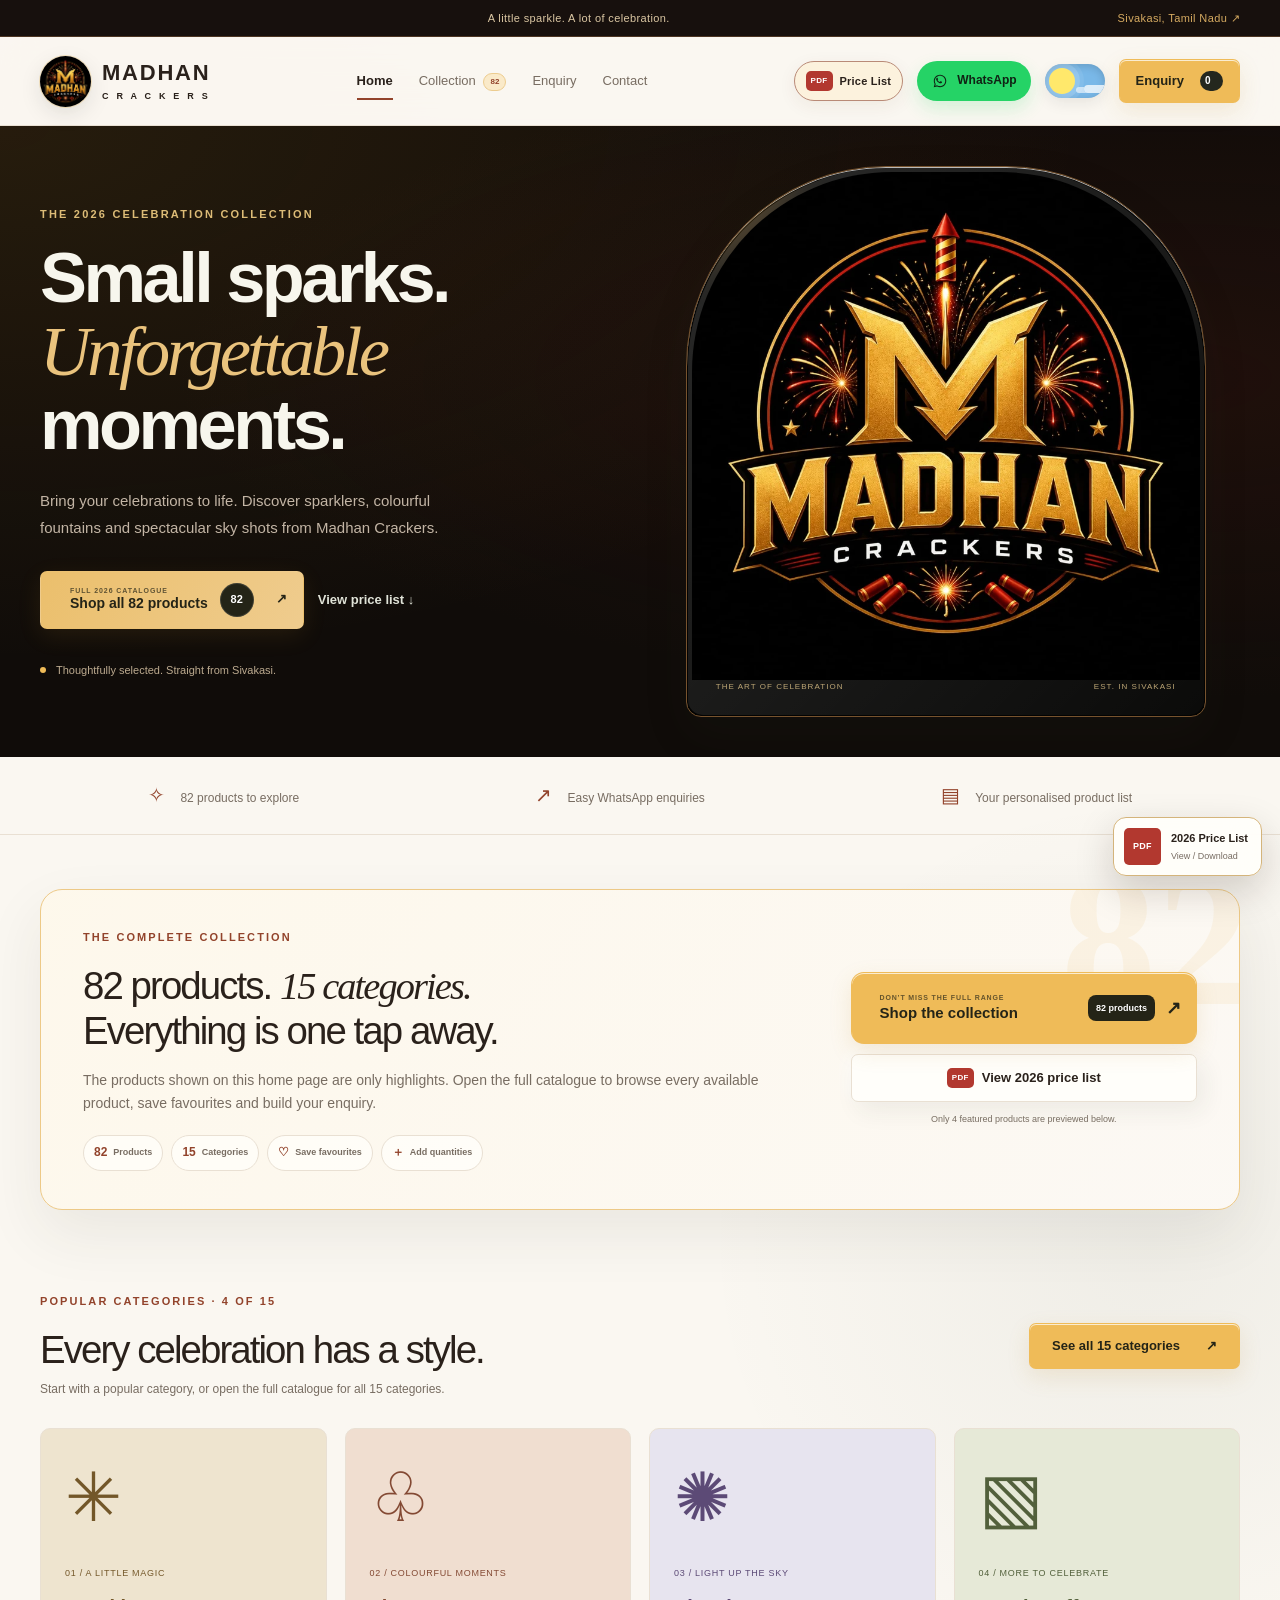
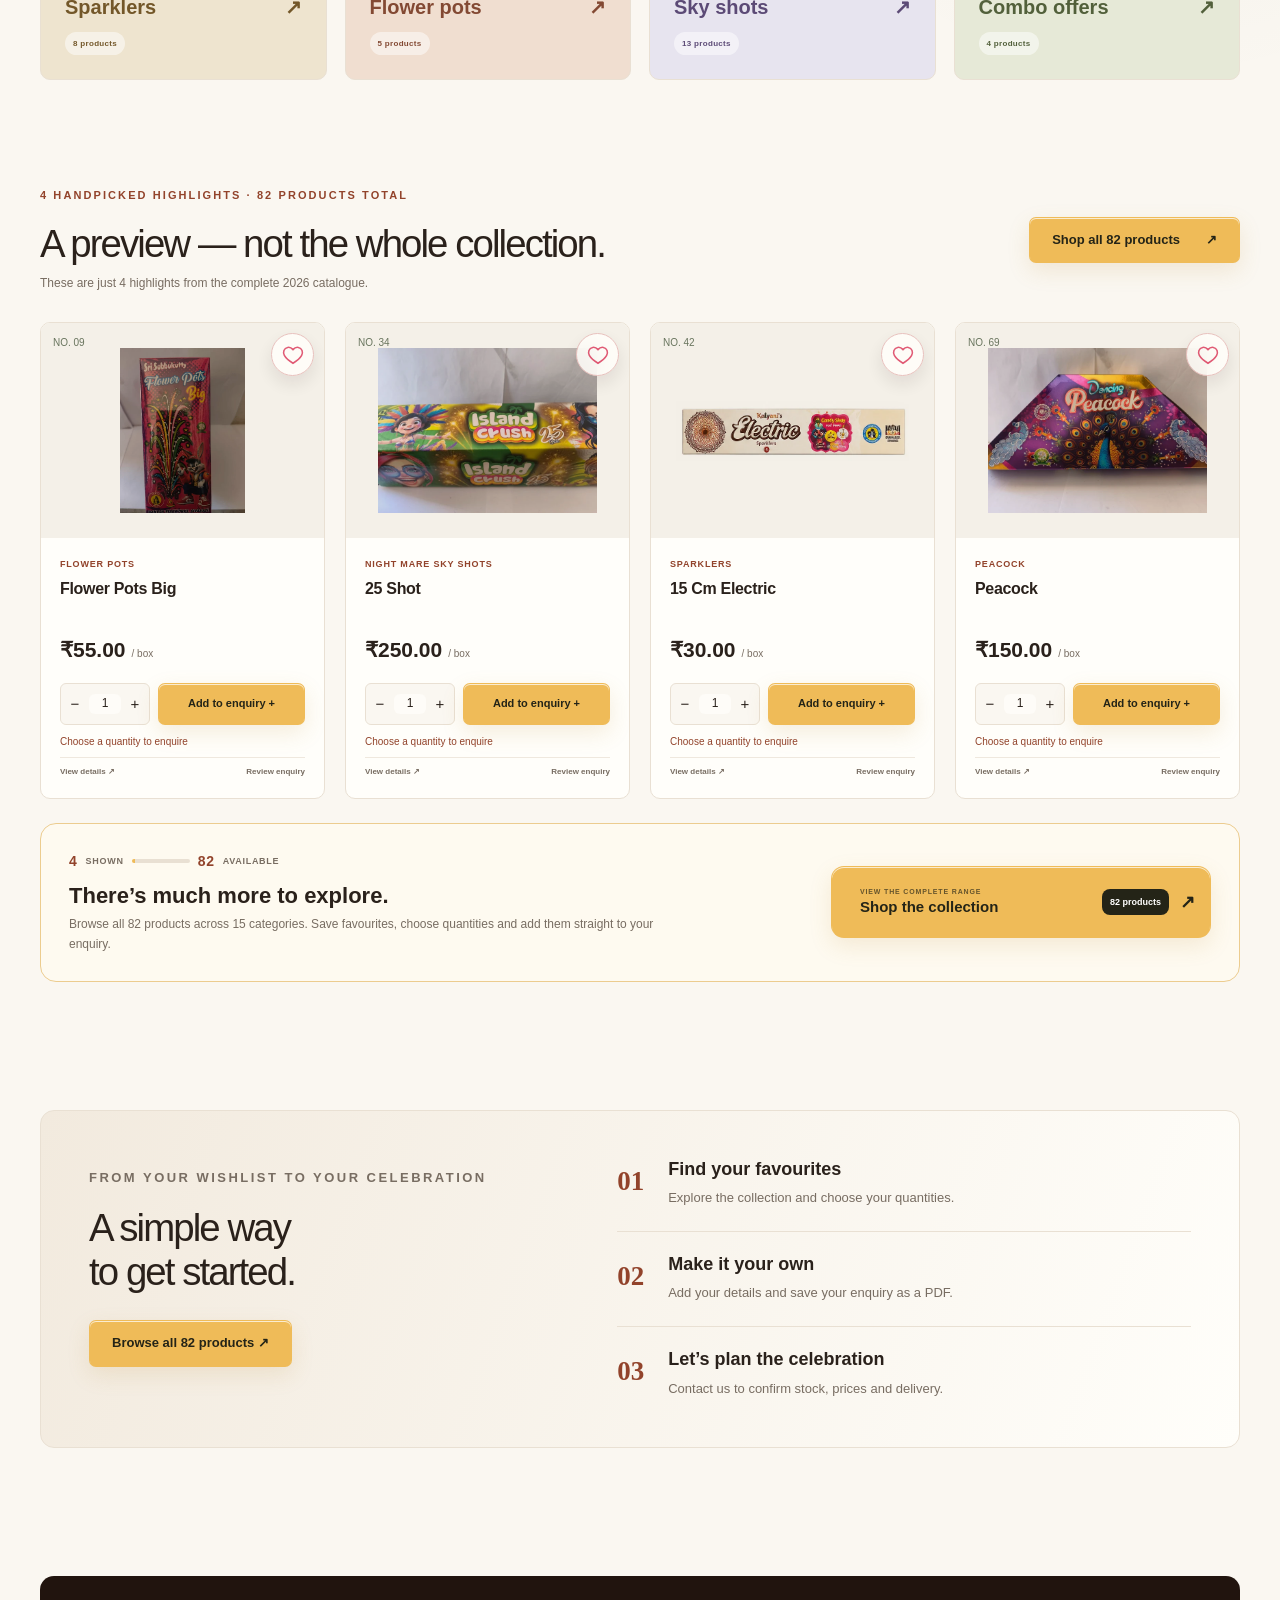
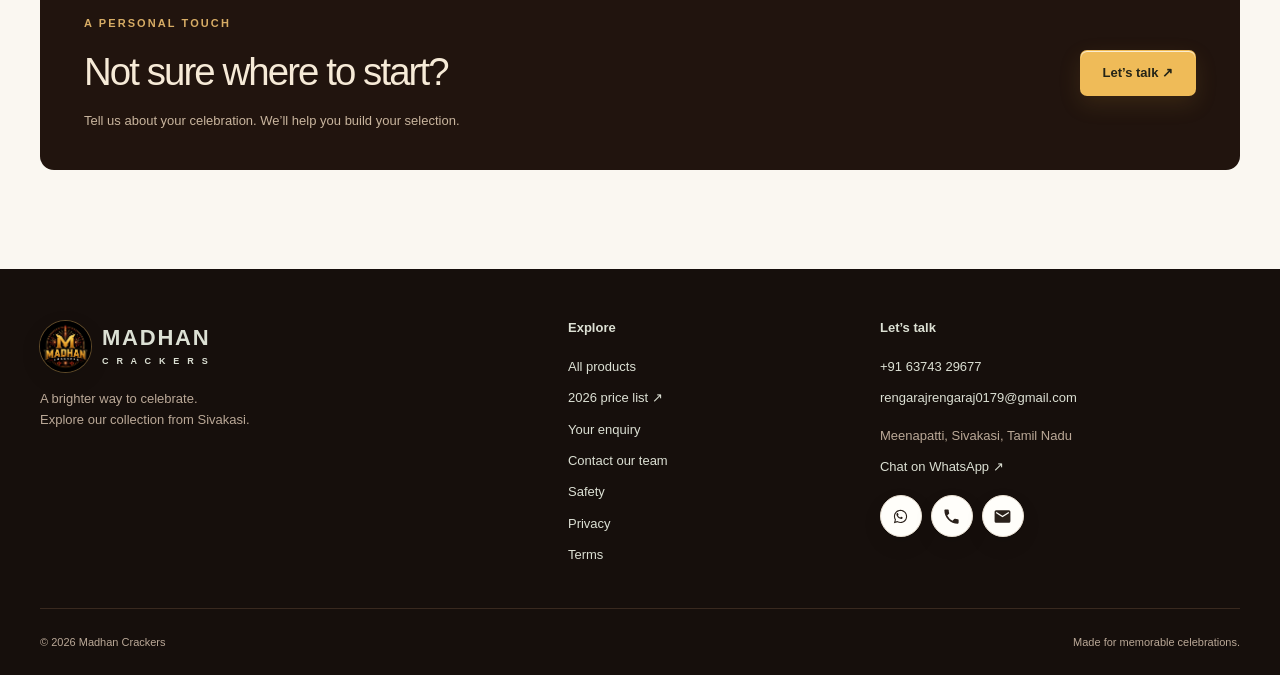
<file: index.html>
<!doctype html><html lang="en"><head><meta charset="utf-8"><meta name="viewport" content="width=device-width,initial-scale=1"><meta name="description" content="Explore Madhan Crackers, Sivakasi. Browse the 2026 collection and build your product enquiry."><meta name="theme-color" content="#161814"><title>Celebrate brighter | Madhan Crackers</title><link rel="icon" href="favicon.ico"><link rel="apple-touch-icon" href="apple-touch-icon.png"><meta property="og:type" content="website"><meta property="og:site_name" content="Madhan Crackers"><meta property="og:image" content="og-image.jpg"><link rel="stylesheet" href="styles.css?v=final1"><link rel="stylesheet" href="component-theme.css?v=5"><script defer src="data.js"></script><script defer src="app.js?v=cart4"></script><script defer src="components.js?v=5"></script></head><body><a class="skip" href="#main">Skip to content</a><div class="announcement">A little sparkle. A lot of celebration. <span>Sivakasi, Tamil Nadu ↗</span></div><header><div class="container nav"><a class="brand" href="index.html"><img src="logo.webp" alt=""><span>MADHAN<small>C R A C K E R S</small></span></a><nav id="navigation" aria-label="Main navigation"><a href="index.html">Home</a><a href="catalogue.html" >Collection <b class="nav-product-badge">82</b></a><a href="enquiry.html" >Enquiry</a><a href="contact.html">Contact</a></nav><div class="nav-actions"><a class="pdf-header-link" href="renga%202026.pdf" target="_blank" rel="noopener" aria-label="Open 2026 price list PDF"><span class="pdf-mini-badge">PDF</span><span class="pdf-header-text">Price List</span></a><a class="header-chat" data-wa aria-label="Chat on WhatsApp">WhatsApp ↗</a><button class="icon-button" id="themeToggle" aria-label="Switch colour theme">◐</button><a class="button small" href="enquiry.html">Enquiry <b id="cartCount">0</b></a><button class="icon-button menu-toggle" id="menuToggle" aria-label="Toggle navigation" aria-controls="navigation" aria-expanded="false">☰</button></div></div></header><main id="main"><section class="hero"><div class="container hero-grid"><div class="hero-copy"><p class="eyebrow">THE 2026 CELEBRATION COLLECTION</p><h1>Small sparks.<br><em>Unforgettable</em><br>moments.</h1><p>Bring your celebrations to life. Discover sparklers, colourful fountains and spectacular sky shots from Madhan Crackers.</p><div class="actions"><a class="button collection-primary uiverse-starburst" href="catalogue.html"><span class="collection-btn-copy"><small>FULL 2026 CATALOGUE</small>Shop all 82 products</span><b class="collection-count-badge">82</b><span aria-hidden="true">↗</span></a><a class="text-link" href="renga%202026.pdf" target="_blank" rel="noopener">View price list ↓</a></div><div class="hero-note"><span class="gold-dot"></span> Thoughtfully selected. Straight from Sivakasi.</div></div><div class="hero-art"><img src="logo.webp" alt="Madhan Crackers gold fireworks emblem" fetchpriority="high"><div class="art-caption"><span>THE ART OF CELEBRATION</span><span>EST. IN SIVAKASI</span></div></div></div></section><div class="benefits"><div class="container"><span>✧ <b>82 products to explore</b></span><span>↗ <b>Easy WhatsApp enquiries</b></span><span>▤ <b>Your personalised product list</b></span></div></div><section class="container collection-gateway" aria-label="Browse the complete 2026 collection"><div class="collection-gateway-copy"><p class="eyebrow">THE COMPLETE COLLECTION</p><h2>82 products. <em>15 categories.</em><br>Everything is one tap away.</h2><p>The products shown on this home page are only highlights. Open the full catalogue to browse every available product, save favourites and build your enquiry.</p><div class="collection-proof"><span><b>82</b> Products</span><span><b>15</b> Categories</span><span><b>♡</b> Save favourites</span><span><b>＋</b> Add quantities</span></div></div><div class="collection-gateway-actions"><a class="button collection-mega-cta uiverse-starburst" href="catalogue.html"><span><small>DON’T MISS THE FULL RANGE</small>Shop the collection</span><b>82 products</b><i>↗</i></a><a class="outline collection-price-cta" href="renga%202026.pdf" target="_blank" rel="noopener"><span class="pdf-mini-badge">PDF</span> View 2026 price list</a><small>Only 4 featured products are previewed below.</small></div></section><section class="container section"><div class="section-heading category-heading"><div><p class="eyebrow">POPULAR CATEGORIES · 4 OF 15</p><h2>Every celebration has a style.</h2><p class="section-support">Start with a popular category, or open the full catalogue for all 15 categories.</p></div><a class="button collection-section-cta" href="catalogue.html">See all 15 categories <span>↗</span></a></div><div class="category-tiles"><a href="catalogue.html?category=SPARKLERS"><span class="category-art">✳</span><small>01 / A LITTLE MAGIC</small><h3>Sparklers <span>↗</span></h3><b class="tile-count">8 products</b></a><a href="catalogue.html?category=FLOWER%20POTS"><span class="category-art">♧</span><small>02 / COLOURFUL MOMENTS</small><h3>Flower pots <span>↗</span></h3><b class="tile-count">5 products</b></a><a href="catalogue.html?category=NIGHT%20MARE%20SKY%20SHOTS"><span class="category-art">✺</span><small>03 / LIGHT UP THE SKY</small><h3>Sky shots <span>↗</span></h3><b class="tile-count">13 products</b></a><a href="catalogue.html?category=COMBO%20OFFERS"><span class="category-art">▧</span><small>04 / MORE TO CELEBRATE</small><h3>Combo offers <span>↗</span></h3><b class="tile-count">4 products</b></a></div></section><section class="container section featured"><div class="section-heading"><div><p class="eyebrow">4 HANDPICKED HIGHLIGHTS · 82 PRODUCTS TOTAL</p><h2>A preview — not the whole collection.</h2><p class="section-support">These are just 4 highlights from the complete 2026 catalogue.</p></div><a class="button collection-section-cta" href="catalogue.html">Shop all 82 products <span>↗</span></a></div><div id="featuredGrid" class="product-grid"></div><div class="featured-collection-cta"><div><span class="featured-progress"><b>4</b> shown <i></i> <strong>82</strong> available</span><h3>There’s much more to explore.</h3><p>Browse all 82 products across 15 categories. Save favourites, choose quantities and add them straight to your enquiry.</p></div><a class="button collection-mega-cta uiverse-starburst" href="catalogue.html"><span><small>VIEW THE COMPLETE RANGE</small>Shop the collection</span><b>82 products</b><i>↗</i></a></div></section><section class="container section"><div class="journey"><div><p class="eyebrow">FROM YOUR WISHLIST TO YOUR CELEBRATION</p><h2>A simple way<br>to get started.</h2><a class="button" href="catalogue.html">Browse all 82 products ↗</a></div><ol><li><b>01</b><div><h3>Find your favourites</h3><p>Explore the collection and choose your quantities.</p></div></li><li><b>02</b><div><h3>Make it your own</h3><p>Add your details and save your enquiry as a PDF.</p></div></li><li><b>03</b><div><h3>Let’s plan the celebration</h3><p>Contact us to confirm stock, prices and delivery.</p></div></li></ol></div></section><section class="container section"><div class="celebrate-banner"><div><p class="eyebrow">A PERSONAL TOUCH</p><h2>Not sure where to start?</h2><p>Tell us about your celebration. We’ll help you build your selection.</p></div><a class="button" href="contact.html">Let’s talk ↗</a></div></section></main><footer><div class="container footer-grid"><div><a class="brand" href="index.html"><img src="logo.webp" alt=""><span>MADHAN<small>C R A C K E R S</small></span></a><p>A brighter way to celebrate.<br>Explore our collection from Sivakasi.</p></div><div><h3>Explore</h3><a href="catalogue.html">All products</a><a href="renga%202026.pdf" target="_blank" rel="noopener">2026 price list ↗</a><a href="enquiry.html">Your enquiry</a><a href="contact.html">Contact our team</a><a href="safety.html">Safety</a><a href="privacy.html">Privacy</a><a href="terms.html">Terms</a></div><div><h3>Let’s talk</h3><a href="tel:+916374329677">+91 63743 29677</a><a href="mailto:rengarajrengaraj0179@gmail.com">rengarajrengaraj0179@gmail.com</a><p>Meenapatti, Sivakasi, Tamil Nadu</p><a data-wa>Chat on WhatsApp ↗</a></div></div><div class="container footer-bottom"><span>© <span id="year">2026</span> Madhan Crackers</span><span>Made for memorable celebrations.</span></div></footer><div class="mobile-dock" aria-label="Quick navigation"><a href="index.html"><span>⌂</span>Home</a><a class="mobile-products-link" href="catalogue.html"><span>✧<b>82</b></span>Products</a><a href="enquiry.html"><span>▤ <b data-cart-count>0</b></span>Enquiry</a><a data-wa><span>↗</span>WhatsApp</a></div><div id="toast" role="status" aria-live="polite"></div></body></html>
</file>
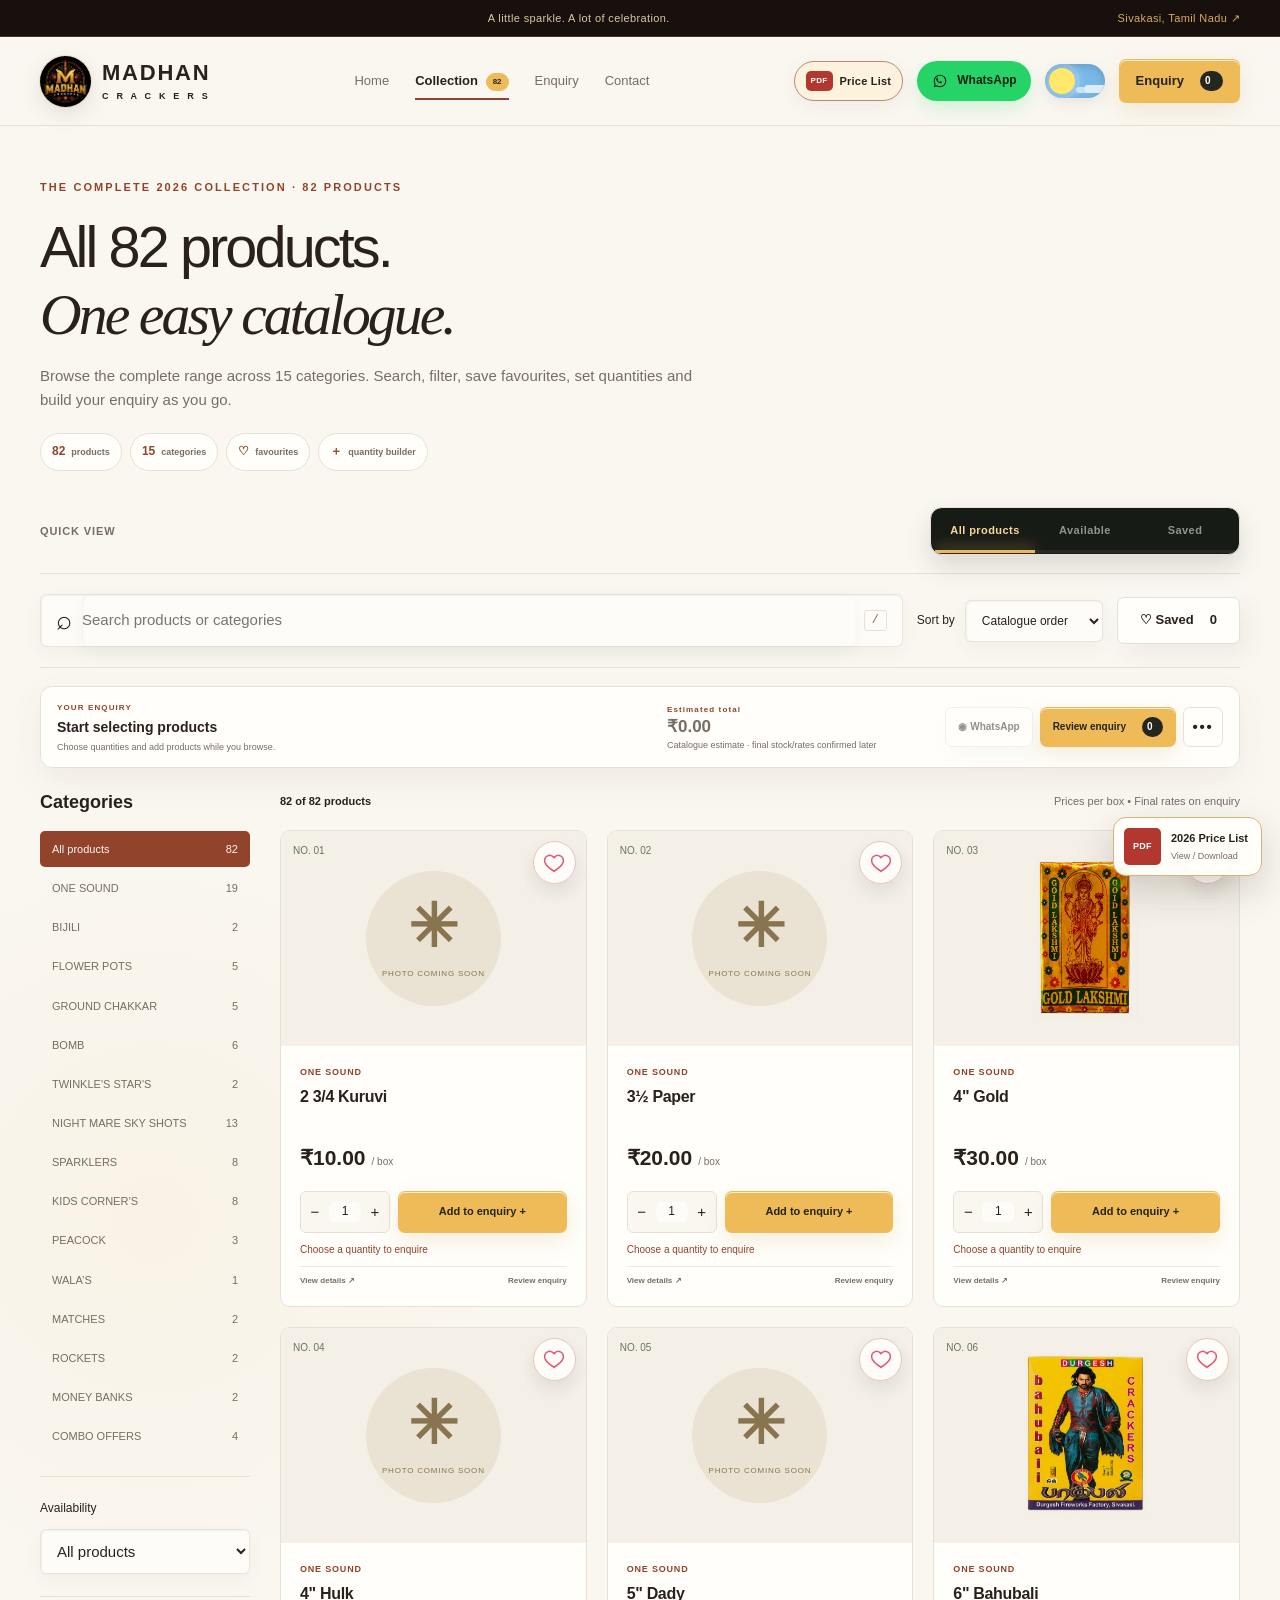
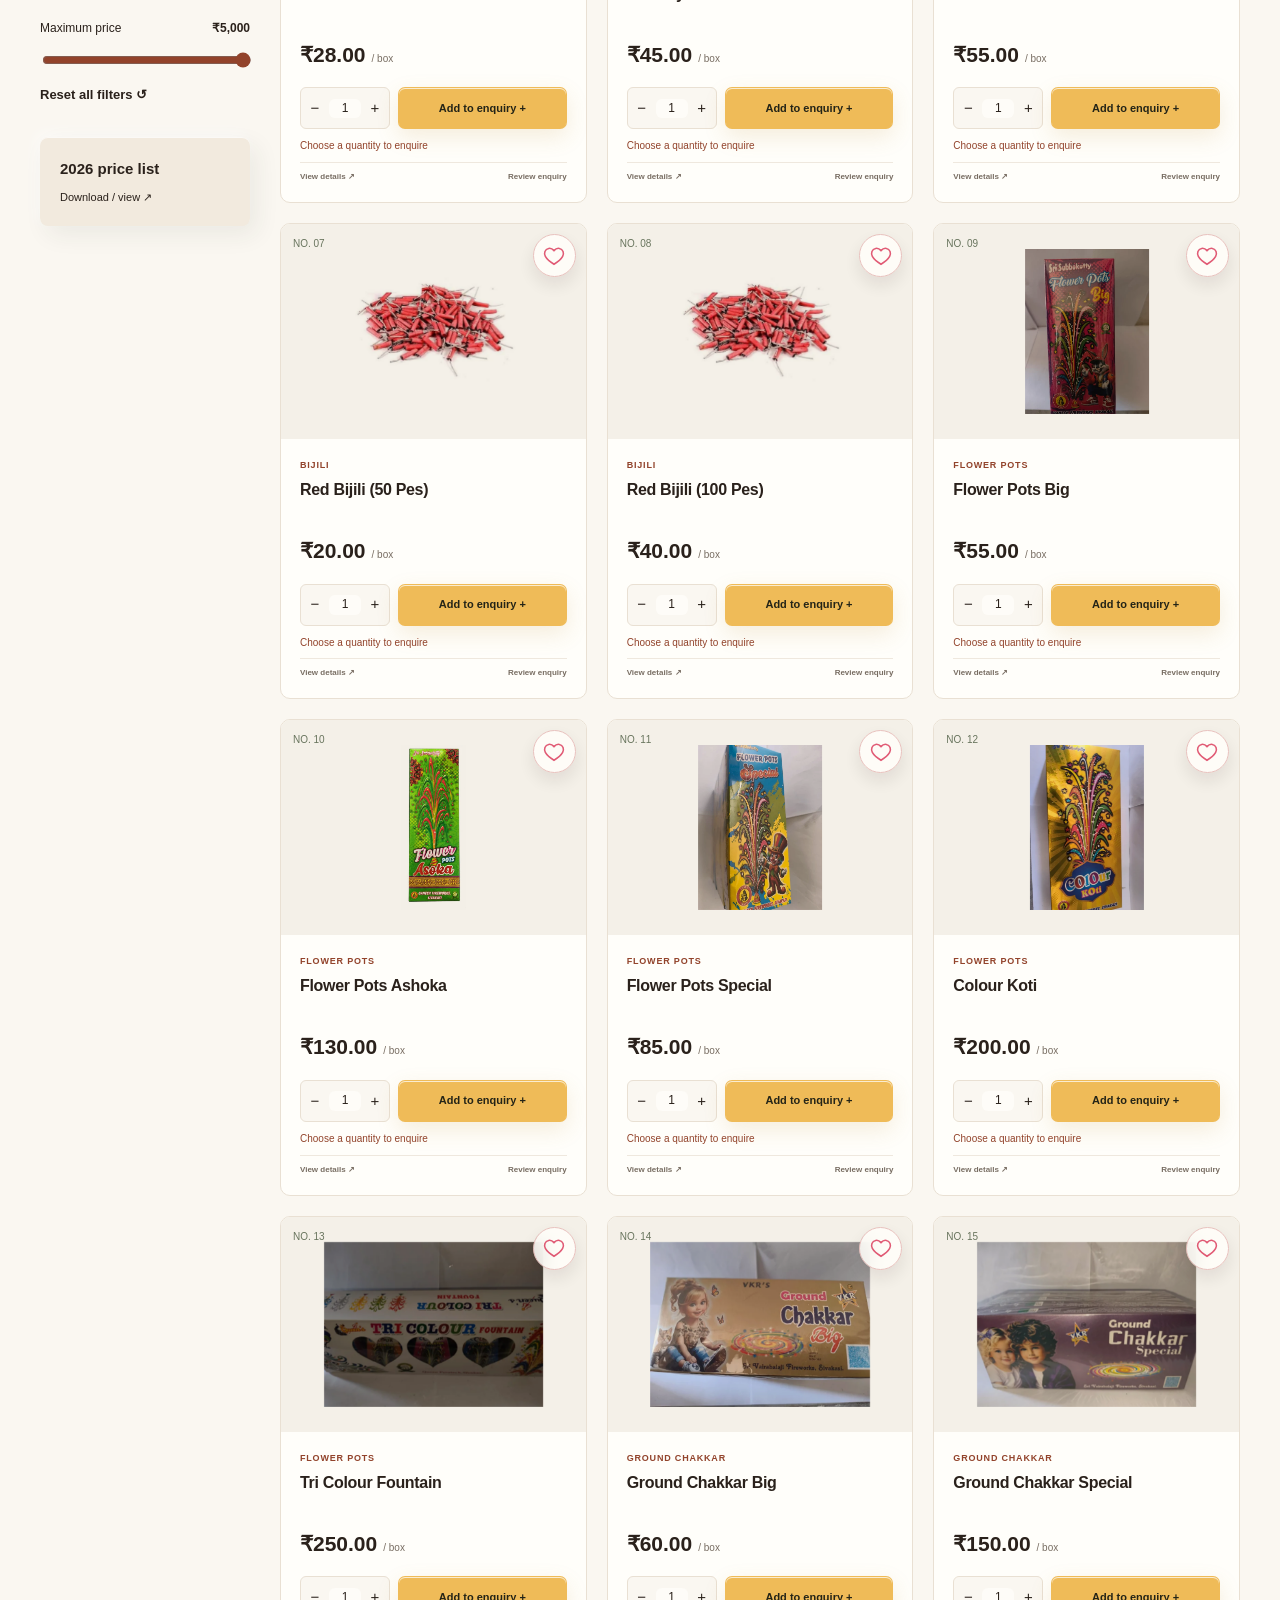
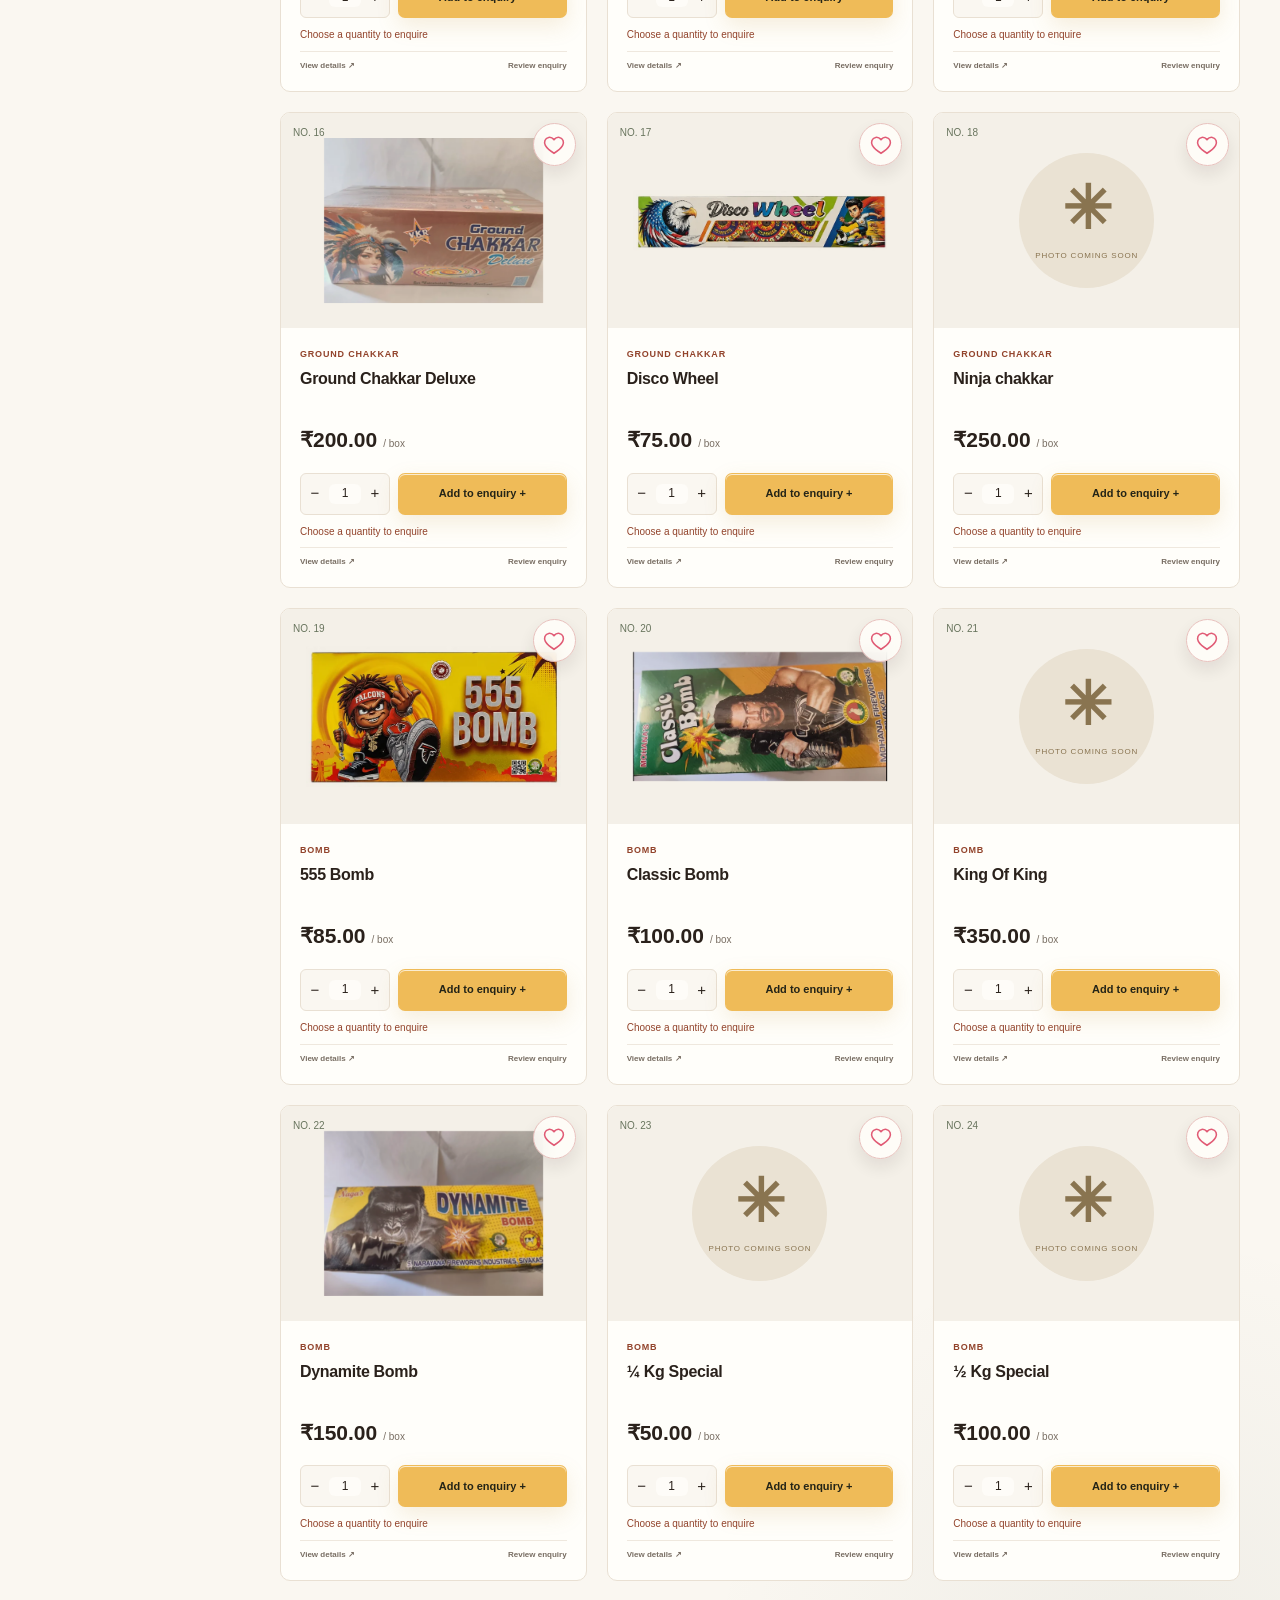
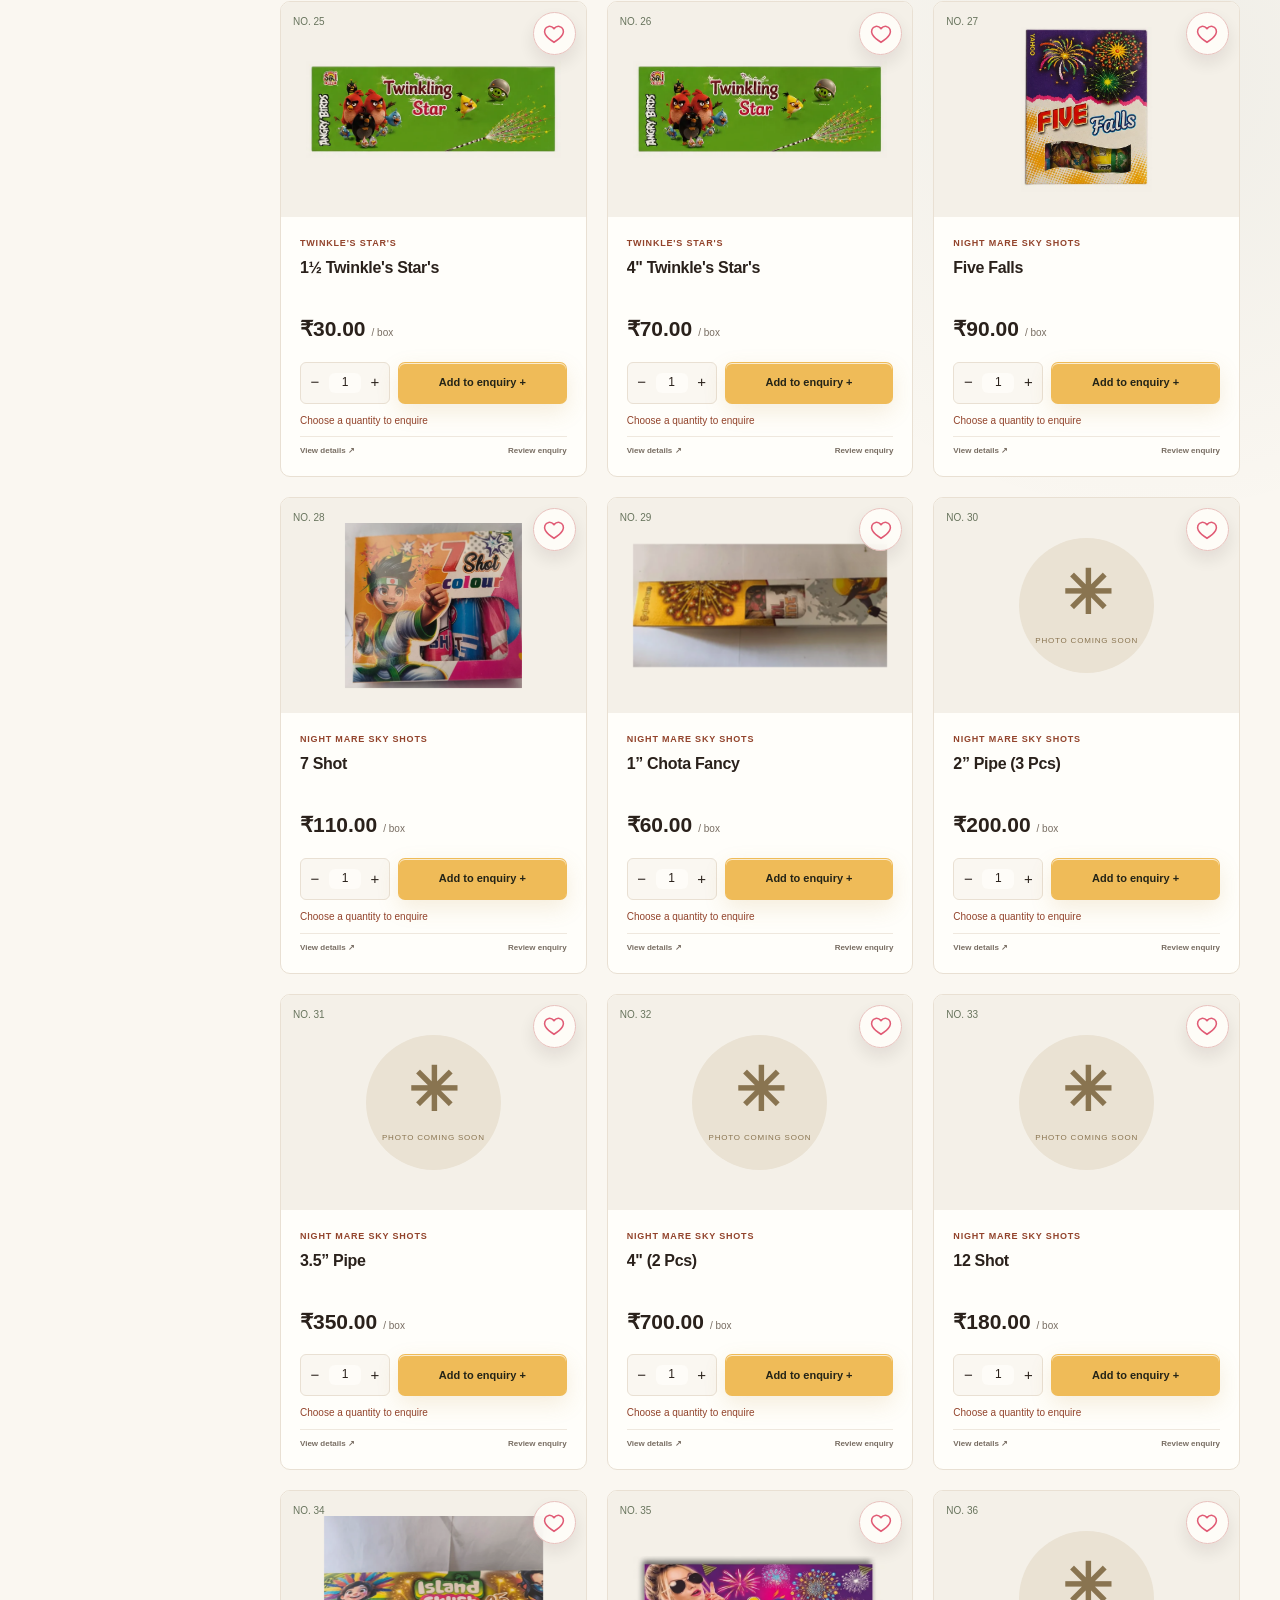
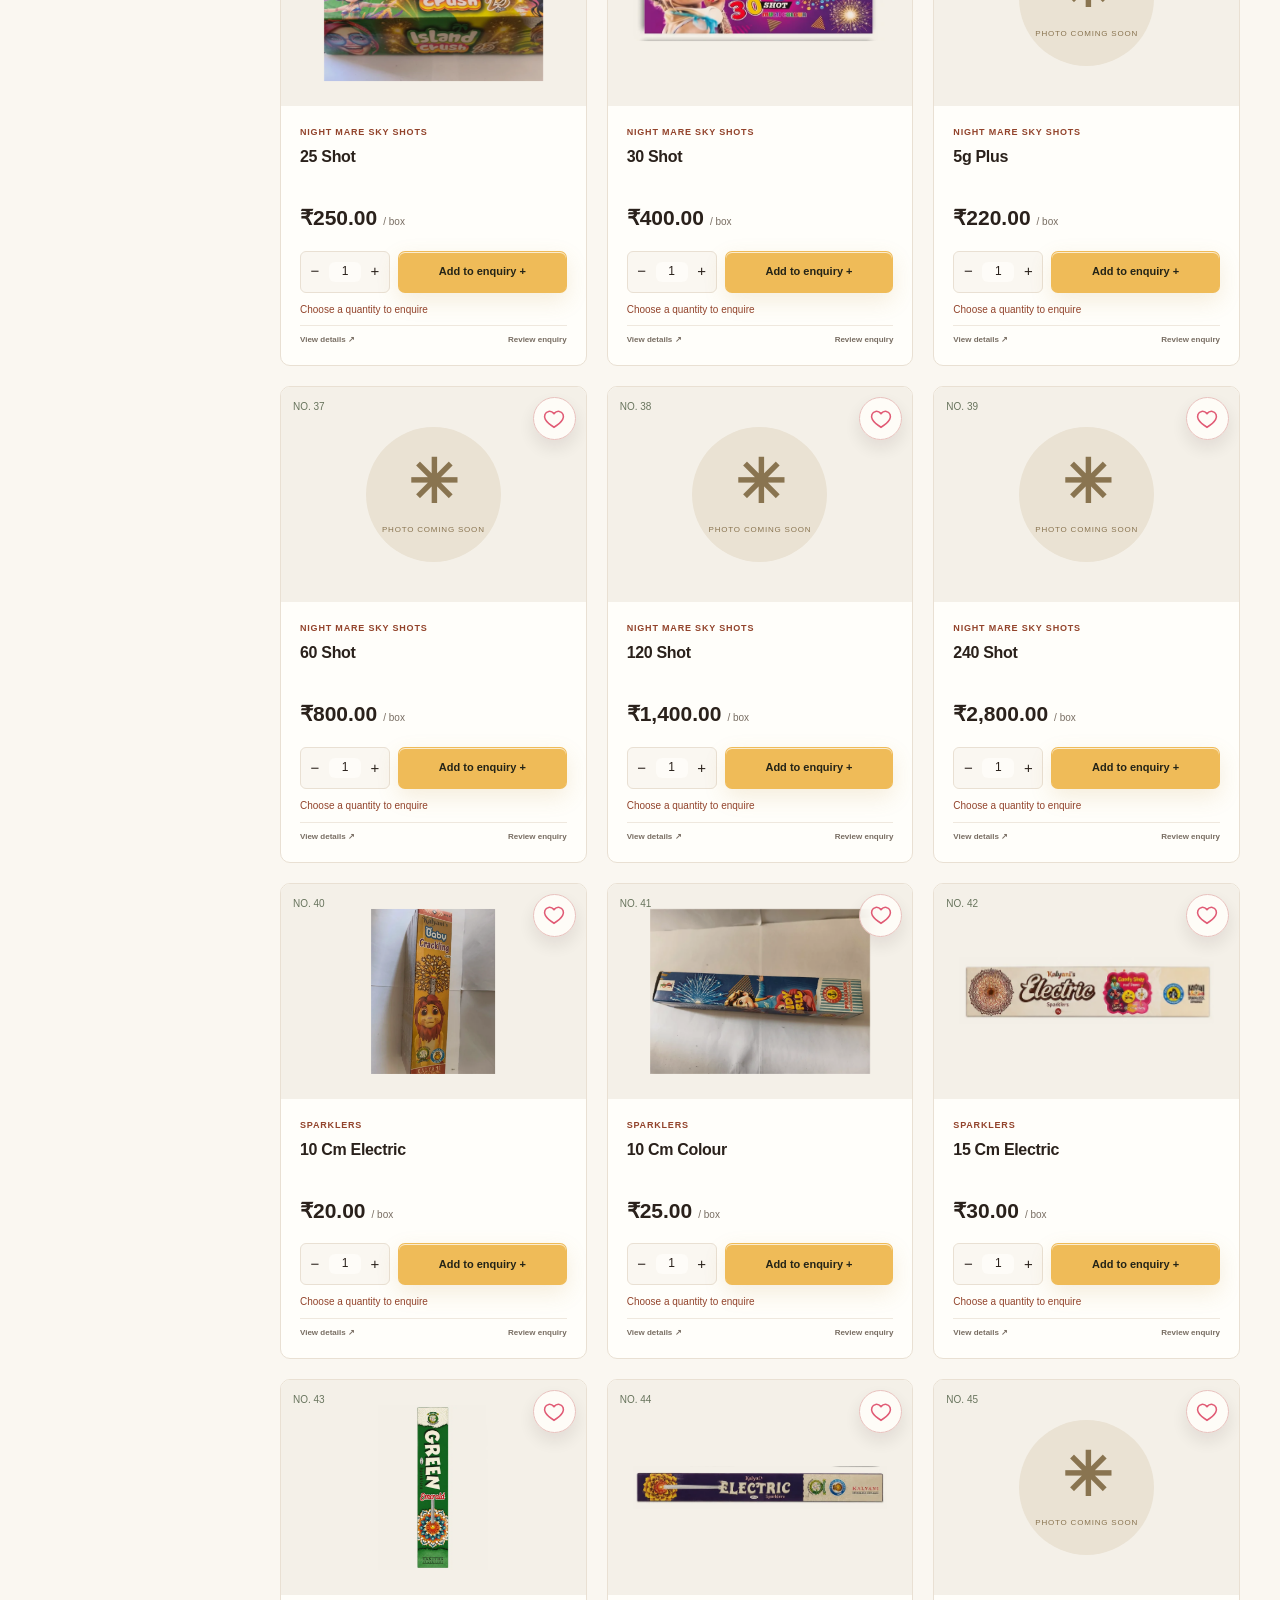
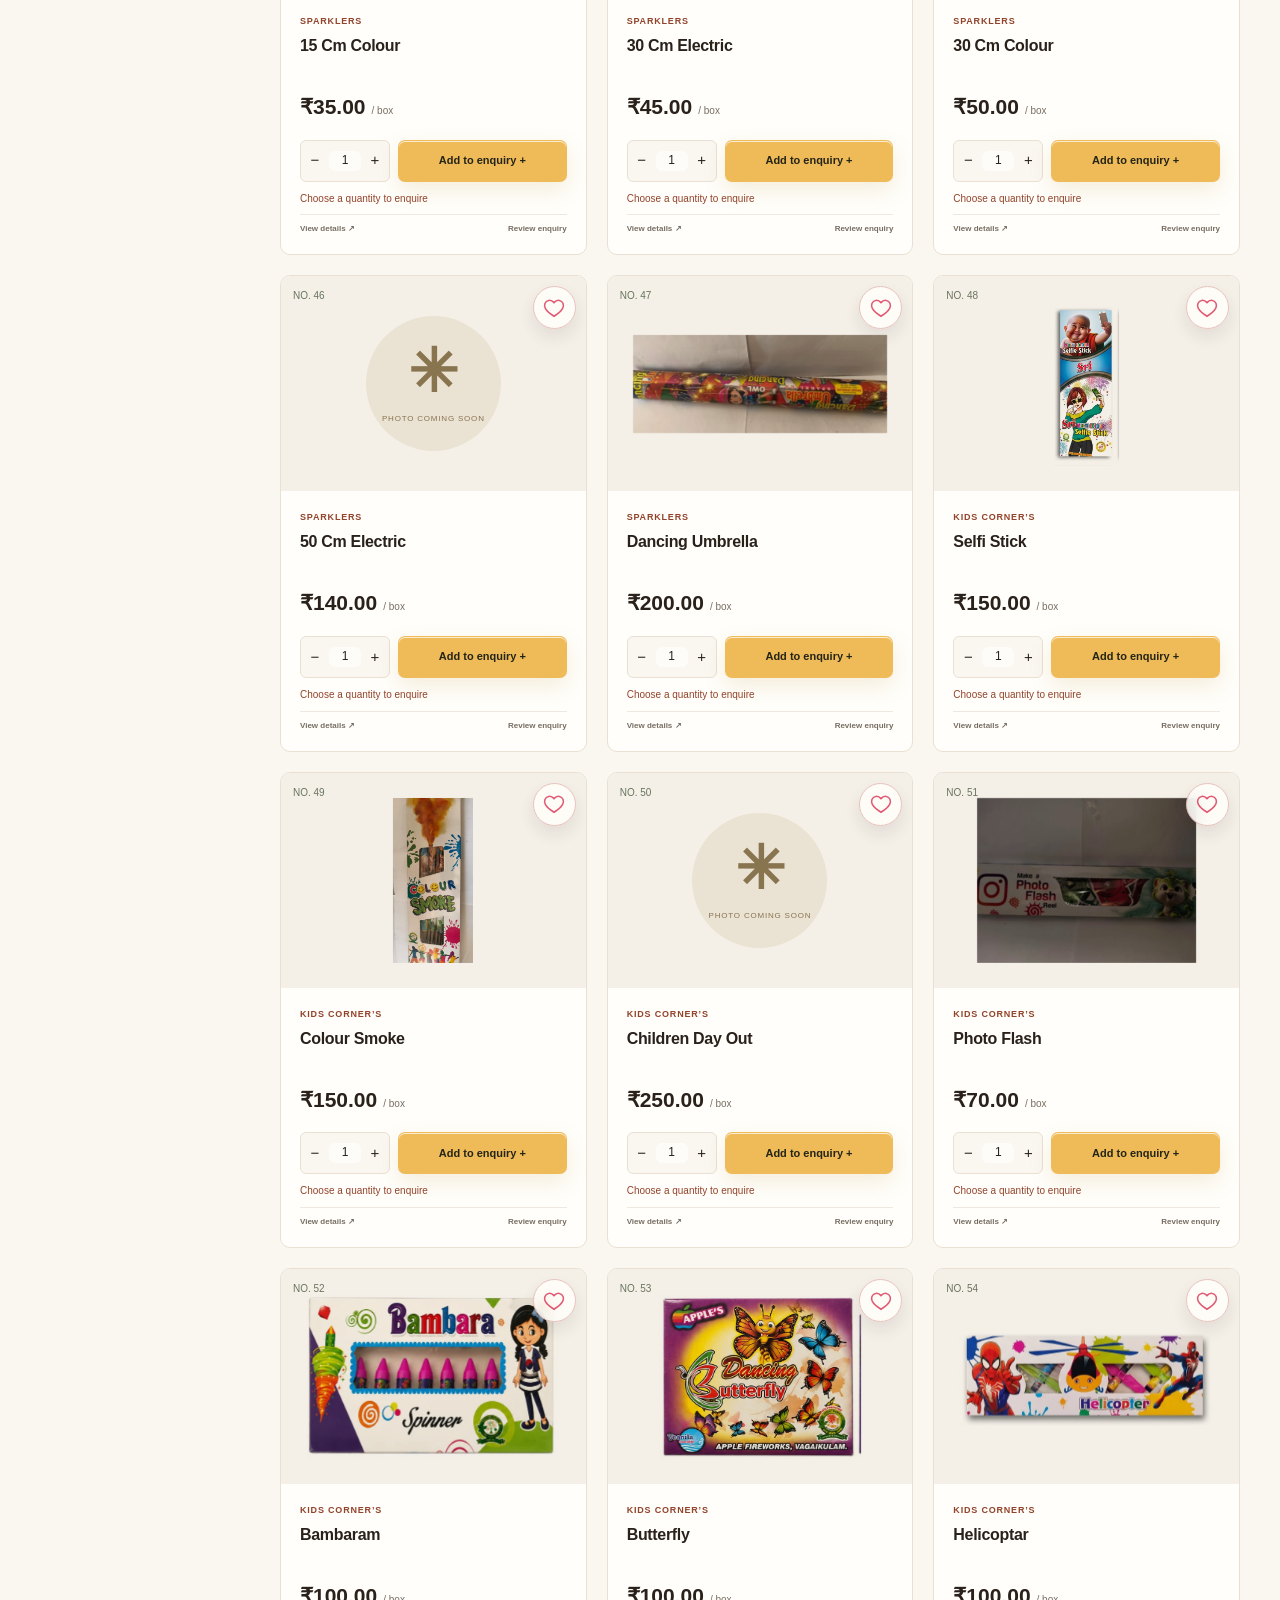
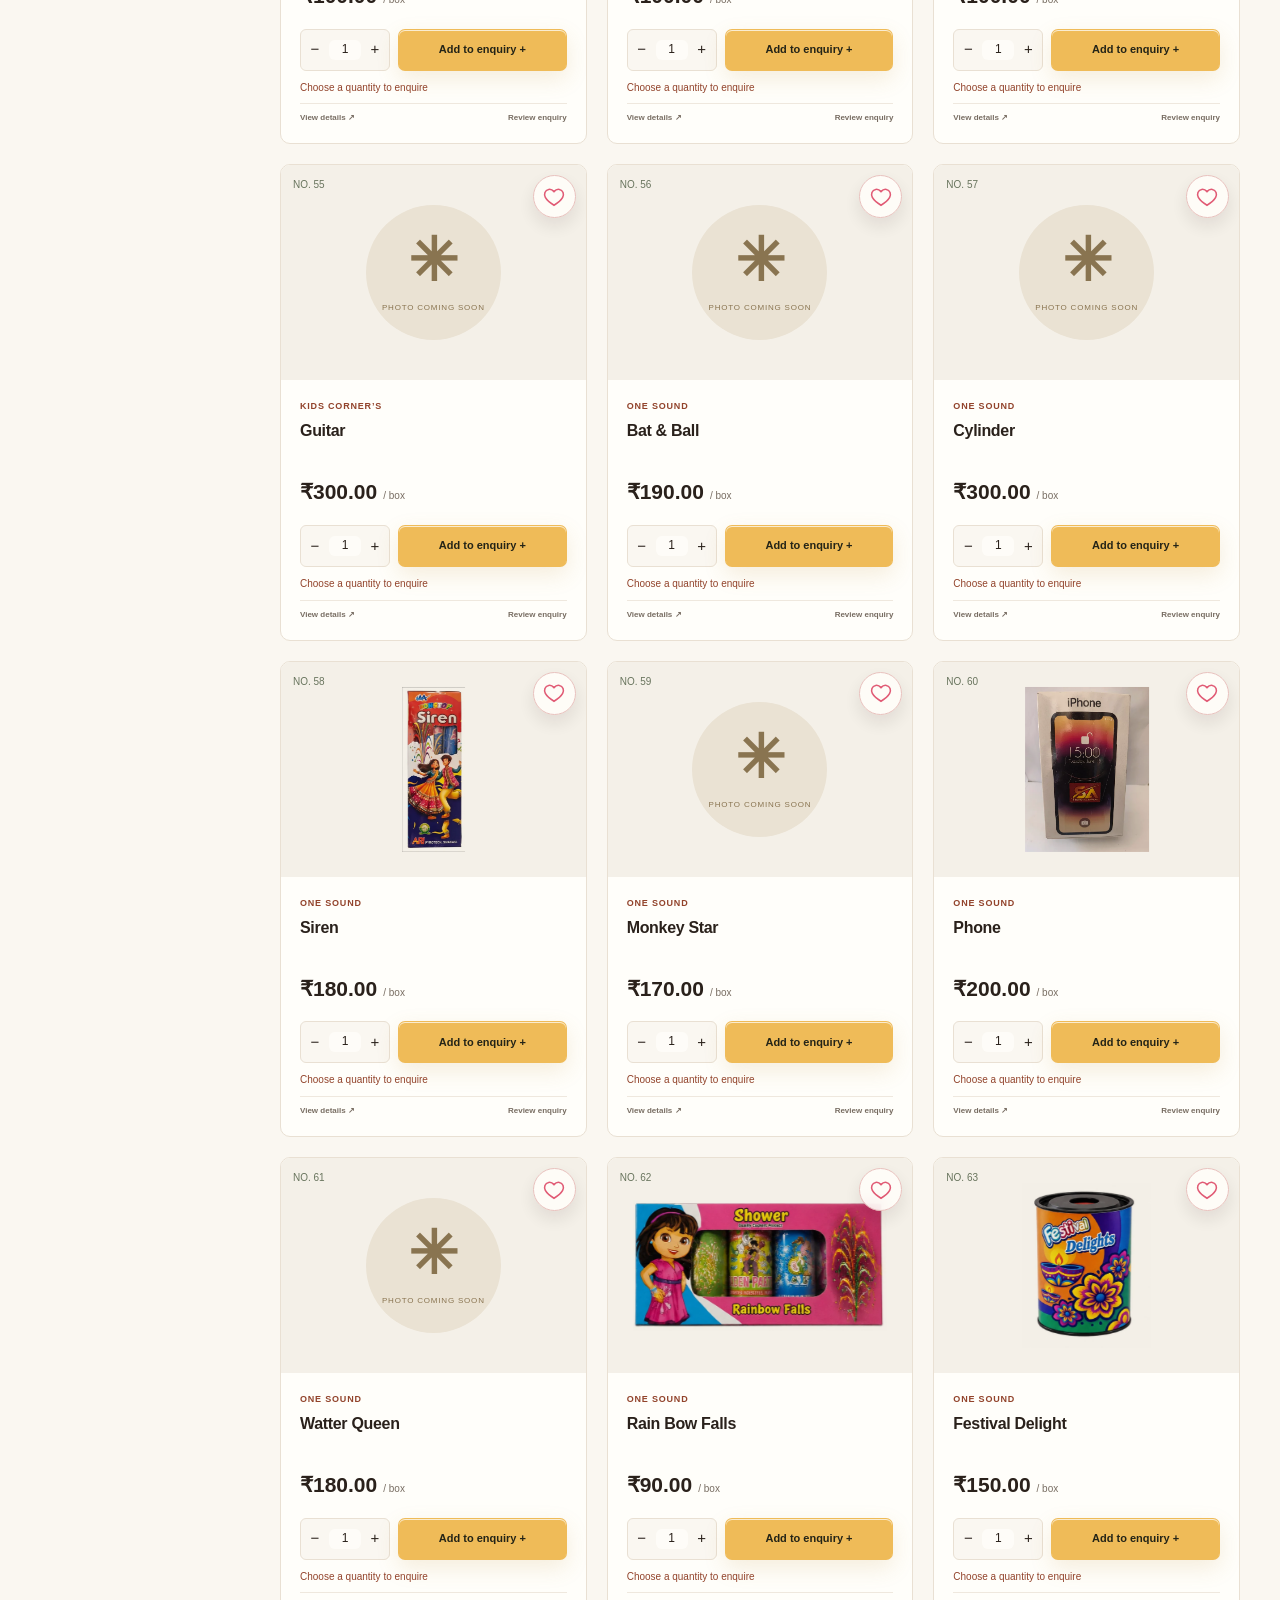
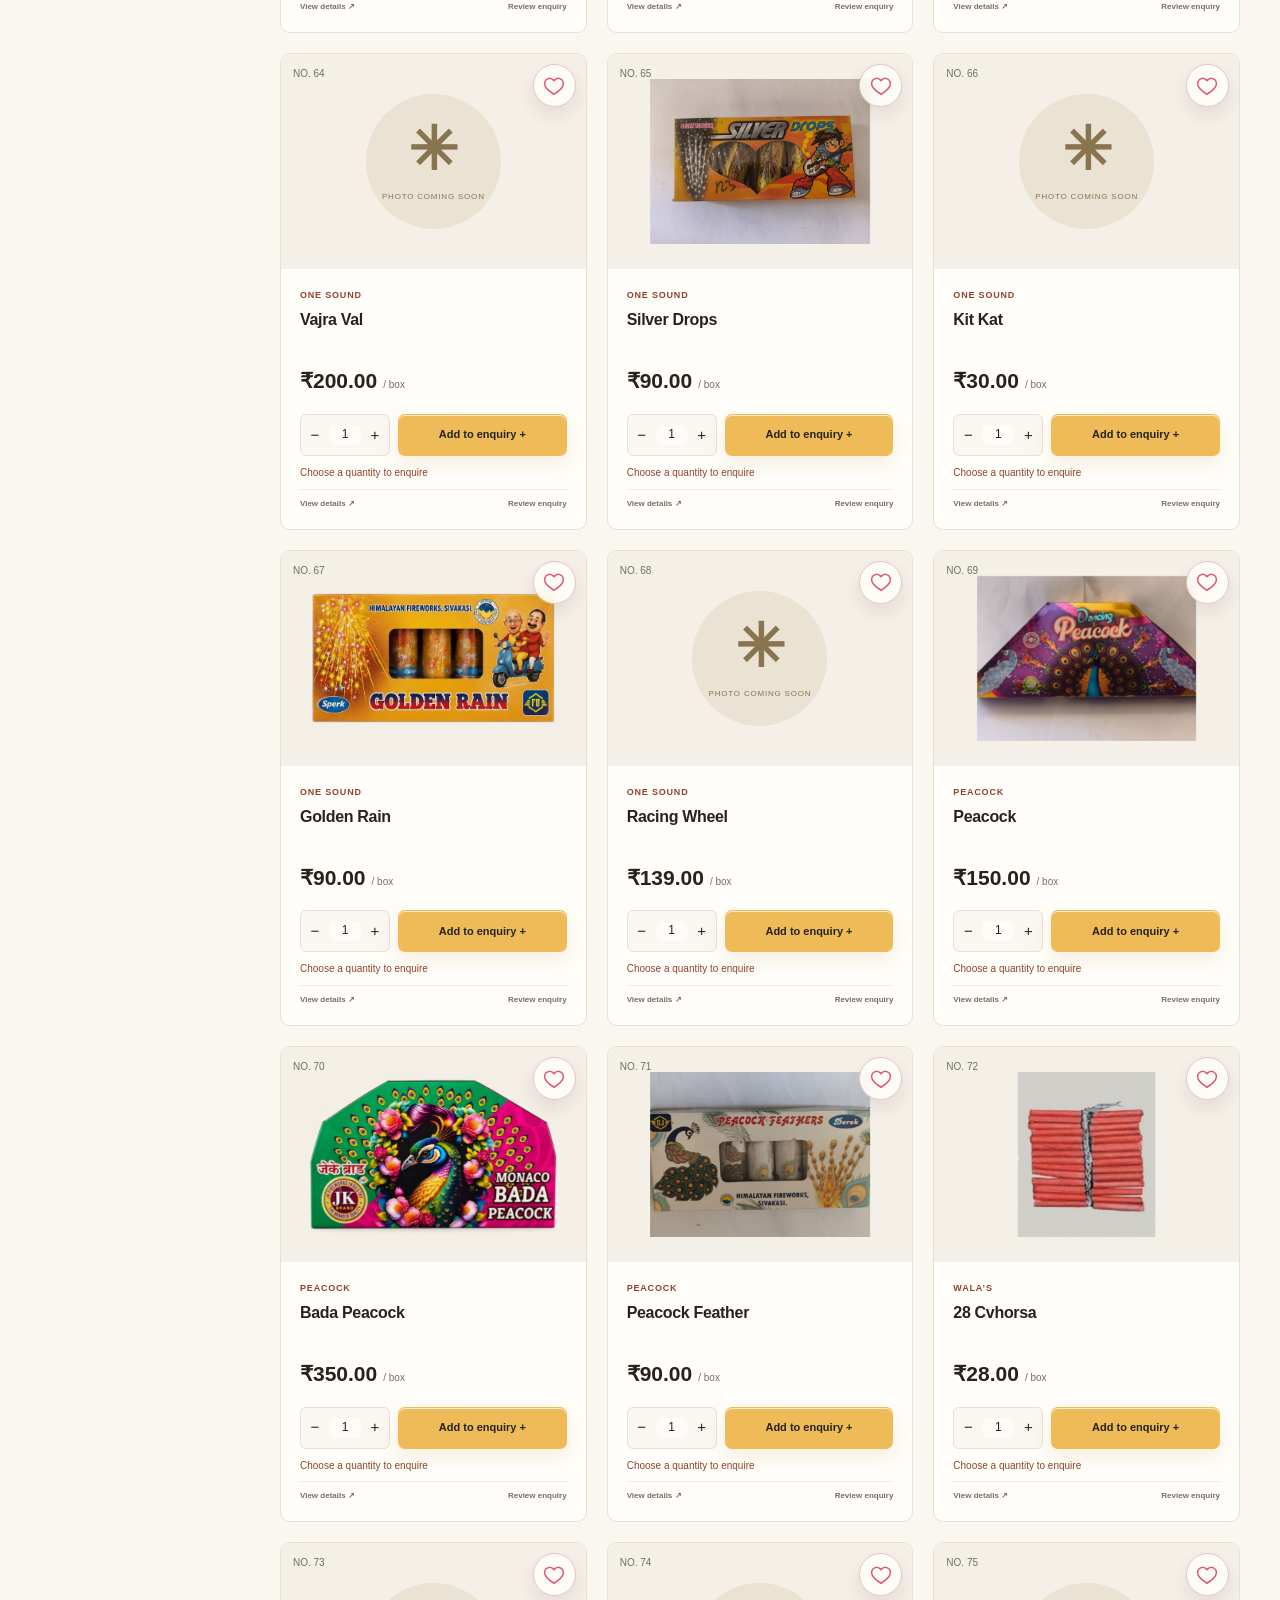
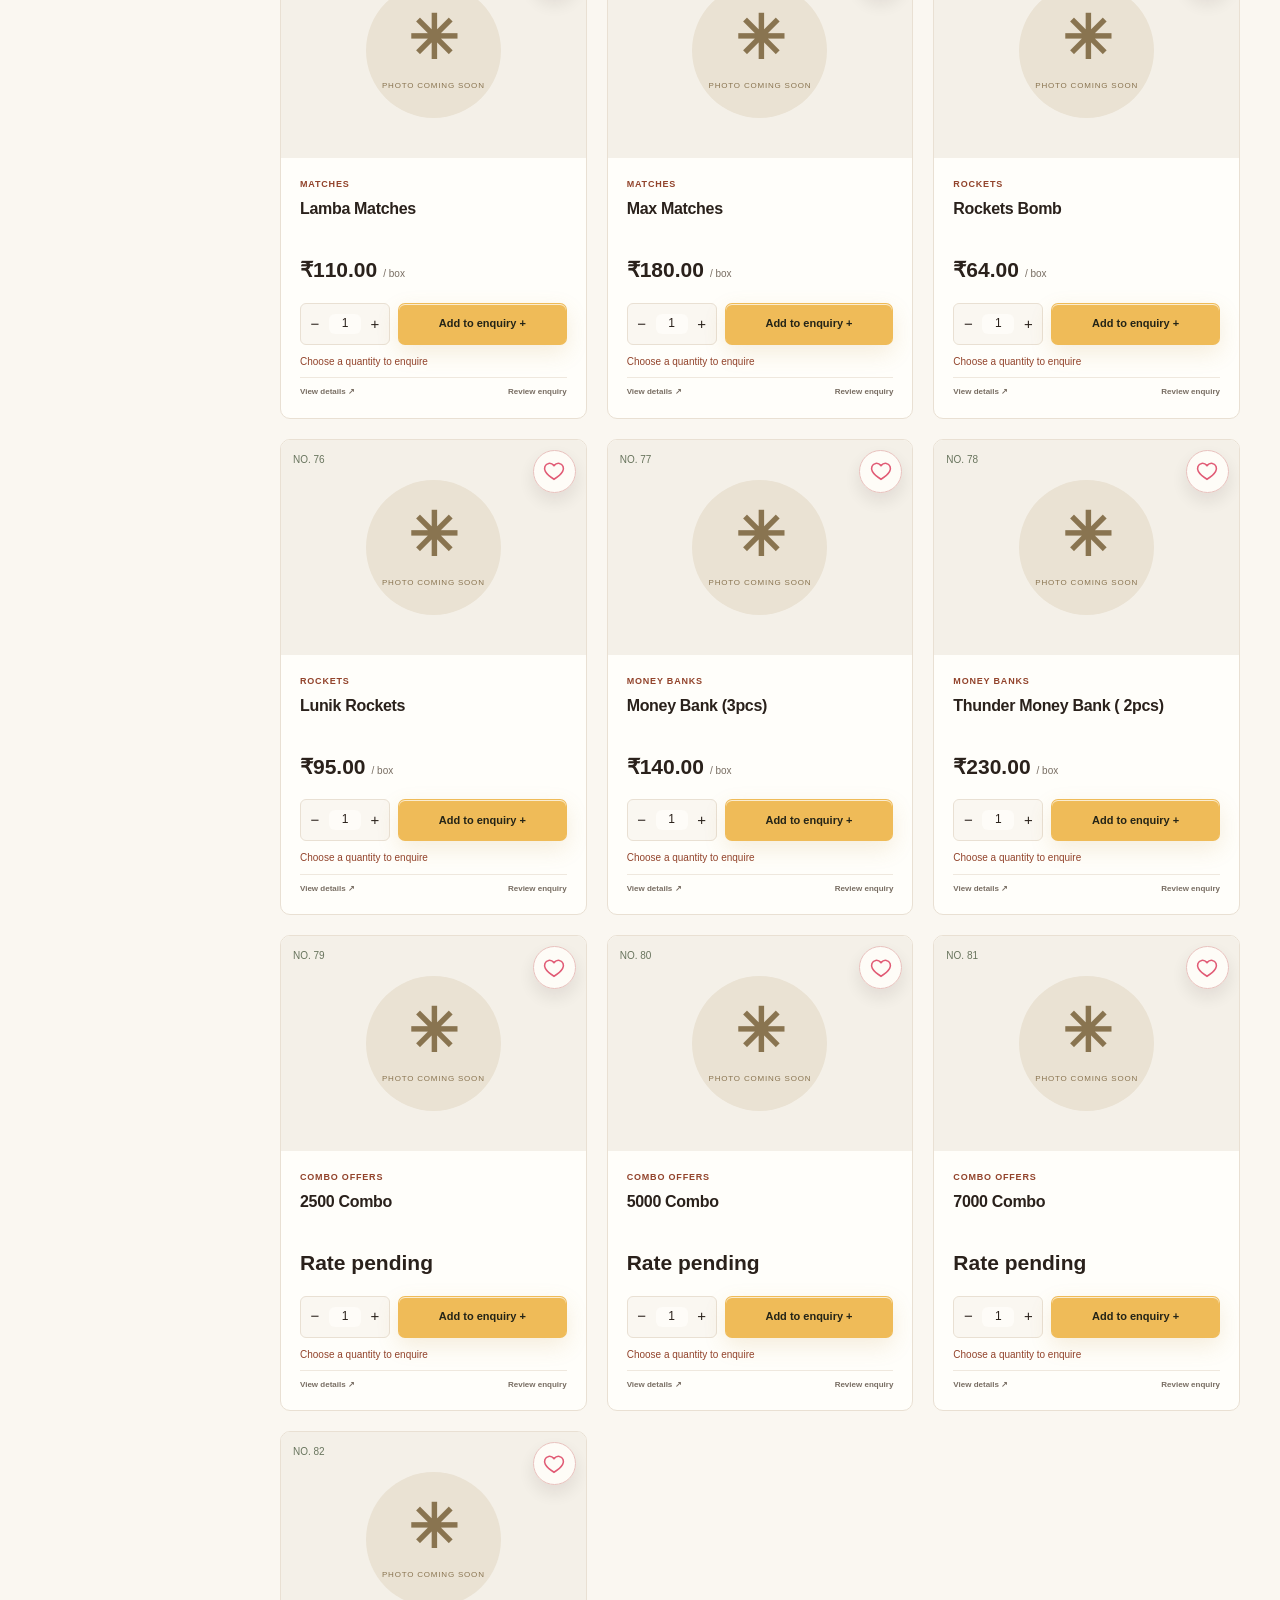
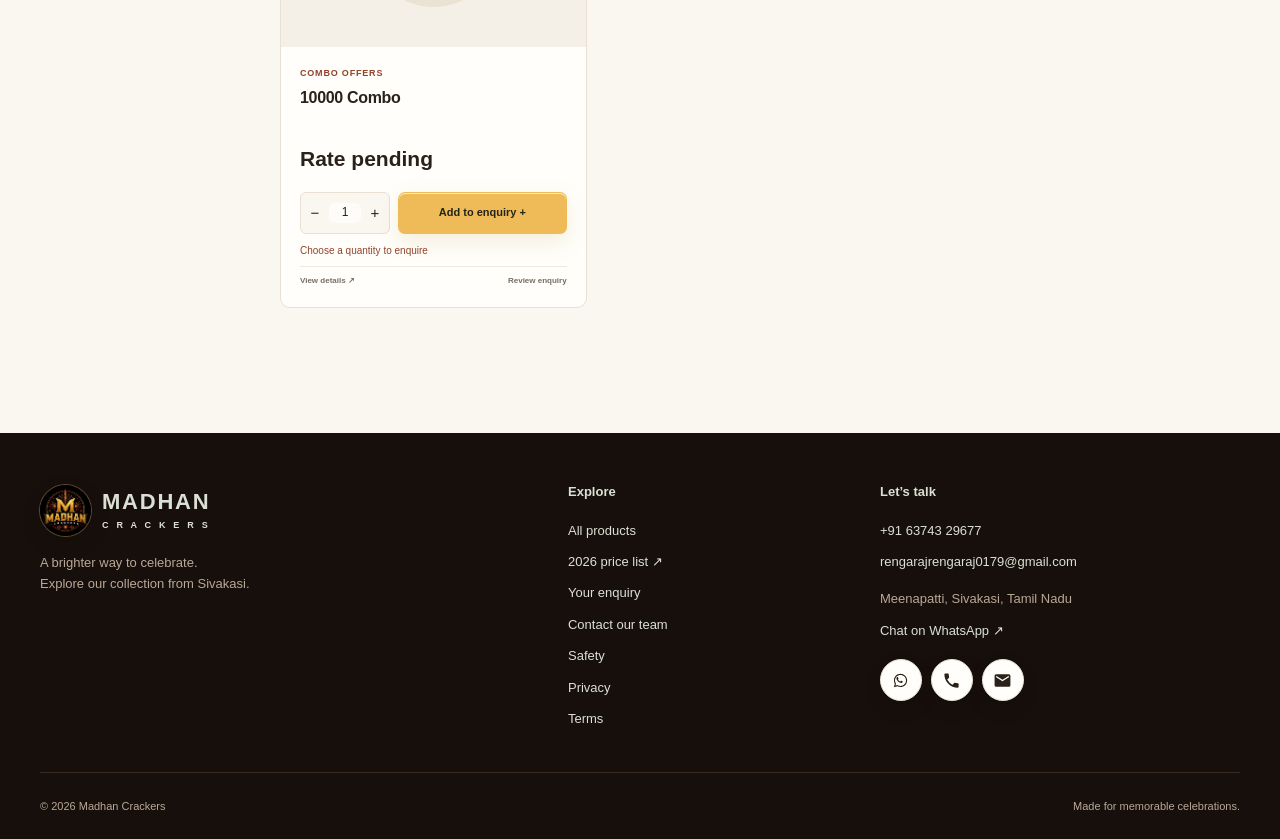
<file: catalogue.html>
<!doctype html><html lang="en"><head><meta charset="utf-8"><meta name="viewport" content="width=device-width,initial-scale=1"><meta name="description" content="Explore Madhan Crackers, Sivakasi. Browse the 2026 collection and build your product enquiry."><meta name="theme-color" content="#161814"><title>Collection | Madhan Crackers</title><link rel="icon" href="favicon.ico"><link rel="apple-touch-icon" href="apple-touch-icon.png"><meta property="og:type" content="website"><meta property="og:site_name" content="Madhan Crackers"><meta property="og:image" content="og-image.jpg"><link rel="stylesheet" href="styles.css?v=final1"><link rel="stylesheet" href="component-theme.css?v=6"><script defer src="data.js"></script><script defer src="app.js?v=collection6"></script><script defer src="components.js?v=6"></script></head><body><a class="skip" href="#main">Skip to content</a><div class="announcement">A little sparkle. A lot of celebration. <span>Sivakasi, Tamil Nadu ↗</span></div><header><div class="container nav"><a class="brand" href="index.html"><img src="logo.webp" alt=""><span>MADHAN<small>C R A C K E R S</small></span></a><nav id="navigation" aria-label="Main navigation"><a href="index.html" >Home</a><a aria-current="page" href="catalogue.html">Collection <b class="nav-product-badge">82</b></a><a href="enquiry.html" >Enquiry</a><a href="contact.html">Contact</a></nav><div class="nav-actions"><a class="pdf-header-link" href="renga%202026.pdf" target="_blank" rel="noopener" aria-label="Open 2026 price list PDF"><span class="pdf-mini-badge">PDF</span><span class="pdf-header-text">Price List</span></a><a class="header-chat" data-wa aria-label="Chat on WhatsApp">WhatsApp ↗</a><button class="icon-button" id="themeToggle" aria-label="Switch colour theme">◐</button><a class="button small" href="enquiry.html">Enquiry <b id="cartCount">0</b></a><button class="icon-button menu-toggle" id="menuToggle" aria-label="Toggle navigation" aria-controls="navigation" aria-expanded="false">☰</button></div></div></header><main id="main"><section class="page-heading container"><p class="eyebrow">THE COMPLETE 2026 COLLECTION · 82 PRODUCTS</p><h1>All 82 products.<br><em>One easy catalogue.</em></h1><p>Browse the complete range across 15 categories. Search, filter, save favourites, set quantities and build your enquiry as you go.</p><div class="catalogue-proof"><span><b>82</b> products</span><span><b>15</b> categories</span><span><b>♡</b> favourites</span><span><b>＋</b> quantity builder</span></div></section><section class="container catalogue-section"><div class="toolbar"><label class="search"><span>⌕</span><input id="searchInput" type="search" placeholder="Search products or categories" aria-label="Search products or categories"><kbd>/</kbd></label><label class="sort-label">Sort by<select id="sortSelect"><option value="default">Catalogue order</option><option value="price-low">Price: low to high</option><option value="price-high">Price: high to low</option><option value="name">Name: A–Z</option></select></label><button id="favoritesToggle" class="outline" aria-pressed="false">♡ Saved <span id="favoriteCount">0</span></button></div><section class="collection-cart-strip" id="collectionCartStrip" aria-label="Your enquiry selection">
  <div class="collection-cart-copy">
    <span class="collection-cart-kicker">YOUR ENQUIRY</span>
    <strong id="collectionCartTitle">Start selecting products</strong>
    <small id="collectionCartMeta">Choose quantities and add products while you browse.</small>
  </div>
  <div class="collection-cart-value">
    <span>Estimated total</span>
    <strong id="collectionCartTotal">₹0</strong>
    <small id="collectionPendingMeta">Final rates confirmed on enquiry</small>
  </div>
  <div class="collection-cart-primary">
    <button type="button" class="outline collection-wa" id="collectionWhatsApp">◉ WhatsApp</button>
    <a class="button collection-review" href="enquiry.html">Review enquiry <b id="collectionCartBadge">0</b></a>
    <details class="collection-more">
      <summary aria-label="More enquiry actions">•••</summary>
      <div class="collection-more-menu">
        <button type="button" id="collectionAddSaved">♥ Add saved products</button>
        <button type="button" id="collectionCopy">⧉ Copy product list</button>
        <button type="button" id="collectionShare">↗ Share selection</button>
        <a href="renga%202026.pdf" target="_blank" rel="noopener">PDF View price list</a>
        <button type="button" class="danger" id="collectionClear">Clear selection</button>
      </div>
    </details>
  </div>
</section><div class="catalogue-layout"><aside class="filters"><h2>Categories</h2><div id="categoryButtons"></div><div class="filter-group"><label for="availabilityFilter">Availability</label><select id="availabilityFilter"><option value="all">All products</option><option value="available">Available</option><option value="pending">Rate pending</option><option value="out">Out of stock</option></select></div><div class="filter-group"><label for="priceRange">Maximum price <b id="priceValue">₹5,000</b></label><input type="range" id="priceRange" min="10" max="5000" step="10" value="5000"></div><button class="text-link" id="resetFilters">Reset all filters ↺</button><a class="price-download" href="renga%202026.pdf" target="_blank" rel="noopener">2026 price list <span>Download / view ↗</span></a></aside><div><div class="results"><span id="resultCount" role="status"></span><span>Prices per box • Final rates on enquiry</span></div><div id="productGrid" class="product-grid"></div></div></div></section></main><footer><div class="container footer-grid"><div><a class="brand" href="index.html"><img src="logo.webp" alt=""><span>MADHAN<small>C R A C K E R S</small></span></a><p>A brighter way to celebrate.<br>Explore our collection from Sivakasi.</p></div><div><h3>Explore</h3><a href="catalogue.html">All products</a><a href="renga%202026.pdf" target="_blank" rel="noopener">2026 price list ↗</a><a href="enquiry.html">Your enquiry</a><a href="contact.html">Contact our team</a><a href="safety.html">Safety</a><a href="privacy.html">Privacy</a><a href="terms.html">Terms</a></div><div><h3>Let’s talk</h3><a href="tel:+916374329677">+91 63743 29677</a><a href="mailto:rengarajrengaraj0179@gmail.com">rengarajrengaraj0179@gmail.com</a><p>Meenapatti, Sivakasi, Tamil Nadu</p><a data-wa>Chat on WhatsApp ↗</a></div></div><div class="container footer-bottom"><span>© <span id="year">2026</span> Madhan Crackers</span><span>Made for memorable celebrations.</span></div></footer><div class="mobile-dock" aria-label="Quick navigation"><a href="index.html"><span>⌂</span>Home</a><a class="mobile-products-link" href="catalogue.html"><span>✧<b>82</b></span>Products</a><a href="enquiry.html"><span>▤ <b data-cart-count>0</b></span>Enquiry</a><a data-wa><span>↗</span>WhatsApp</a></div><div id="toast" role="status" aria-live="polite"></div></body></html>
</file>
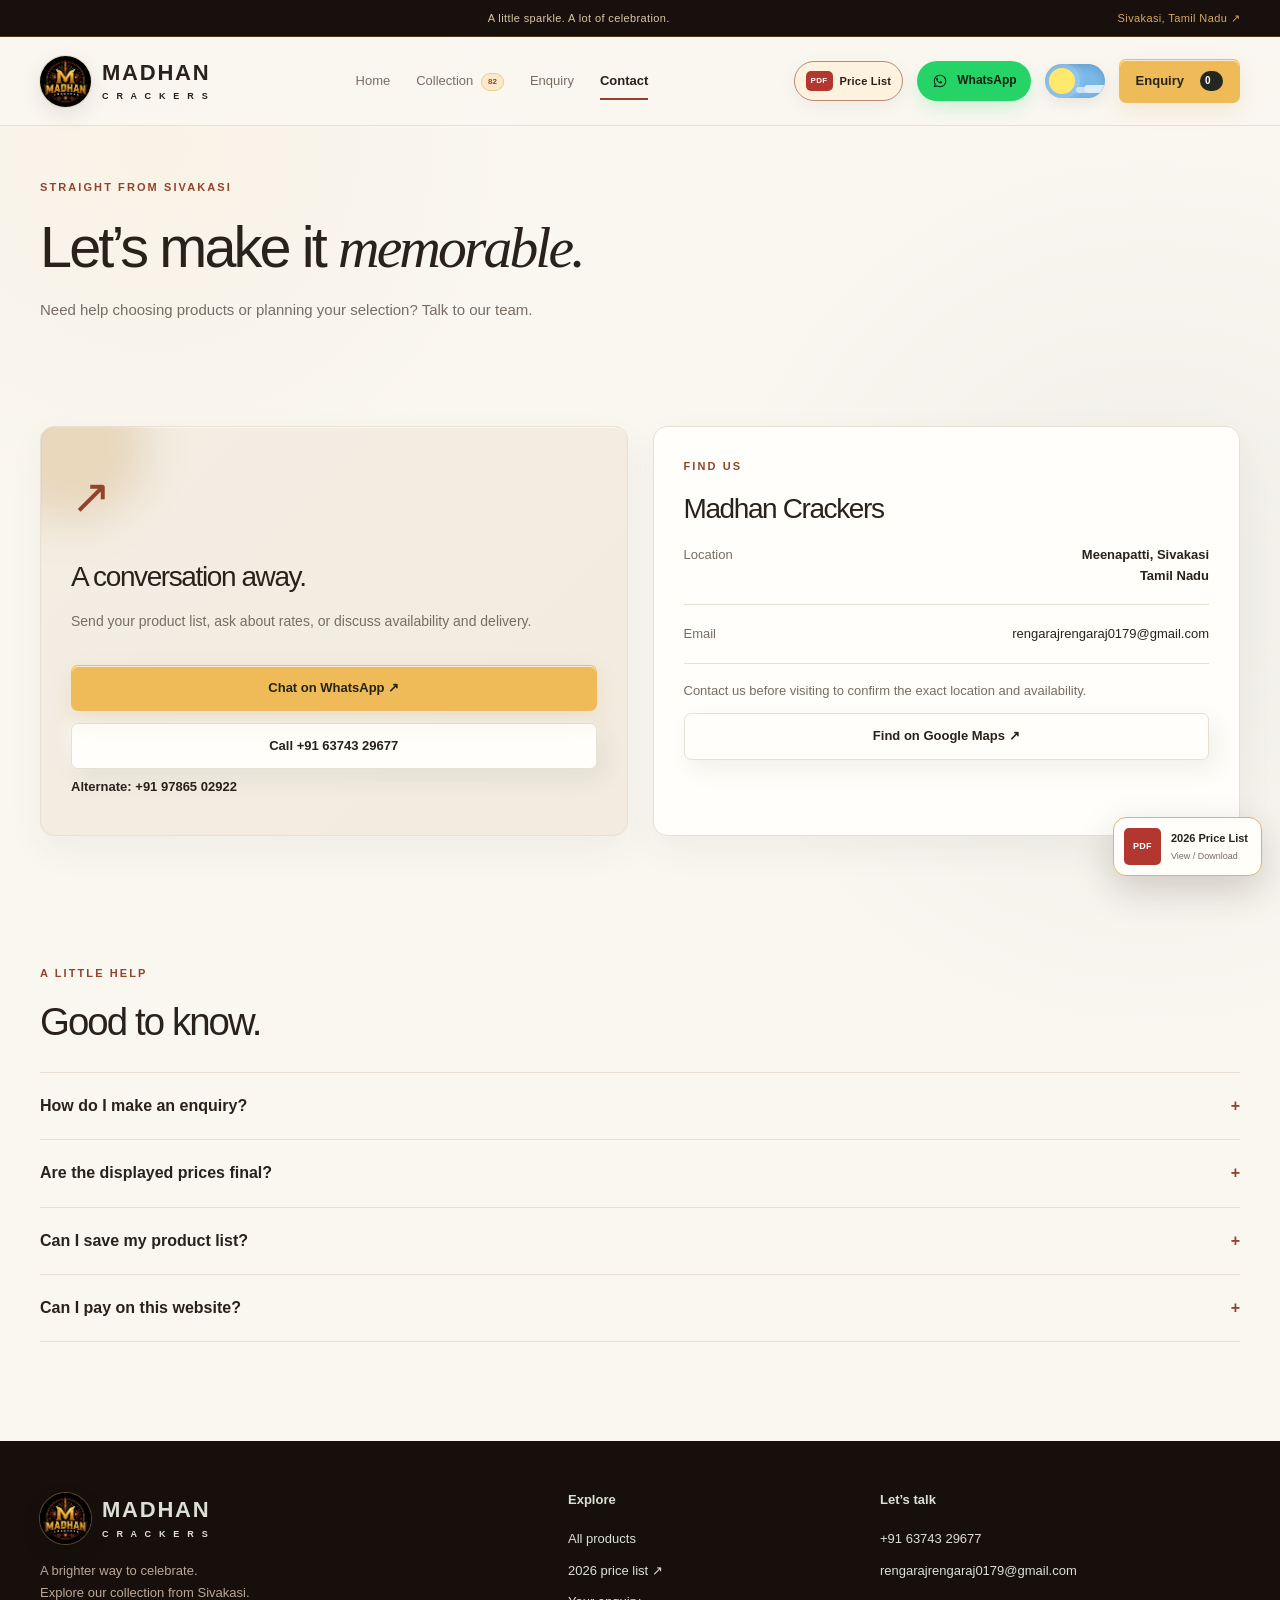
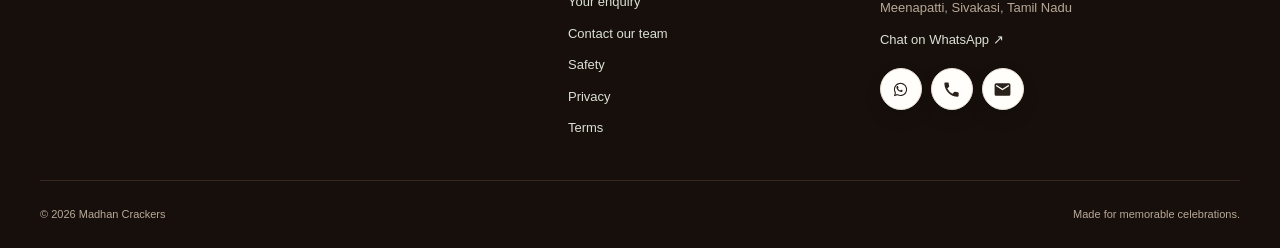
<file: contact.html>
<!doctype html><html lang="en"><head><meta charset="utf-8"><meta name="viewport" content="width=device-width,initial-scale=1"><meta name="description" content="Explore Madhan Crackers, Sivakasi. Browse the 2026 collection and build your product enquiry."><meta name="theme-color" content="#161814"><title>Let’s plan your celebration | Madhan Crackers</title><link rel="icon" href="favicon.ico"><link rel="apple-touch-icon" href="apple-touch-icon.png"><meta property="og:type" content="website"><meta property="og:site_name" content="Madhan Crackers"><meta property="og:image" content="og-image.jpg"><link rel="stylesheet" href="styles.css?v=final1"><link rel="stylesheet" href="component-theme.css?v=5"><script defer src="data.js"></script><script defer src="app.js?v=cart4"></script><script defer src="components.js?v=5"></script></head><body><a class="skip" href="#main">Skip to content</a><div class="announcement">A little sparkle. A lot of celebration. <span>Sivakasi, Tamil Nadu ↗</span></div><header><div class="container nav"><a class="brand" href="index.html"><img src="logo.webp" alt=""><span>MADHAN<small>C R A C K E R S</small></span></a><nav id="navigation" aria-label="Main navigation"><a href="index.html">Home</a><a href="catalogue.html" >Collection <b class="nav-product-badge">82</b></a><a href="enquiry.html" >Enquiry</a><a aria-current="page" href="contact.html">Contact</a></nav><div class="nav-actions"><a class="pdf-header-link" href="renga%202026.pdf" target="_blank" rel="noopener" aria-label="Open 2026 price list PDF"><span class="pdf-mini-badge">PDF</span><span class="pdf-header-text">Price List</span></a><a class="header-chat" data-wa aria-label="Chat on WhatsApp">WhatsApp ↗</a><button class="icon-button" id="themeToggle" aria-label="Switch colour theme">◐</button><a class="button small" href="enquiry.html">Enquiry <b id="cartCount">0</b></a><button class="icon-button menu-toggle" id="menuToggle" aria-label="Toggle navigation" aria-controls="navigation" aria-expanded="false">☰</button></div></div></header><main id="main"><section class="container page-heading"><p class="eyebrow">STRAIGHT FROM SIVAKASI</p><h1>Let’s make it <em>memorable.</em></h1><p>Need help choosing products or planning your selection? Talk to our team.</p></section><section class="container section contact-grid"><article class="panel contact-card"><span class="contact-symbol">↗</span><h2>A conversation away.</h2><p>Send your product list, ask about rates, or discuss availability and delivery.</p><a class="button full-button" data-wa>Chat on WhatsApp ↗</a><a class="outline full-button" href="tel:+916374329677">Call +91 63743 29677</a><a class="text-link" href="tel:+919786502922">Alternate: +91 97865 02922</a></article><article class="panel"><p class="eyebrow">FIND US</p><h2>Madhan Crackers</h2><div class="info-row"><span>Location</span><strong>Meenapatti, Sivakasi<br>Tamil Nadu</strong></div><div class="info-row"><span>Email</span><a href="mailto:rengarajrengaraj0179@gmail.com">rengarajrengaraj0179@gmail.com</a></div><p class="muted">Contact us before visiting to confirm the exact location and availability.</p><a class="outline full-button" href="https://www.google.com/maps/search/?api=1&query=Madhan+Crackers+Meenapatti+Sivakasi" target="_blank" rel="noopener">Find on Google Maps ↗</a></article></section><section class="container section"><div class="section-heading"><div><p class="eyebrow">A LITTLE HELP</p><h2>Good to know.</h2></div></div><div class="faq"><details><summary>How do I make an enquiry?</summary><p>Add products from the collection, review quantities, enter your name and mobile number, then prepare your WhatsApp enquiry. Review the message before sending.</p></details><details><summary>Are the displayed prices final?</summary><p>Prices are catalogue estimates. Our team confirms current rates, stock and delivery details. Items marked “Rate pending” are excluded from the estimated total.</p></details><details><summary>Can I save my product list?</summary><p>Yes. On the enquiry page, choose “Print / save enquiry as PDF”, then select Save as PDF in your browser’s print dialog.</p></details><details><summary>Can I pay on this website?</summary><p>This website collects product enquiries. Contact our team to confirm the next steps; online checkout is not enabled.</p></details></div></section></main><footer><div class="container footer-grid"><div><a class="brand" href="index.html"><img src="logo.webp" alt=""><span>MADHAN<small>C R A C K E R S</small></span></a><p>A brighter way to celebrate.<br>Explore our collection from Sivakasi.</p></div><div><h3>Explore</h3><a href="catalogue.html">All products</a><a href="renga%202026.pdf" target="_blank" rel="noopener">2026 price list ↗</a><a href="enquiry.html">Your enquiry</a><a href="contact.html">Contact our team</a><a href="safety.html">Safety</a><a href="privacy.html">Privacy</a><a href="terms.html">Terms</a></div><div><h3>Let’s talk</h3><a href="tel:+916374329677">+91 63743 29677</a><a href="mailto:rengarajrengaraj0179@gmail.com">rengarajrengaraj0179@gmail.com</a><p>Meenapatti, Sivakasi, Tamil Nadu</p><a data-wa>Chat on WhatsApp ↗</a></div></div><div class="container footer-bottom"><span>© <span id="year">2026</span> Madhan Crackers</span><span>Made for memorable celebrations.</span></div></footer><div class="mobile-dock" aria-label="Quick navigation"><a href="index.html"><span>⌂</span>Home</a><a class="mobile-products-link" href="catalogue.html"><span>✧<b>82</b></span>Products</a><a href="enquiry.html"><span>▤ <b data-cart-count>0</b></span>Enquiry</a><a data-wa><span>↗</span>WhatsApp</a></div><div id="toast" role="status" aria-live="polite"></div></body></html>
</file>
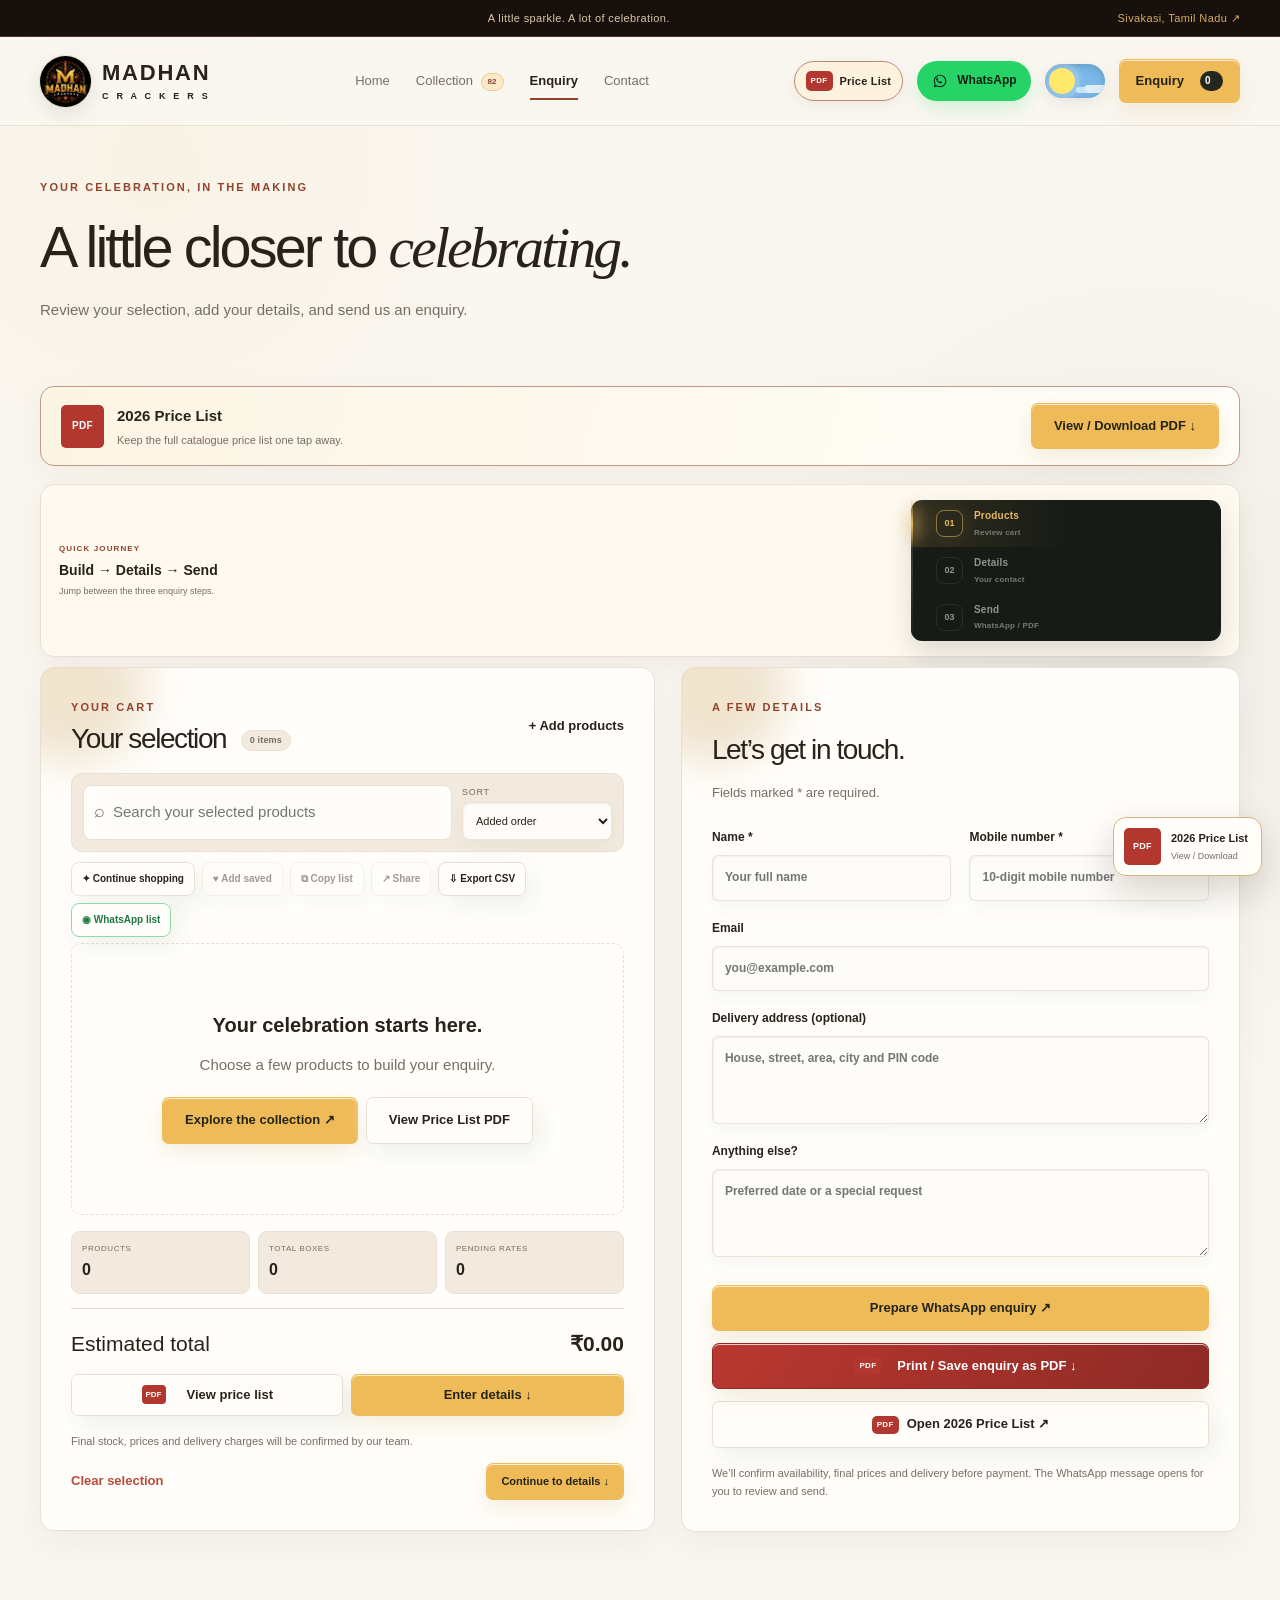
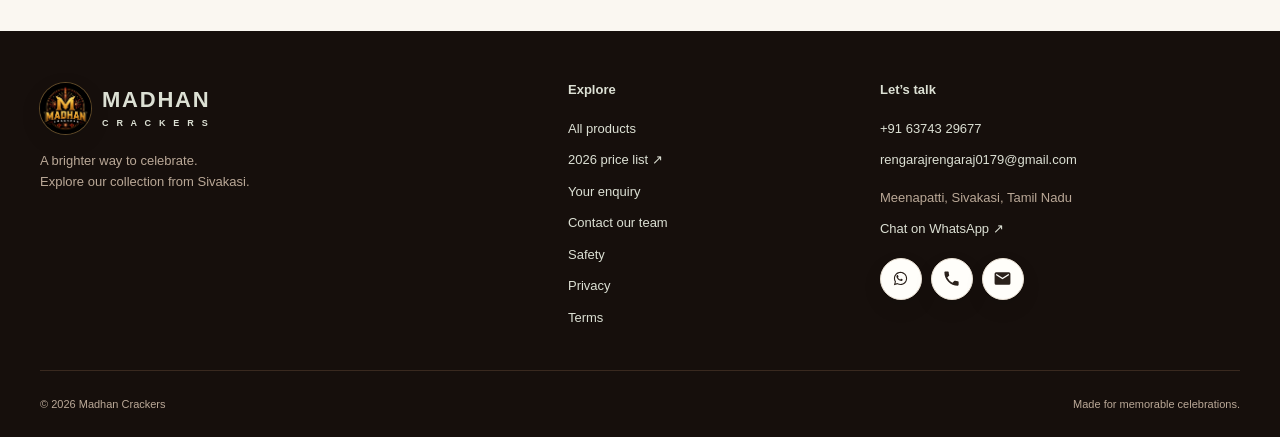
<file: enquiry.html>
<!doctype html><html lang="en"><head><meta charset="utf-8"><meta name="viewport" content="width=device-width,initial-scale=1"><meta name="description" content="Explore Madhan Crackers, Sivakasi. Browse the 2026 collection and build your product enquiry."><meta name="theme-color" content="#161814"><title>Your enquiry | Madhan Crackers</title><link rel="icon" href="favicon.ico"><link rel="apple-touch-icon" href="apple-touch-icon.png"><meta property="og:type" content="website"><meta property="og:site_name" content="Madhan Crackers"><meta property="og:image" content="og-image.jpg"><link rel="stylesheet" href="styles.css?v=final1"><link rel="stylesheet" href="component-theme.css?v=5"><script defer src="data.js"></script><script defer src="app.js?v=cart4"></script><script defer src="components.js?v=5"></script></head><body><a class="skip" href="#main">Skip to content</a><div class="announcement">A little sparkle. A lot of celebration. <span>Sivakasi, Tamil Nadu ↗</span></div><header><div class="container nav"><a class="brand" href="index.html"><img src="logo.webp" alt=""><span>MADHAN<small>C R A C K E R S</small></span></a><nav id="navigation" aria-label="Main navigation"><a href="index.html" >Home</a><a href="catalogue.html" >Collection <b class="nav-product-badge">82</b></a><a aria-current="page" href="enquiry.html">Enquiry</a><a href="contact.html">Contact</a></nav><div class="nav-actions"><a class="pdf-header-link" href="renga%202026.pdf" target="_blank" rel="noopener" aria-label="Open 2026 price list PDF"><span class="pdf-mini-badge">PDF</span><span class="pdf-header-text">Price List</span></a><a class="header-chat" data-wa aria-label="Chat on WhatsApp">WhatsApp ↗</a><button class="icon-button" id="themeToggle" aria-label="Switch colour theme">◐</button><a class="button small" href="enquiry.html">Enquiry <b id="cartCount">0</b></a><button class="icon-button menu-toggle" id="menuToggle" aria-label="Toggle navigation" aria-controls="navigation" aria-expanded="false">☰</button></div></div></header><main id="main"><section class="page-heading container"><p class="eyebrow">YOUR CELEBRATION, IN THE MAKING</p><h1>A little closer to <em>celebrating.</em></h1><p>Review your selection, add your details, and send us an enquiry.</p></section><section class="container cart-pdf-hero" aria-label="Price list PDF"><div><span class="pdf-badge">PDF</span><div><strong>2026 Price List</strong><small>Keep the full catalogue price list one tap away.</small></div></div><a class="button pdf-primary" href="renga%202026.pdf" target="_blank" rel="noopener">View / Download PDF ↓</a></section><section class="container enquiry-layout section"><div class="panel cart-panel" id="cartPanel"><div class="section-heading cart-heading"><div><p class="eyebrow">YOUR CART</p><h2>Your selection <span class="cart-unique-badge" id="cartUniqueCount">0 items</span></h2></div><a href="catalogue.html" class="text-link">+ Add products</a></div><div class="cart-toolbar"><label class="cart-search"><span>⌕</span><input id="cartSearch" type="search" placeholder="Search your selected products" aria-label="Search selected products"></label><label class="cart-sort">Sort<select id="cartSort" aria-label="Sort selected products"><option value="added">Added order</option><option value="name">Name A–Z</option><option value="category">Category</option><option value="price-high">Amount high–low</option><option value="price-low">Amount low–high</option></select></label></div><div class="cart-quick-actions"><a class="outline mini-action celebration-leaf-cta" href="catalogue.html">✦ Continue shopping<span class="leaf-burst" aria-hidden="true"><i></i><i></i><i></i><i></i><i></i></span></a><button type="button" id="addSavedToCart" class="outline mini-action">♥ Add saved</button><button type="button" id="copyCartList" class="outline mini-action">⧉ Copy list</button><button type="button" id="shareCartList" class="outline mini-action">↗ Share</button><button type="button" id="downloadCartCsv" class="outline mini-action">⇩ Export CSV</button><button type="button" id="quickCartWhatsApp" class="outline mini-action quick-wa-action">◉ WhatsApp list</button></div><div id="cartItems"></div><div id="cartSummary"></div><div class="cart-footer-actions"><button id="clearCart" class="text-link danger">Clear selection</button><button type="button" id="continueEnquiry" class="button">Continue to details ↓</button></div></div><form id="customerForm" class="panel" data-enquiry-step="details"><p class="eyebrow">A FEW DETAILS</p><h2>Let’s get in touch.</h2><p class="muted">Fields marked * are required.</p><div class="form-grid"><label>Name *<input id="customerName" required maxlength="100" autocomplete="name" placeholder="Your full name"></label><label>Mobile number *<input id="customerPhone" required type="tel" inputmode="tel" autocomplete="tel" placeholder="10-digit mobile number" pattern="[6-9][0-9]{9}" maxlength="10"></label><label class="full">Email<input id="customerEmail" type="email" autocomplete="email" maxlength="150" placeholder="you@example.com"></label><label class="full">Delivery address (optional)<textarea id="customerAddress" autocomplete="street-address" maxlength="600" placeholder="House, street, area, city and PIN code"></textarea></label><label class="full">Anything else?<textarea id="customerNotes" maxlength="1000" placeholder="Preferred date or a special request"></textarea></label></div><p class="form-error" id="formError" role="alert"></p><button type="submit" class="button full-button">Prepare WhatsApp enquiry ↗</button><button type="button" id="printEnquiry" class="button full-button enquiry-pdf-button"><span class="pdf-button-badge">PDF</span> Print / Save enquiry as PDF ↓</button><a class="outline full-button price-list-form-link" href="renga%202026.pdf" target="_blank" rel="noopener"><span class="pdf-button-badge light">PDF</span> Open 2026 Price List ↗</a><p class="fine-print">We’ll confirm availability, final prices and delivery before payment. The WhatsApp message opens for you to review and send.</p></form></section><section id="printSheet" aria-label="Printable enquiry"></section></main><footer><div class="container footer-grid"><div><a class="brand" href="index.html"><img src="logo.webp" alt=""><span>MADHAN<small>C R A C K E R S</small></span></a><p>A brighter way to celebrate.<br>Explore our collection from Sivakasi.</p></div><div><h3>Explore</h3><a href="catalogue.html">All products</a><a href="renga%202026.pdf" target="_blank" rel="noopener">2026 price list ↗</a><a href="enquiry.html">Your enquiry</a><a href="contact.html">Contact our team</a><a href="safety.html">Safety</a><a href="privacy.html">Privacy</a><a href="terms.html">Terms</a></div><div><h3>Let’s talk</h3><a href="tel:+916374329677">+91 63743 29677</a><a href="mailto:rengarajrengaraj0179@gmail.com">rengarajrengaraj0179@gmail.com</a><p>Meenapatti, Sivakasi, Tamil Nadu</p><a data-wa>Chat on WhatsApp ↗</a></div></div><div class="container footer-bottom"><span>© <span id="year">2026</span> Madhan Crackers</span><span>Made for memorable celebrations.</span></div></footer><div class="mobile-dock" aria-label="Quick navigation"><a href="index.html"><span>⌂</span>Home</a><a class="mobile-products-link" href="catalogue.html"><span>✧<b>82</b></span>Products</a><a href="enquiry.html"><span>▤ <b data-cart-count>0</b></span>Enquiry</a><a data-wa><span>↗</span>WhatsApp</a></div><div id="toast" role="status" aria-live="polite"></div></body></html>
</file>
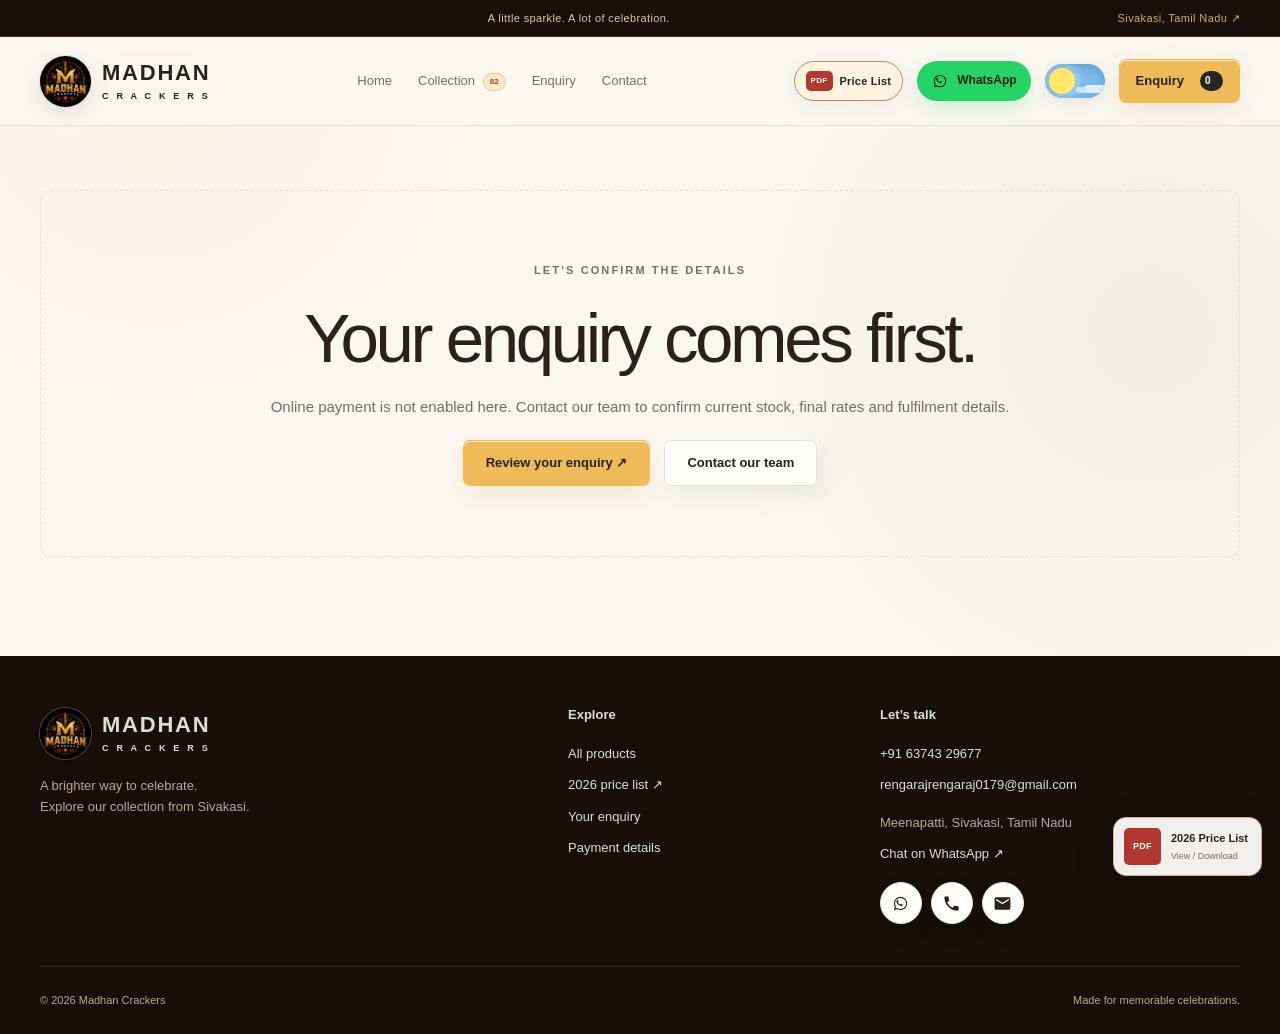
<file: payments.html>
<!doctype html><html lang="en"><head><meta charset="utf-8"><meta name="viewport" content="width=device-width,initial-scale=1"><meta name="description" content="Explore Madhan Crackers, Sivakasi. Browse the 2026 collection and build your product enquiry."><meta name="theme-color" content="#161814"><title>Enquiry support | Madhan Crackers</title><link rel="icon" href="favicon.ico"><link rel="apple-touch-icon" href="apple-touch-icon.png"><meta property="og:type" content="website"><meta property="og:site_name" content="Madhan Crackers"><meta property="og:image" content="og-image.jpg"><link rel="stylesheet" href="styles.css?v=final1"><link rel="stylesheet" href="component-theme.css?v=5"><script defer src="data.js"></script><script defer src="app.js?v=cart4"></script><script defer src="components.js?v=5"></script></head><body><a class="skip" href="#main">Skip to content</a><div class="announcement">A little sparkle. A lot of celebration. <span>Sivakasi, Tamil Nadu ↗</span></div><header><div class="container nav"><a class="brand" href="index.html"><img src="logo.webp" alt=""><span>MADHAN<small>C R A C K E R S</small></span></a><nav id="navigation" aria-label="Main navigation"><a href="index.html">Home</a><a href="catalogue.html" >Collection <b class="nav-product-badge">82</b></a><a href="enquiry.html" >Enquiry</a><a href="contact.html">Contact</a></nav><div class="nav-actions"><a class="pdf-header-link" href="renga%202026.pdf" target="_blank" rel="noopener" aria-label="Open 2026 price list PDF"><span class="pdf-mini-badge">PDF</span><span class="pdf-header-text">Price List</span></a><a class="header-chat" data-wa aria-label="Chat on WhatsApp">WhatsApp ↗</a><button class="icon-button" id="themeToggle" aria-label="Switch colour theme">◐</button><a class="button small" href="enquiry.html">Enquiry <b id="cartCount">0</b></a><button class="icon-button menu-toggle" id="menuToggle" aria-label="Toggle navigation" aria-controls="navigation" aria-expanded="false">☰</button></div></div></header><main id="main"><section class="container section"><div class="empty"><p class="eyebrow">LET’S CONFIRM THE DETAILS</p><h1>Your enquiry comes first.</h1><p>Online payment is not enabled here. Contact our team to confirm current stock, final rates and fulfilment details.</p><div class="actions centered"><a class="button" href="enquiry.html">Review your enquiry ↗</a><a class="outline" href="contact.html">Contact our team</a></div></div></section></main><footer><div class="container footer-grid"><div><a class="brand" href="index.html"><img src="logo.webp" alt=""><span>MADHAN<small>C R A C K E R S</small></span></a><p>A brighter way to celebrate.<br>Explore our collection from Sivakasi.</p></div><div><h3>Explore</h3><a href="catalogue.html">All products</a><a href="renga%202026.pdf" target="_blank" rel="noopener">2026 price list ↗</a><a href="enquiry.html">Your enquiry</a><a aria-current="page" href="payments.html">Payment details</a></div><div><h3>Let’s talk</h3><a href="tel:+916374329677">+91 63743 29677</a><a href="mailto:rengarajrengaraj0179@gmail.com">rengarajrengaraj0179@gmail.com</a><p>Meenapatti, Sivakasi, Tamil Nadu</p><a data-wa>Chat on WhatsApp ↗</a></div></div><div class="container footer-bottom"><span>© <span id="year">2026</span> Madhan Crackers</span><span>Made for memorable celebrations.</span></div></footer><div class="mobile-dock" aria-label="Quick navigation"><a href="index.html"><span>⌂</span>Home</a><a class="mobile-products-link" href="catalogue.html"><span>✧<b>82</b></span>Products</a><a href="enquiry.html"><span>▤ <b data-cart-count>0</b></span>Enquiry</a><a data-wa><span>↗</span>WhatsApp</a></div><div id="toast" role="status" aria-live="polite"></div></body></html>
</file>
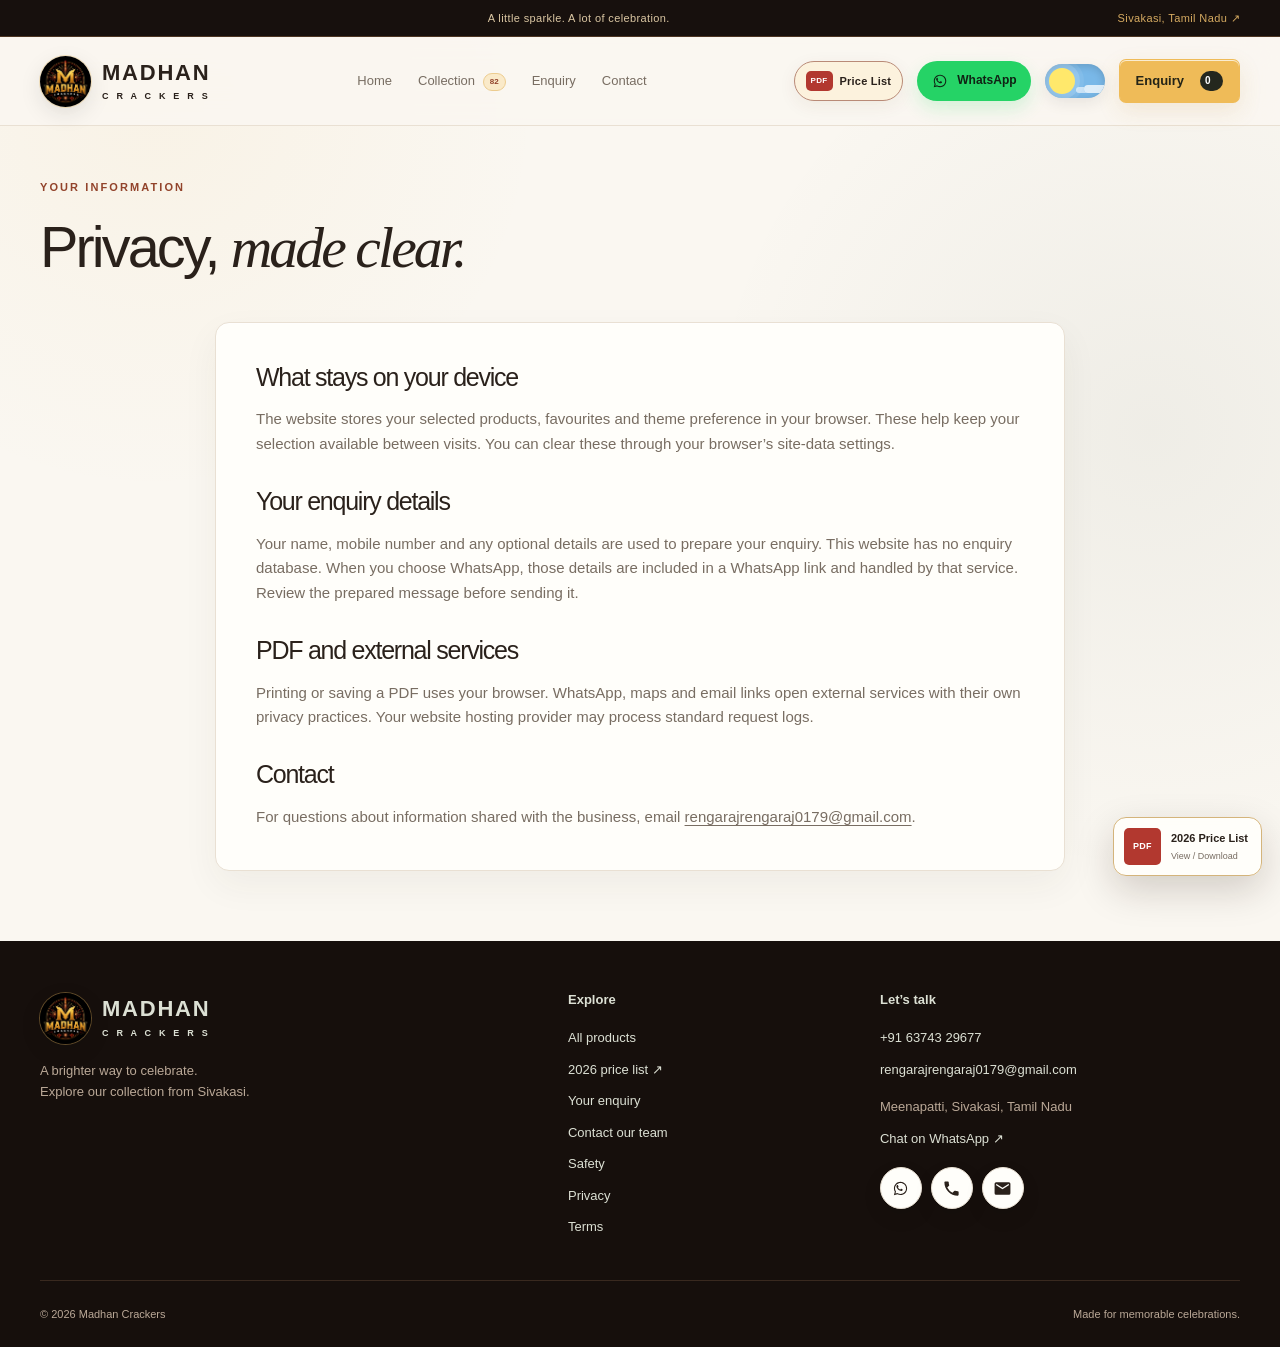
<file: privacy.html>
<!doctype html><html lang="en"><head><meta charset="utf-8"><meta name="viewport" content="width=device-width,initial-scale=1"><meta name="description" content="Explore Madhan Crackers, Sivakasi. Browse the 2026 collection and build your product enquiry."><meta name="theme-color" content="#161814"><title>Privacy | Madhan Crackers</title><link rel="icon" href="favicon.ico"><link rel="apple-touch-icon" href="apple-touch-icon.png"><meta property="og:type" content="website"><meta property="og:site_name" content="Madhan Crackers"><meta property="og:image" content="og-image.jpg"><link rel="stylesheet" href="styles.css?v=final1"><link rel="stylesheet" href="component-theme.css?v=5"><script defer src="data.js"></script><script defer src="app.js?v=cart4"></script><script defer src="components.js?v=5"></script></head><body><a class="skip" href="#main">Skip to content</a><div class="announcement">A little sparkle. A lot of celebration. <span>Sivakasi, Tamil Nadu ↗</span></div><header><div class="container nav"><a class="brand" href="index.html"><img src="logo.webp" alt=""><span>MADHAN<small>C R A C K E R S</small></span></a><nav id="navigation" aria-label="Main navigation"><a href="index.html">Home</a><a href="catalogue.html" >Collection <b class="nav-product-badge">82</b></a><a href="enquiry.html" >Enquiry</a><a href="contact.html">Contact</a></nav><div class="nav-actions"><a class="pdf-header-link" href="renga%202026.pdf" target="_blank" rel="noopener" aria-label="Open 2026 price list PDF"><span class="pdf-mini-badge">PDF</span><span class="pdf-header-text">Price List</span></a><a class="header-chat" data-wa aria-label="Chat on WhatsApp">WhatsApp ↗</a><button class="icon-button" id="themeToggle" aria-label="Switch colour theme">◐</button><a class="button small" href="enquiry.html">Enquiry <b id="cartCount">0</b></a><button class="icon-button menu-toggle" id="menuToggle" aria-label="Toggle navigation" aria-controls="navigation" aria-expanded="false">☰</button></div></div></header><main id="main"><section class="container page-heading"><p class="eyebrow">YOUR INFORMATION</p><h1>Privacy, <em>made clear.</em></h1></section><article class="container policy panel"><h2>What stays on your device</h2><p>The website stores your selected products, favourites and theme preference in your browser. These help keep your selection available between visits. You can clear these through your browser’s site-data settings.</p><h2>Your enquiry details</h2><p>Your name, mobile number and any optional details are used to prepare your enquiry. This website has no enquiry database. When you choose WhatsApp, those details are included in a WhatsApp link and handled by that service. Review the prepared message before sending it.</p><h2>PDF and external services</h2><p>Printing or saving a PDF uses your browser. WhatsApp, maps and email links open external services with their own privacy practices. Your website hosting provider may process standard request logs.</p><h2>Contact</h2><p>For questions about information shared with the business, email <a href="mailto:rengarajrengaraj0179@gmail.com">rengarajrengaraj0179@gmail.com</a>.</p></article></main><footer><div class="container footer-grid"><div><a class="brand" href="index.html"><img src="logo.webp" alt=""><span>MADHAN<small>C R A C K E R S</small></span></a><p>A brighter way to celebrate.<br>Explore our collection from Sivakasi.</p></div><div><h3>Explore</h3><a href="catalogue.html">All products</a><a href="renga%202026.pdf" target="_blank" rel="noopener">2026 price list ↗</a><a href="enquiry.html">Your enquiry</a><a href="contact.html">Contact our team</a><a href="safety.html">Safety</a><a href="privacy.html">Privacy</a><a href="terms.html">Terms</a></div><div><h3>Let’s talk</h3><a href="tel:+916374329677">+91 63743 29677</a><a href="mailto:rengarajrengaraj0179@gmail.com">rengarajrengaraj0179@gmail.com</a><p>Meenapatti, Sivakasi, Tamil Nadu</p><a data-wa>Chat on WhatsApp ↗</a></div></div><div class="container footer-bottom"><span>© <span id="year">2026</span> Madhan Crackers</span><span>Made for memorable celebrations.</span></div></footer><div class="mobile-dock" aria-label="Quick navigation"><a href="index.html"><span>⌂</span>Home</a><a class="mobile-products-link" href="catalogue.html"><span>✧<b>82</b></span>Products</a><a href="enquiry.html"><span>▤ <b data-cart-count>0</b></span>Enquiry</a><a data-wa><span>↗</span>WhatsApp</a></div><div id="toast" role="status" aria-live="polite"></div></body></html>
</file>
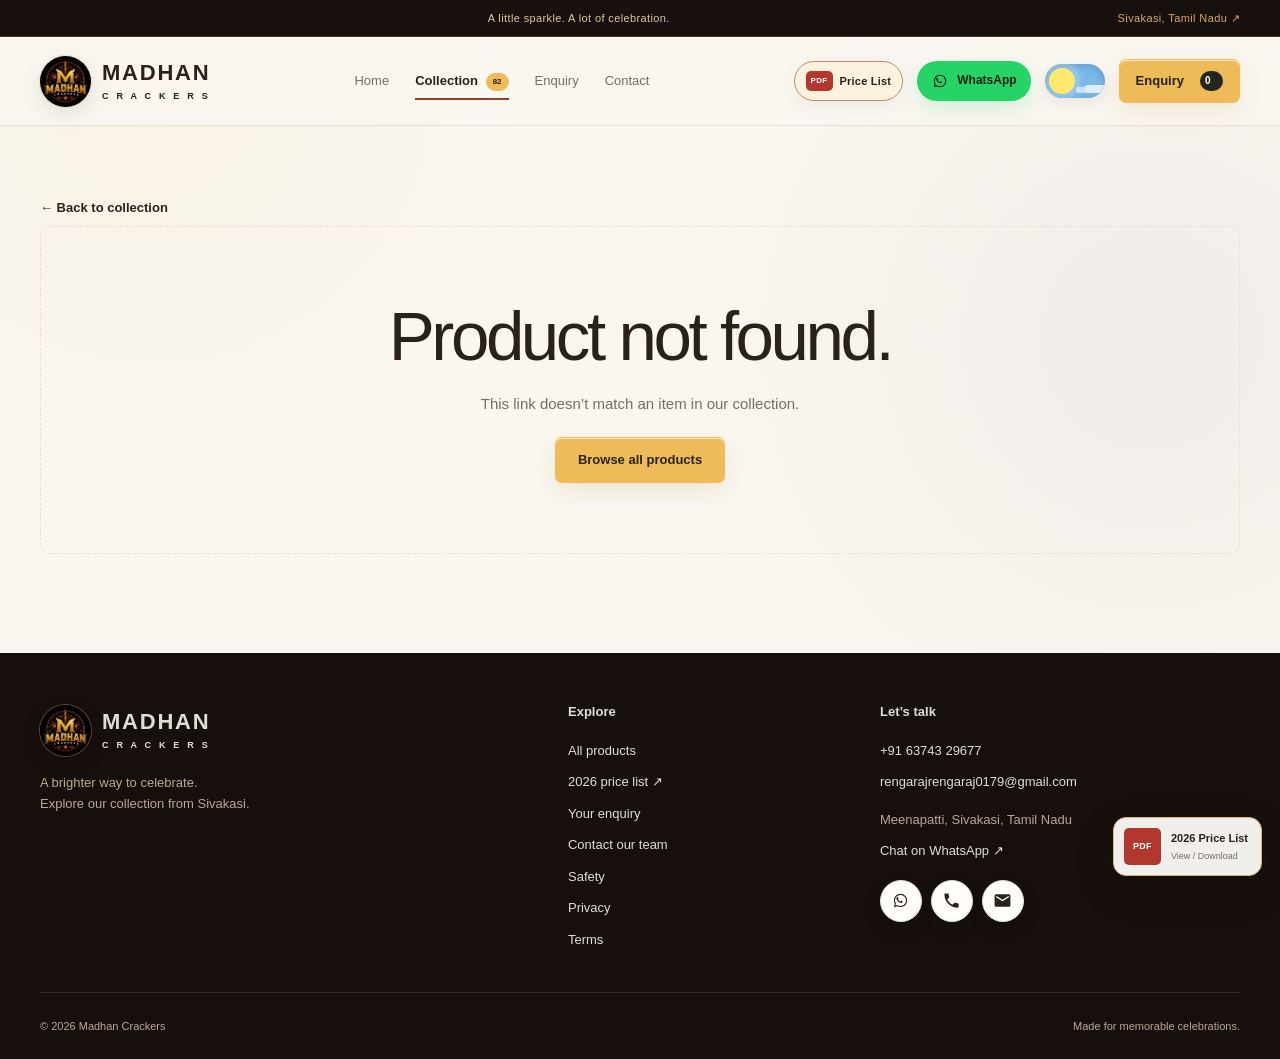
<file: product.html>
<!doctype html><html lang="en"><head><meta charset="utf-8"><meta name="viewport" content="width=device-width,initial-scale=1"><meta name="description" content="Explore Madhan Crackers, Sivakasi. Browse the 2026 collection and build your product enquiry."><meta name="theme-color" content="#161814"><title>Product details | Madhan Crackers</title><link rel="icon" href="favicon.ico"><link rel="apple-touch-icon" href="apple-touch-icon.png"><meta property="og:type" content="website"><meta property="og:site_name" content="Madhan Crackers"><meta property="og:image" content="og-image.jpg"><link rel="stylesheet" href="styles.css?v=final1"><link rel="stylesheet" href="component-theme.css?v=5"><script defer src="data.js"></script><script defer src="app.js?v=cart4"></script><script defer src="components.js?v=5"></script></head><body><a class="skip" href="#main">Skip to content</a><div class="announcement">A little sparkle. A lot of celebration. <span>Sivakasi, Tamil Nadu ↗</span></div><header><div class="container nav"><a class="brand" href="index.html"><img src="logo.webp" alt=""><span>MADHAN<small>C R A C K E R S</small></span></a><nav id="navigation" aria-label="Main navigation"><a href="index.html" >Home</a><a aria-current="page" href="catalogue.html">Collection <b class="nav-product-badge">82</b></a><a href="enquiry.html" >Enquiry</a><a href="contact.html">Contact</a></nav><div class="nav-actions"><a class="pdf-header-link" href="renga%202026.pdf" target="_blank" rel="noopener" aria-label="Open 2026 price list PDF"><span class="pdf-mini-badge">PDF</span><span class="pdf-header-text">Price List</span></a><a class="header-chat" data-wa aria-label="Chat on WhatsApp">WhatsApp ↗</a><button class="icon-button" id="themeToggle" aria-label="Switch colour theme">◐</button><a class="button small" href="enquiry.html">Enquiry <b id="cartCount">0</b></a><button class="icon-button menu-toggle" id="menuToggle" aria-label="Toggle navigation" aria-controls="navigation" aria-expanded="false">☰</button></div></div></header><main id="main"><section class="container section"><a href="catalogue.html" class="text-link">← Back to collection</a><div id="productDetail"></div></section></main><footer><div class="container footer-grid"><div><a class="brand" href="index.html"><img src="logo.webp" alt=""><span>MADHAN<small>C R A C K E R S</small></span></a><p>A brighter way to celebrate.<br>Explore our collection from Sivakasi.</p></div><div><h3>Explore</h3><a href="catalogue.html">All products</a><a href="renga%202026.pdf" target="_blank" rel="noopener">2026 price list ↗</a><a href="enquiry.html">Your enquiry</a><a href="contact.html">Contact our team</a><a href="safety.html">Safety</a><a href="privacy.html">Privacy</a><a href="terms.html">Terms</a></div><div><h3>Let’s talk</h3><a href="tel:+916374329677">+91 63743 29677</a><a href="mailto:rengarajrengaraj0179@gmail.com">rengarajrengaraj0179@gmail.com</a><p>Meenapatti, Sivakasi, Tamil Nadu</p><a data-wa>Chat on WhatsApp ↗</a></div></div><div class="container footer-bottom"><span>© <span id="year">2026</span> Madhan Crackers</span><span>Made for memorable celebrations.</span></div></footer><div class="mobile-dock" aria-label="Quick navigation"><a href="index.html"><span>⌂</span>Home</a><a class="mobile-products-link" href="catalogue.html"><span>✧<b>82</b></span>Products</a><a href="enquiry.html"><span>▤ <b data-cart-count>0</b></span>Enquiry</a><a data-wa><span>↗</span>WhatsApp</a></div><div id="toast" role="status" aria-live="polite"></div></body></html>
</file>
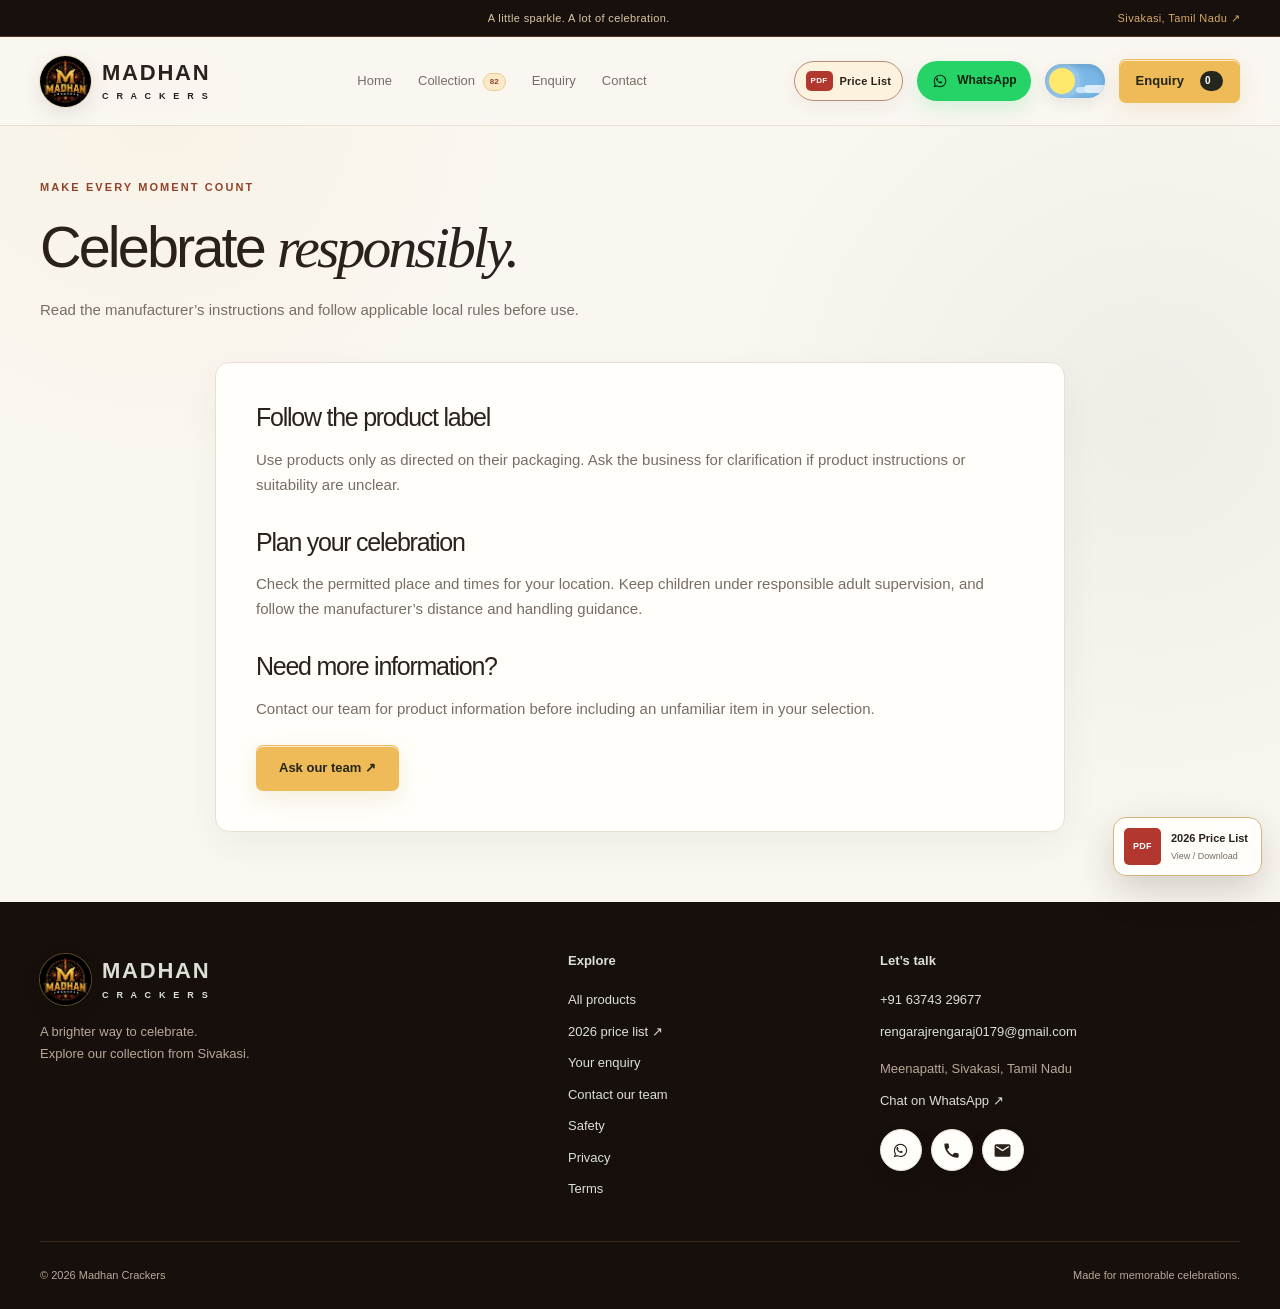
<file: safety.html>
<!doctype html><html lang="en"><head><meta charset="utf-8"><meta name="viewport" content="width=device-width,initial-scale=1"><meta name="description" content="Explore Madhan Crackers, Sivakasi. Browse the 2026 collection and build your product enquiry."><meta name="theme-color" content="#161814"><title>Celebrate responsibly | Madhan Crackers</title><link rel="icon" href="favicon.ico"><link rel="apple-touch-icon" href="apple-touch-icon.png"><meta property="og:type" content="website"><meta property="og:site_name" content="Madhan Crackers"><meta property="og:image" content="og-image.jpg"><link rel="stylesheet" href="styles.css?v=final1"><link rel="stylesheet" href="component-theme.css?v=5"><script defer src="data.js"></script><script defer src="app.js?v=cart4"></script><script defer src="components.js?v=5"></script></head><body><a class="skip" href="#main">Skip to content</a><div class="announcement">A little sparkle. A lot of celebration. <span>Sivakasi, Tamil Nadu ↗</span></div><header><div class="container nav"><a class="brand" href="index.html"><img src="logo.webp" alt=""><span>MADHAN<small>C R A C K E R S</small></span></a><nav id="navigation" aria-label="Main navigation"><a href="index.html">Home</a><a href="catalogue.html" >Collection <b class="nav-product-badge">82</b></a><a href="enquiry.html" >Enquiry</a><a href="contact.html">Contact</a></nav><div class="nav-actions"><a class="pdf-header-link" href="renga%202026.pdf" target="_blank" rel="noopener" aria-label="Open 2026 price list PDF"><span class="pdf-mini-badge">PDF</span><span class="pdf-header-text">Price List</span></a><a class="header-chat" data-wa aria-label="Chat on WhatsApp">WhatsApp ↗</a><button class="icon-button" id="themeToggle" aria-label="Switch colour theme">◐</button><a class="button small" href="enquiry.html">Enquiry <b id="cartCount">0</b></a><button class="icon-button menu-toggle" id="menuToggle" aria-label="Toggle navigation" aria-controls="navigation" aria-expanded="false">☰</button></div></div></header><main id="main"><section class="container page-heading"><p class="eyebrow">MAKE EVERY MOMENT COUNT</p><h1>Celebrate <em>responsibly.</em></h1><p>Read the manufacturer’s instructions and follow applicable local rules before use.</p></section><article class="container policy panel"><h2>Follow the product label</h2><p>Use products only as directed on their packaging. Ask the business for clarification if product instructions or suitability are unclear.</p><h2>Plan your celebration</h2><p>Check the permitted place and times for your location. Keep children under responsible adult supervision, and follow the manufacturer’s distance and handling guidance.</p><h2>Need more information?</h2><p>Contact our team for product information before including an unfamiliar item in your selection.</p><a class="button" href="contact.html">Ask our team ↗</a></article></main><footer><div class="container footer-grid"><div><a class="brand" href="index.html"><img src="logo.webp" alt=""><span>MADHAN<small>C R A C K E R S</small></span></a><p>A brighter way to celebrate.<br>Explore our collection from Sivakasi.</p></div><div><h3>Explore</h3><a href="catalogue.html">All products</a><a href="renga%202026.pdf" target="_blank" rel="noopener">2026 price list ↗</a><a href="enquiry.html">Your enquiry</a><a href="contact.html">Contact our team</a><a href="safety.html">Safety</a><a href="privacy.html">Privacy</a><a href="terms.html">Terms</a></div><div><h3>Let’s talk</h3><a href="tel:+916374329677">+91 63743 29677</a><a href="mailto:rengarajrengaraj0179@gmail.com">rengarajrengaraj0179@gmail.com</a><p>Meenapatti, Sivakasi, Tamil Nadu</p><a data-wa>Chat on WhatsApp ↗</a></div></div><div class="container footer-bottom"><span>© <span id="year">2026</span> Madhan Crackers</span><span>Made for memorable celebrations.</span></div></footer><div class="mobile-dock" aria-label="Quick navigation"><a href="index.html"><span>⌂</span>Home</a><a class="mobile-products-link" href="catalogue.html"><span>✧<b>82</b></span>Products</a><a href="enquiry.html"><span>▤ <b data-cart-count>0</b></span>Enquiry</a><a data-wa><span>↗</span>WhatsApp</a></div><div id="toast" role="status" aria-live="polite"></div></body></html>
</file>
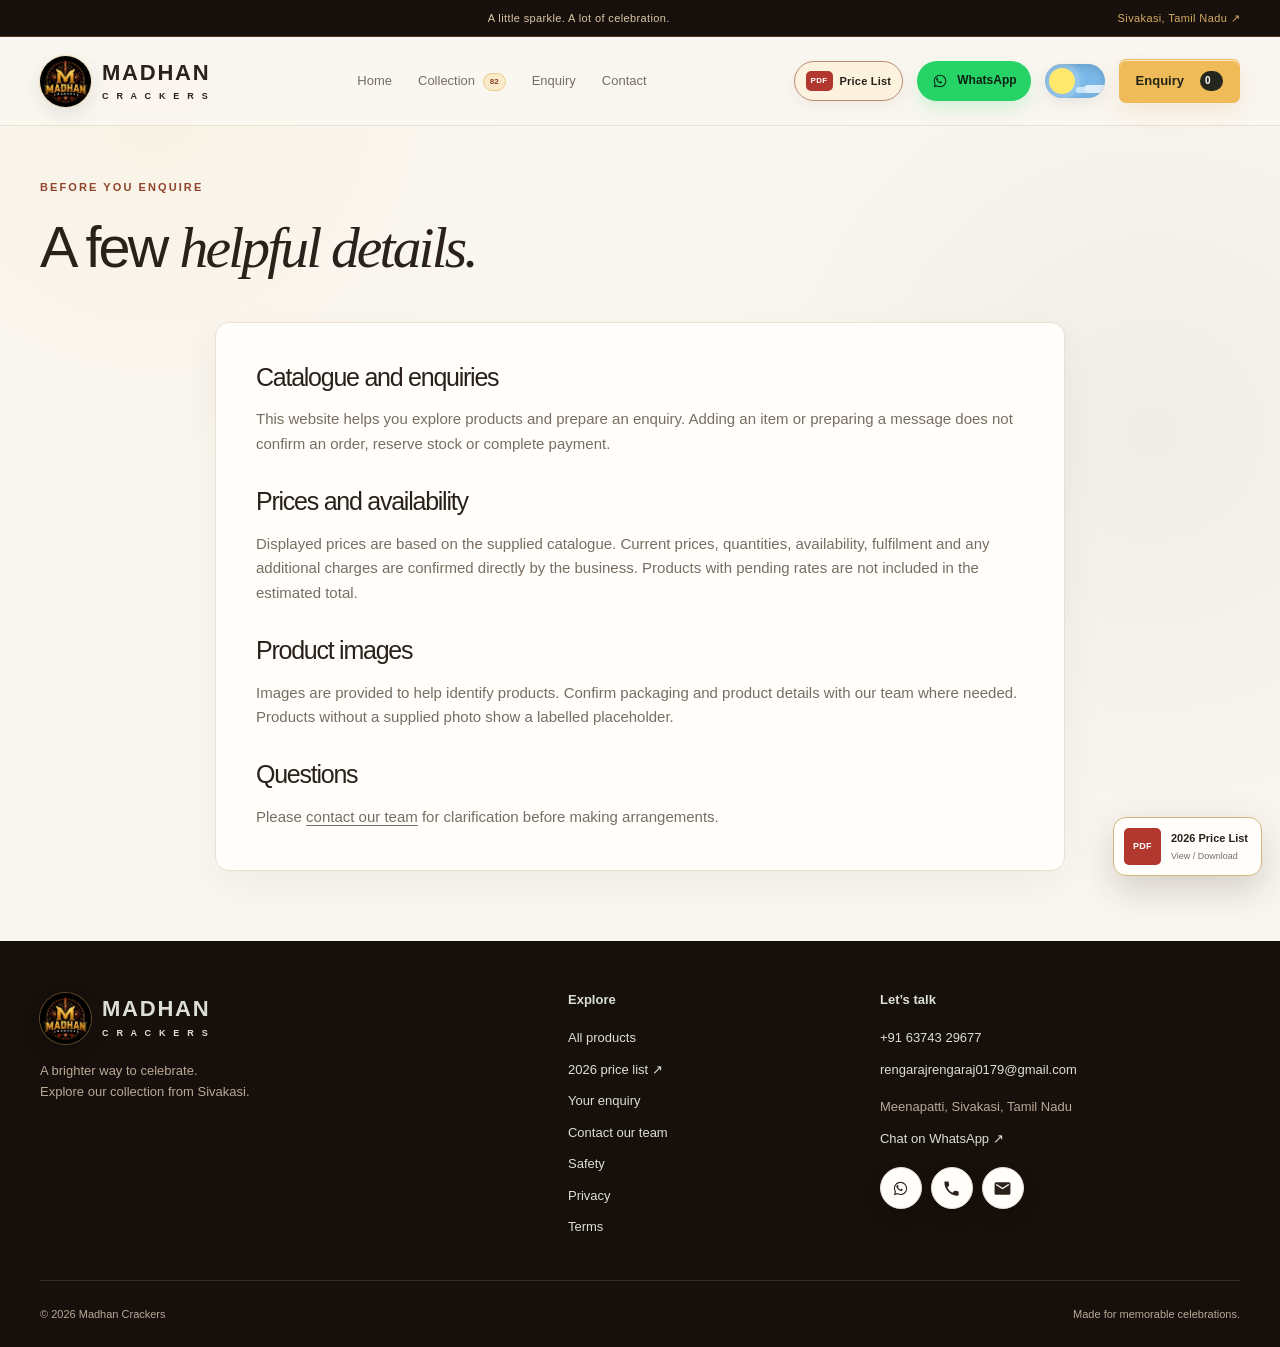
<file: terms.html>
<!doctype html><html lang="en"><head><meta charset="utf-8"><meta name="viewport" content="width=device-width,initial-scale=1"><meta name="description" content="Explore Madhan Crackers, Sivakasi. Browse the 2026 collection and build your product enquiry."><meta name="theme-color" content="#161814"><title>Catalogue terms | Madhan Crackers</title><link rel="icon" href="favicon.ico"><link rel="apple-touch-icon" href="apple-touch-icon.png"><meta property="og:type" content="website"><meta property="og:site_name" content="Madhan Crackers"><meta property="og:image" content="og-image.jpg"><link rel="stylesheet" href="styles.css?v=final1"><link rel="stylesheet" href="component-theme.css?v=5"><script defer src="data.js"></script><script defer src="app.js?v=cart4"></script><script defer src="components.js?v=5"></script></head><body><a class="skip" href="#main">Skip to content</a><div class="announcement">A little sparkle. A lot of celebration. <span>Sivakasi, Tamil Nadu ↗</span></div><header><div class="container nav"><a class="brand" href="index.html"><img src="logo.webp" alt=""><span>MADHAN<small>C R A C K E R S</small></span></a><nav id="navigation" aria-label="Main navigation"><a href="index.html">Home</a><a href="catalogue.html" >Collection <b class="nav-product-badge">82</b></a><a href="enquiry.html" >Enquiry</a><a href="contact.html">Contact</a></nav><div class="nav-actions"><a class="pdf-header-link" href="renga%202026.pdf" target="_blank" rel="noopener" aria-label="Open 2026 price list PDF"><span class="pdf-mini-badge">PDF</span><span class="pdf-header-text">Price List</span></a><a class="header-chat" data-wa aria-label="Chat on WhatsApp">WhatsApp ↗</a><button class="icon-button" id="themeToggle" aria-label="Switch colour theme">◐</button><a class="button small" href="enquiry.html">Enquiry <b id="cartCount">0</b></a><button class="icon-button menu-toggle" id="menuToggle" aria-label="Toggle navigation" aria-controls="navigation" aria-expanded="false">☰</button></div></div></header><main id="main"><section class="container page-heading"><p class="eyebrow">BEFORE YOU ENQUIRE</p><h1>A few <em>helpful details.</em></h1></section><article class="container policy panel"><h2>Catalogue and enquiries</h2><p>This website helps you explore products and prepare an enquiry. Adding an item or preparing a message does not confirm an order, reserve stock or complete payment.</p><h2>Prices and availability</h2><p>Displayed prices are based on the supplied catalogue. Current prices, quantities, availability, fulfilment and any additional charges are confirmed directly by the business. Products with pending rates are not included in the estimated total.</p><h2>Product images</h2><p>Images are provided to help identify products. Confirm packaging and product details with our team where needed. Products without a supplied photo show a labelled placeholder.</p><h2>Questions</h2><p>Please <a href="contact.html">contact our team</a> for clarification before making arrangements.</p></article></main><footer><div class="container footer-grid"><div><a class="brand" href="index.html"><img src="logo.webp" alt=""><span>MADHAN<small>C R A C K E R S</small></span></a><p>A brighter way to celebrate.<br>Explore our collection from Sivakasi.</p></div><div><h3>Explore</h3><a href="catalogue.html">All products</a><a href="renga%202026.pdf" target="_blank" rel="noopener">2026 price list ↗</a><a href="enquiry.html">Your enquiry</a><a href="contact.html">Contact our team</a><a href="safety.html">Safety</a><a href="privacy.html">Privacy</a><a href="terms.html">Terms</a></div><div><h3>Let’s talk</h3><a href="tel:+916374329677">+91 63743 29677</a><a href="mailto:rengarajrengaraj0179@gmail.com">rengarajrengaraj0179@gmail.com</a><p>Meenapatti, Sivakasi, Tamil Nadu</p><a data-wa>Chat on WhatsApp ↗</a></div></div><div class="container footer-bottom"><span>© <span id="year">2026</span> Madhan Crackers</span><span>Made for memorable celebrations.</span></div></footer><div class="mobile-dock" aria-label="Quick navigation"><a href="index.html"><span>⌂</span>Home</a><a class="mobile-products-link" href="catalogue.html"><span>✧<b>82</b></span>Products</a><a href="enquiry.html"><span>▤ <b data-cart-count>0</b></span>Enquiry</a><a data-wa><span>↗</span>WhatsApp</a></div><div id="toast" role="status" aria-live="polite"></div></body></html>
</file>
<file: styles.css>
:root{--bg:#f8f7f2;--surface:#fff;--ink:#23271f;--muted:#6b7065;--line:#e1e3d9;--gold:#ebbd62;--accent:#314332;--soft:#eef0e7;--radius:14px;color-scheme:light}*{box-sizing:border-box}body{margin:0;background:var(--bg);color:var(--ink);font:15px/1.65 'Segoe UI',Arial,sans-serif}body.dark{--bg:#191d18;--surface:#232920;--ink:#f2f1e8;--muted:#b7bcaf;--line:#3b4436;--accent:#e0ba72;--soft:#30382b;color-scheme:dark}a{color:inherit;text-decoration:none}button,input,select,textarea{font:inherit}button,a,input,select,textarea{-webkit-tap-highlight-color:transparent}button{cursor:pointer}button,a{touch-action:manipulation}button:disabled{cursor:not-allowed;opacity:.5}button{color:inherit}img{display:block;max-width:100%}h1,h2,h3,p{margin:0}h1,h2,h3{line-height:1.15}h1,h2{font-weight:500;letter-spacing:-.05em}h3{font-weight:600}h1{font-size:clamp(38px,5.4vw,72px)}h2{font-size:clamp(28px,3vw,39px)}h3{font-size:20px}em{font-family:Georgia,serif;font-weight:400}p{margin-top:16px}.container{width:min(1240px,calc(100% - 80px));margin:auto}.section{padding:64px 0}.eyebrow{font-size:11px;letter-spacing:.19em;font-weight:700;margin:0 0 18px;color:var(--accent)}.announcement{background:#2f4030;color:#eef1e8;font-size:11px;letter-spacing:.035em;padding:9px 40px;text-align:center}.announcement span{float:right}header{background:var(--bg);border-bottom:1px solid var(--line);position:sticky;top:0;z-index:20}.nav{height:88px;display:flex;align-items:center;justify-content:space-between;gap:30px}.brand{display:flex;align-items:center;gap:11px;font-size:22px;font-weight:800;letter-spacing:.08em;line-height:1.1}.brand img{width:51px;height:51px;object-fit:cover;border-radius:50%}.brand small{display:block;font-size:9px;letter-spacing:.3em;margin-top:7px}nav{display:flex;gap:34px}nav a{font-size:13px;color:var(--muted);padding:28px 0;position:relative}nav a[aria-current]{color:var(--ink);font-weight:600}nav a[aria-current]:after{content:'';position:absolute;bottom:20px;left:0;right:0;height:2px;background:var(--accent)}.nav-actions,.actions{display:flex;align-items:center;gap:14px}.button,.outline,.icon-button{display:inline-flex;align-items:center;justify-content:center;gap:16px;border:1px solid transparent;border-radius:7px;padding:13px 22px;font-weight:600;font-size:13px;line-height:1.4}.button{background:var(--gold);color:#242417}.button:hover{background:#f2cc82;transform:translateY(-1px)}.button span{margin-left:10px}.button.small{padding:11px 16px}.button b{border-radius:20px;background:#24271e;color:#fff;min-width:23px;padding:3px 5px;font-size:10px}.outline{border-color:var(--line);background:var(--surface)}.outline:hover,.icon-button:hover{background:var(--soft)}.icon-button{padding:10px;min-width:42px;min-height:42px;background:transparent;font-size:20px}.menu-toggle{display:none}.text-link{background:none;border:0;padding:7px 0;font-weight:600;font-size:13px;display:inline-block}.text-link:hover{text-decoration:underline;text-underline-offset:5px}.hero{background:#141611;color:#f7f6ed;overflow:hidden}.hero-grid{display:grid;grid-template-columns:1.1fr 1fr;align-items:center;gap:36px;min-height:605px;padding-top:32px;padding-bottom:32px}.hero .eyebrow{color:#ddbc77}.hero-copy>p:not(.eyebrow){max-width:455px;color:#babeb1;font-size:15px;line-height:1.8;margin:25px 0 30px}.hero h1{font-size:clamp(48px,5.5vw,76px);line-height:1.04}.hero h1 em{color:#eac37d}.hero .text-link{color:#e0e3d8}.hero-note{margin-top:32px;color:#a4ac9b;font-size:11px;display:flex;align-items:center;gap:10px}.gold-dot{width:6px;height:6px;border-radius:50%;background:var(--gold)}.hero-art{position:relative;background:#030403;border-radius:190px 190px 10px 10px;padding:5px 5px 23px;max-width:520px;border:1px solid #625236;margin:8px 0}.hero-art img{border-radius:190px 190px 0 0;width:100%;aspect-ratio:1;object-fit:contain}.art-caption{display:flex;justify-content:space-between;gap:10px;font-size:8px;letter-spacing:.13em;color:#bda676;margin:0 24px}.benefits{border-bottom:1px solid var(--line)}.benefits .container{display:flex;justify-content:space-around;padding:22px 0;gap:20px}.benefits span{font-size:20px;color:var(--accent)}.benefits b{font-size:12px;font-weight:500;margin-left:10px;color:var(--muted)}.section-heading{display:flex;align-items:end;justify-content:space-between;gap:22px;margin-bottom:28px}.category-tiles{display:grid;grid-template-columns:repeat(4,1fr);gap:18px}.category-tiles a{padding:24px;background:#e9eddf;border:1px solid var(--line);border-radius:10px;color:#334030;transition:transform .2s}.category-tiles a:nth-child(2){background:#f1e8d7;color:#6a512d}.category-tiles a:nth-child(3){background:#e4e8e9;color:#364955}.category-tiles a:nth-child(4){background:#efe3da;color:#715345}.category-tiles a:hover{transform:translateY(-5px)}.category-art{display:block;font-size:68px;line-height:1.3;margin-bottom:18px}.category-tiles small{font-size:9px;letter-spacing:.08em}.category-tiles h3{font-size:20px;margin-top:12px;display:flex;justify-content:space-between}.featured{padding-top:12px}.product-grid{display:grid;grid-template-columns:repeat(4,minmax(0,1fr));gap:20px}.product-card{border:1px solid var(--line);border-radius:10px;background:var(--surface);overflow:hidden;transition:box-shadow .2s,transform .2s;min-width:0}.product-card:hover{transform:translateY(-3px);box-shadow:0 12px 25px #1320060b}.product-visual{position:relative;height:215px;background:#f0f0e9;padding:25px;display:flex;align-items:center;justify-content:center}.product-visual>a{width:100%;height:100%;display:flex;align-items:center;justify-content:center}.product-visual img{width:100%;height:100%;object-fit:contain;mix-blend-mode:multiply}.product-placeholder{display:flex;flex-direction:column;align-items:center;justify-content:center;color:#727b60;background:#e5e8dc;border-radius:50%;width:135px;height:135px}.product-placeholder b{font-size:60px;font-family:Georgia,serif;line-height:1}.product-placeholder small{font-size:8px;letter-spacing:.1em;margin-top:10px}.wish{position:absolute;right:10px;top:10px;min-width:36px;min-height:36px;background:white;border:1px solid #dadfd0;border-radius:50%;font-size:21px;color:#34432e}.wish[aria-pressed=true]{color:#a53a31}.product-code{position:absolute;left:12px;top:12px;color:#68745d;font-size:10px}.product-info{padding:19px}.product-info .eyebrow{font-size:9px;margin-bottom:8px;letter-spacing:.09em;min-height:15px}.product-info h3{font-size:16px;letter-spacing:-.02em;min-height:38px}.product-info h3 a:hover{text-decoration:underline}.product-price{display:flex;align-items:baseline;gap:6px;margin:15px 0}.product-price strong{font-size:21px}.product-price small{font-size:10px;color:var(--muted)}.card-actions{display:flex;gap:8px}.qty{display:flex;align-items:center;background:var(--bg);border:1px solid var(--line);border-radius:6px;flex-shrink:0}.qty button{background:none;border:0;width:28px;min-height:40px;padding:0}.qty input{width:32px;text-align:center;padding:0;border:0;background:none;font-size:12px;appearance:textfield;-moz-appearance:textfield}.qty input::-webkit-inner-spin-button{appearance:none}.card-actions>.button{flex:1;padding:10px 6px;font-size:11px;gap:4px}.selected-note{color:var(--accent);font-size:10px;margin-top:9px;min-height:16px}.journey{display:grid;grid-template-columns:1fr 1.2fr;background:var(--soft);border-radius:var(--radius);padding:48px;gap:50px}.journey .button{margin-top:26px}.journey ol{list-style:none;margin:0;padding:0}.journey li{display:flex;gap:24px;padding:22px 0;border-bottom:1px solid var(--line)}.journey li:first-child{padding-top:0}.journey li:last-child{border:0;padding-bottom:0}.journey li>b{color:var(--accent);font-family:Georgia,serif;font-size:27px}.journey h3{font-size:18px}.journey p{font-size:13px;color:var(--muted);margin-top:8px}footer{margin-top:35px;background:#161b14;color:#dce0d4;padding-top:52px;font-size:13px}.footer-grid{display:grid;grid-template-columns:1.3fr .7fr 1fr;gap:60px}.footer-grid h3{font-size:13px;margin-bottom:20px}.footer-grid>div>a:not(.brand){display:block;margin-top:10px;overflow-wrap:anywhere}.footer-grid p{color:#a4ad9b}.footer-bottom{margin-top:42px;border-top:1px solid #333c2d;display:flex;justify-content:space-between;padding:24px 0;font-size:11px;color:#a4ad9b}.page-heading{padding-top:52px;padding-bottom:40px}.page-heading h1{font-size:clamp(38px,4.5vw,60px)}.page-heading p:not(.eyebrow){max-width:660px;color:var(--muted)}.toolbar{display:flex;align-items:center;gap:14px;padding:20px 0;border-top:1px solid var(--line);border-bottom:1px solid var(--line);margin-bottom:30px}.search{flex:1;display:flex;align-items:center;background:var(--surface);border:1px solid var(--line);border-radius:7px;padding:0 15px;gap:10px}.search span{font-size:27px}.search input{border:0;background:transparent;width:100%;padding:13px 0;outline-offset:1px}.search kbd{font-size:12px;color:var(--muted);border:1px solid var(--line);padding:0 7px;border-radius:3px}.sort-label{display:flex;gap:10px;align-items:center;font-size:12px;white-space:nowrap}select,input,textarea{border:1px solid var(--line);border-radius:6px;padding:12px;background:var(--surface);color:var(--ink);max-width:100%}.catalogue-layout{display:grid;grid-template-columns:210px minmax(0,1fr);gap:30px}.catalogue-layout .product-grid{grid-template-columns:repeat(3,minmax(0,1fr))}.catalogue-section{padding-bottom:70px}.filters h2{font-size:18px;font-weight:600;letter-spacing:0;margin-bottom:18px}.filters #categoryButtons{display:flex;flex-direction:column;gap:3px}.category-button{background:none;border:0;text-align:left;padding:9px 12px;display:flex;justify-content:space-between;border-radius:5px;font-size:11px;color:var(--muted);gap:8px}.category-button[aria-pressed=true]{background:var(--accent);color:var(--bg)}.category-button:hover{box-shadow:inset 0 0 0 1px var(--line)}.filter-group{border-top:1px solid var(--line);margin-top:22px;padding-top:22px}.filter-group label{font-size:12px;display:flex;justify-content:space-between;margin-bottom:10px}.filter-group select,.filter-group input{width:100%}input[type=range]{padding:0;accent-color:var(--accent)}.price-download{background:var(--soft);padding:20px;display:block;border-radius:8px;font-weight:600;margin-top:25px}.price-download span{display:block;font-size:11px;font-weight:400;margin-top:6px}.results{display:flex;justify-content:space-between;gap:10px;font-size:11px;color:var(--muted);margin-bottom:20px}.results span:first-child{font-weight:600;color:var(--ink)}.empty{grid-column:1/-1;text-align:center;padding:70px 20px;border:1px dashed var(--line);border-radius:10px}.empty p{margin-bottom:20px;color:var(--muted)}.enquiry-layout{display:grid;grid-template-columns:1.1fr 1fr;align-items:start;gap:26px;padding-top:10px}.panel{border:1px solid var(--line);border-radius:var(--radius);padding:30px;background:var(--surface);min-width:0}.panel h2{font-size:28px}.panel .section-heading{align-items:center}.cart-row{display:grid;grid-template-columns:64px 1fr auto;gap:16px;padding:22px 0;border-bottom:1px solid var(--line);align-items:center}.cart-row img{height:64px;width:64px;object-fit:contain}.cart-row h3{font-size:15px}.cart-row small{color:var(--muted)}.cart-row .qty{display:inline-flex;margin-top:9px}.cart-row .product-placeholder{width:64px;height:64px}.cart-row .product-placeholder b{font-size:30px}.cart-row .product-placeholder small{display:none}.cart-row-end{text-align:right;font-size:14px}.danger{color:#b84b3a}.cart-row-end button{display:block;margin-left:auto;font-size:11px}.summary-row{display:flex;justify-content:space-between;gap:20px;margin-top:14px}.summary-row.total{font-size:21px;border-top:1px solid var(--line);padding-top:18px}.fine-print{color:var(--muted);font-size:11px;line-height:1.7}.muted{color:var(--muted);font-size:13px}.form-grid{display:grid;grid-template-columns:1fr 1fr;gap:18px;margin-top:25px}.form-grid label,.amount-label{display:flex;flex-direction:column;gap:7px;font-size:12px;font-weight:600}.full{grid-column:1/-1}textarea{resize:vertical;min-height:88px}.full-button{width:100%;margin-top:12px}.form-error{color:#ba4234;font-size:12px}.detail-grid{display:grid;grid-template-columns:1fr 1fr;align-items:center;gap:60px;margin-top:32px}.detail-grid .product-visual{height:470px;border-radius:15px;padding:55px}.detail-grid h1{font-size:46px}.detail-grid .product-price strong{font-size:38px}.detail-grid .card-actions{max-width:340px;margin:26px 0}.detail-grid .card-actions>.button{font-size:13px}.detail-meta{display:flex;gap:28px;font-size:12px;border-top:1px solid var(--line);margin-top:30px;padding-top:24px}.notice{background:var(--soft);padding:18px 24px;border-left:3px solid #9a7739;margin-bottom:26px;font-size:13px;border-radius:4px}.payment-grid{display:grid;grid-template-columns:1fr 1fr;gap:26px}.qr{max-height:290px;width:auto;max-width:100%;margin:25px auto;border:8px solid white}.info-row{display:flex;justify-content:space-between;gap:22px;padding:18px 0;border-bottom:1px solid var(--line);font-size:13px;overflow-wrap:anywhere}.info-row span{color:var(--muted);flex-shrink:0}.info-row strong{text-align:right}.amount-label{margin-top:24px}.payment-help{background:var(--soft);padding:30px;margin-top:30px;border-radius:8px}.payment-help>span{font-size:35px;color:var(--accent)}.payment-help h3{margin-top:15px}.payment-help p{font-size:13px;color:var(--muted);margin-bottom:23px}#toast{position:fixed;bottom:24px;left:50%;transform:translate(-50%,25px);padding:13px 22px;background:#263624;color:white;box-shadow:0 6px 24px #0002;border-radius:8px;z-index:50;opacity:0;pointer-events:none;transition:.2s;max-width:calc(100% - 32px);font-size:13px}#toast.show{opacity:1;transform:translate(-50%,0)}:focus-visible{outline:3px solid #ad7933;outline-offset:4px}.skip{position:fixed;top:-80px;left:10px;background:var(--gold);color:#111;padding:10px;z-index:100}.skip:focus{top:8px}#printSheet{display:none}a[data-wa]{cursor:pointer}body.dark .category-button[aria-pressed=true]{color:#23271f}
@media(min-width:1500px){.hero-grid{min-height:660px}}@media(max-width:1100px){.container{width:calc(100% - 48px)}.nav{gap:18px}nav{gap:22px}.catalogue-layout{grid-template-columns:175px minmax(0,1fr);gap:22px}.catalogue-layout .product-grid{grid-template-columns:repeat(2,minmax(0,1fr))}.product-grid{gap:15px}.product-info{padding:14px}.card-actions{flex-wrap:wrap}.card-actions>.button{min-width:85px}.category-tiles a{padding:18px}.category-tiles h3{font-size:17px}.announcement span{display:none}.hero-grid{gap:20px;min-height:555px}.hero h1{font-size:59px}.panel{padding:23px}}
@media(max-width:760px){.container{width:calc(100% - 36px)}.announcement{padding:7px 12px;font-size:10px}.nav{height:74px;gap:12px}.brand{font-size:18px;gap:8px}.brand img{width:41px;height:41px}.brand small{font-size:7px}.nav-actions{gap:5px}.nav-actions .button{padding:10px;font-size:11px;gap:6px}.icon-button{font-size:19px;min-width:34px;padding:5px}.menu-toggle{display:inline-flex}nav{display:none;position:absolute;top:74px;left:0;right:0;background:var(--bg);border-bottom:1px solid var(--line);padding:15px 24px;box-shadow:0 15px 20px #0001}nav.open{display:flex;flex-direction:column;gap:0}nav a{padding:13px}nav a[aria-current]:after{bottom:7px;left:13px;right:auto;width:30px}.hero-grid{grid-template-columns:1fr;padding-top:42px;padding-bottom:32px;gap:30px}.hero h1{font-size:clamp(43px,9vw,65px)}.hero-copy>p:not(.eyebrow){font-size:14px;margin:22px 0}.hero-art{max-width:380px;width:100%;margin:auto}.hero-note{margin-top:22px}.hero-art img{max-height:350px}.benefits .container{flex-wrap:wrap;padding:16px 0;gap:8px 18px}.benefits span{font-size:16px}.benefits b{font-size:10px;margin-left:5px}.section{padding:38px 0}.section-heading{align-items:start;flex-direction:column;gap:12px;margin-bottom:22px}.eyebrow{font-size:9px;margin-bottom:13px}.category-tiles{grid-template-columns:1fr 1fr;gap:12px}.category-art{font-size:48px;margin-bottom:12px}.category-tiles small{font-size:8px}.product-grid{grid-template-columns:repeat(2,minmax(0,1fr));gap:12px}.product-visual{height:175px;padding:25px 16px}.product-info{padding:13px}.product-info h3{font-size:14px;min-height:34px}.product-price strong{font-size:19px}.product-info .eyebrow{font-size:8px;min-height:24px;margin-bottom:5px}.card-actions{gap:7px}.card-actions>.button{font-size:10px;min-width:70px}.qty{flex:1;justify-content:space-between}.qty button{width:27px}.qty input{width:30px}.journey{grid-template-columns:1fr;padding:28px;gap:32px}.footer-grid{grid-template-columns:1fr 1fr;gap:30px}.footer-grid>div:first-child{grid-column:1/-1}.footer-bottom{flex-direction:column;gap:8px}.page-heading{padding-top:35px;padding-bottom:26px}.page-heading h1{font-size:39px}.toolbar{flex-wrap:wrap;gap:10px}.search{flex-basis:100%}.sort-label{flex:1}.sort-label select{width:100%;font-size:12px}.toolbar>.outline{font-size:12px;padding:12px}.catalogue-layout{grid-template-columns:1fr}.filters h2{font-size:16px;margin-bottom:10px}.filters #categoryButtons{flex-direction:row;overflow-x:auto;padding-bottom:7px;gap:6px}.category-button{white-space:nowrap;min-height:40px;border:1px solid var(--line)}.filter-group{display:inline-block;width:48%;vertical-align:top;margin:8px 0;padding-top:12px}.filter-group+ .filter-group{margin-left:3%}.filters .price-download{display:none}.filters>.text-link{display:block;font-size:11px}.filter-group label{font-size:10px}.results{font-size:10px;align-items:center}.results span:last-child{max-width:145px;text-align:right}.enquiry-layout,.payment-grid{grid-template-columns:1fr}.panel{padding:22px}.form-grid{grid-template-columns:1fr}.cart-row{gap:10px;grid-template-columns:45px 1fr auto}.cart-row img{width:45px;height:45px}.cart-row .product-placeholder{width:45px;height:45px}.cart-row h3{font-size:13px}.cart-row .qty{max-width:112px}.cart-row-end{font-size:12px}.detail-grid{grid-template-columns:1fr;gap:28px}.detail-grid .product-visual{height:340px}.detail-grid h1{font-size:37px}.detail-meta{flex-wrap:wrap;gap:12px}.info-row{font-size:12px;gap:14px}.info-row strong{min-width:0}.payment-help{padding:23px}.notice{font-size:12px}.actions{gap:17px;flex-wrap:wrap}.hero .button{font-size:12px;padding:13px 16px}.hero .text-link{font-size:12px}}
@media(prefers-reduced-motion:reduce){*,*:before,*:after{transition:none!important;animation:none!important;scroll-behavior:auto!important}}@media print{@page{size:A4;margin:18mm}body{background:white!important;color:black!important;font-size:11pt}body>*{display:none!important}body>main{display:block!important}main>*{display:none!important}main>#printSheet{display:block!important}#printSheet h1{font-size:25pt}#printSheet h2{font-size:18pt}#printSheet p{margin:8px 0;white-space:pre-wrap;overflow-wrap:anywhere}#printSheet table{width:100%;border-collapse:collapse;margin:20px 0;font-size:10pt}#printSheet th,#printSheet td{padding:8px;border-bottom:1px solid #bbb;text-align:left}#printSheet thead{display:table-header-group}#printSheet tr{break-inside:avoid}#printSheet .print-total{break-inside:avoid}#printSheet small{font-size:9pt}}
.catalogue-layout>*,.filters{min-width:0}.catalogue-layout .product-grid{min-width:0}@media(max-width:760px){.catalogue-layout{grid-template-columns:minmax(0,1fr)}}
/* Final edition: shared brand and responsive enhancements. */
:root{--bg:#faf7f1;--surface:#fffefa;--ink:#2a211b;--muted:#786d62;--line:#e9e0d3;--gold:#efbb58;--accent:#92432b;--soft:#f2eade}
body.dark{--bg:#18120e;--surface:#241b15;--ink:#fff5e7;--muted:#bdb0a0;--line:#433326;--accent:#efbb58;--soft:#30231a}
.announcement{background:#17100d;color:#dbc7a3;border-bottom:1px solid #4d3522}.announcement span{color:#d5aa61}header{background:color-mix(in srgb,var(--bg) 94%,transparent);backdrop-filter:blur(18px)}.header-chat{font-size:11px;color:var(--accent);font-weight:700;white-space:nowrap}.nav{gap:20px}nav{gap:26px}.hero{background:radial-gradient(ellipse at 90% 40%,#521b133d,transparent 60%),radial-gradient(ellipse at 0% 0%,#bd852521,transparent 60%),#100c09}.hero h1{font-weight:650}.hero h1 em{font-weight:400}.hero-copy>p:not(.eyebrow){color:#c3b5a5}.hero-art{border-radius:200px 200px 15px 15px;border-color:#77532e;box-shadow:0 30px 90px #0005;background:#030302}.hero-art img{border-radius:200px 200px 0 0}.hero-note{color:#bcaa8f}.hero .button{background:linear-gradient(120deg,#ebbf6c,#efcc8e);box-shadow:0 7px 24px #e6a83718}.hero .eyebrow{letter-spacing:.2em}.button{transition:background .18s,transform .18s,box-shadow .18s}.button:hover{box-shadow:0 6px 17px #d5a24025}.product-card:hover{box-shadow:0 13px 32px #5f351415;border-color:#cdb18a}.product-visual{background:#f4f0e8}.product-placeholder{background:#eae2d3;color:#897450}.product-info h3{font-weight:600}.wish{color:#695338}.category-tiles a:first-child{background:#eee4cf;color:#735729}.category-tiles a:nth-child(2){background:#f0ded0;color:#834933}.category-tiles a:nth-child(3){background:#e7e4ef;color:#5c4a76}.category-tiles a:nth-child(4){background:#e6e9d7;color:#52603b}.journey{background:linear-gradient(110deg,var(--soft),var(--surface));border:1px solid var(--line)}footer{background:#160f0c}.footer-grid p,.footer-bottom{color:#baa897}.footer-bottom{border-color:#39291f}.celebrate-banner{display:flex;align-items:center;justify-content:space-between;gap:28px;padding:38px 44px;background:#21140e;color:#f6ead7;border-radius:14px}.celebrate-banner .eyebrow{color:#d7ac65}.celebrate-banner p:not(.eyebrow){color:#c9b59e;font-size:13px}.contact-grid{display:grid;grid-template-columns:1fr 1fr;gap:25px}.contact-card{background:var(--soft)}.contact-symbol{font-size:48px;color:var(--accent);display:block;margin-bottom:25px}.contact-card>p{font-size:14px;color:var(--muted);margin-bottom:20px}.info-row a{overflow-wrap:anywhere;min-width:0;text-align:right}.faq{border-top:1px solid var(--line)}.faq details{padding:20px 0;border-bottom:1px solid var(--line)}.faq summary{cursor:pointer;font-weight:600;font-size:16px;list-style:none;display:flex;justify-content:space-between;gap:20px}.faq summary:after{content:'+';color:var(--accent)}.faq details[open] summary:after{content:'−'}.faq p{max-width:850px;color:var(--muted);font-size:14px}.policy{max-width:850px;margin-bottom:70px;padding:40px}.policy h2{font-size:25px;margin-top:30px}.policy h2:first-child{margin-top:0}.policy p{color:var(--muted)}.policy a:not(.button){text-decoration:underline;text-underline-offset:3px}.policy>.button{margin-top:24px}.centered{justify-content:center}.mobile-dock{display:none}.toolbar #favoritesToggle[aria-pressed=true]{background:var(--soft);border-color:var(--accent);color:var(--accent)}.sort-label{min-width:0}.filters #categoryButtons{scrollbar-width:thin}.product-info .selected-note{color:var(--accent)}#toast{background:#3b2419}.form-grid input:focus,.form-grid textarea:focus{border-color:#bd8c49}.button:active{transform:translateY(1px)}
@media(max-width:1100px){.header-chat{display:none}nav{gap:20px}}
@media(max-width:760px){.mobile-dock{position:fixed;bottom:0;left:0;right:0;z-index:25;display:grid;grid-template-columns:repeat(4,1fr);background:#19100df5;color:#d9c7af;border-top:1px solid #644423;backdrop-filter:blur(18px);padding:9px 10px max(9px,env(safe-area-inset-bottom))}.mobile-dock a{font-size:9px;display:flex;align-items:center;flex-direction:column;gap:2px;min-height:42px}.mobile-dock a span{font-size:21px;line-height:1.1;color:#efc679}.mobile-dock b{font-size:9px;min-width:15px;background:#b14a2f;color:#fff;border-radius:20px;display:inline-block;text-align:center;vertical-align:middle;padding:2px}.mobile-dock a[aria-current]{color:#f5ce8b}body{padding-bottom:75px}.hero-art{max-width:335px}.hero-grid{gap:25px}.hero-art img{max-height:335px}.hero-copy{padding-top:3px}.contact-grid{grid-template-columns:1fr}.contact-card .text-link{font-size:12px}.celebrate-banner{flex-direction:column;align-items:flex-start;padding:28px}.policy{padding:24px;margin-bottom:35px}.policy h2{font-size:23px}.policy p{font-size:14px}#toast{bottom:85px}.footer-bottom{padding-bottom:22px}.hero .eyebrow{font-size:8px}.header-chat{display:none}.nav-actions{gap:3px}.brand{font-size:17px}.category-tiles h3{font-size:16px}.product-visual{height:160px}.product-placeholder{width:105px;height:105px}.product-placeholder b{font-size:45px}.product-placeholder small{font-size:7px}}
@media(prefers-reduced-motion:reduce){.button,.product-card,.category-tiles a{transition:none;transform:none!important}}
@media print{.mobile-dock{display:none!important}body{padding-bottom:0}}
</file>
<file: component-theme.css>
/* Madhan Crackers component system — adapted from ui-component-showcase.html */
:root{
  --fx-gold:#e7b85e;--fx-gold-2:#f7d995;--fx-green:#263a2a;--fx-green-2:#344c37;
  --fx-shadow:0 18px 45px rgba(39,45,34,.11);--fx-inset:inset 0 1px 0 rgba(255,255,255,.72);
  --fx-ring:0 0 0 4px rgba(231,184,94,.16)
}
body{background-image:radial-gradient(circle at 12% 8%,rgba(231,184,94,.075),transparent 24rem),radial-gradient(circle at 90% 32%,rgba(49,67,50,.055),transparent 28rem)}
body.dark{--fx-shadow:0 18px 48px rgba(0,0,0,.28);--fx-inset:inset 0 1px 0 rgba(255,255,255,.05);background-image:radial-gradient(circle at 12% 8%,rgba(231,184,94,.08),transparent 24rem),radial-gradient(circle at 90% 32%,rgba(120,155,101,.06),transparent 28rem)}
header{backdrop-filter:saturate(150%) blur(16px);-webkit-backdrop-filter:saturate(150%) blur(16px);background:color-mix(in srgb,var(--bg) 90%,transparent)}
.brand img{box-shadow:0 0 0 1px rgba(231,184,94,.35),0 7px 22px rgba(0,0,0,.10)}

/* 1) Tooltip quick-contact icons, adapted from social icon component */
.quick-contact{display:flex;align-items:center;gap:9px;margin-top:18px;list-style:none;padding:0}
.quick-contact .qc-icon{position:relative;width:42px;height:42px;display:grid;place-items:center;border:1px solid var(--line);border-radius:50%;background:var(--surface);box-shadow:0 8px 20px rgba(0,0,0,.09);transition:transform .24s cubic-bezier(.2,.85,.35,1.3),background .2s,border-color .2s}
.quick-contact .qc-icon svg{width:19px;height:19px;fill:var(--ink);transition:fill .2s,transform .2s}
.quick-contact .qc-icon:hover{transform:translateY(-5px);border-color:transparent}
.quick-contact .qc-icon:hover svg{fill:#fff;transform:scale(1.07)}
.quick-contact .qc-whatsapp:hover{background:#25d366}.quick-contact .qc-call:hover{background:var(--fx-green-2)}.quick-contact .qc-mail:hover{background:#b18132}
.quick-contact .tooltip{position:absolute;left:50%;bottom:calc(100% + 11px);transform:translate(-50%,7px);padding:5px 8px;border-radius:6px;background:#1e251e;color:#fff;font-size:11px;font-weight:700;white-space:nowrap;opacity:0;pointer-events:none;transition:.2s;box-shadow:0 8px 18px rgba(0,0,0,.16)}
.quick-contact .tooltip:after{content:"";position:absolute;top:100%;left:50%;width:7px;height:7px;background:#1e251e;transform:translate(-50%,-4px) rotate(45deg)}
.quick-contact .qc-icon:hover .tooltip,.quick-contact .qc-icon:focus-visible .tooltip{opacity:1;transform:translate(-50%,0)}

/* 2) Neumorphic/soft buttons integrated into secondary actions */
.outline,.price-download,.toolbar .outline{box-shadow:7px 9px 24px rgba(49,58,43,.07),-4px -4px 14px rgba(255,255,255,.55),var(--fx-inset);transition:transform .2s,box-shadow .2s,background .2s,border-color .2s}
body.dark .outline,body.dark .price-download,body.dark .toolbar .outline{box-shadow:7px 9px 24px rgba(0,0,0,.18),-2px -2px 10px rgba(255,255,255,.025),var(--fx-inset)}
.outline:hover,.price-download:hover,.toolbar .outline:hover{transform:translateY(1px);box-shadow:3px 5px 13px rgba(49,58,43,.10),var(--fx-inset)}

/* 3) Animated green contact pill, adapted from the bell component */
.header-chat{display:inline-flex!important;align-items:center;justify-content:center;gap:8px;min-height:40px;padding:9px 14px;border-radius:999px;background:#25d366;color:#102214!important;font-weight:800;font-size:12px;box-shadow:0 8px 18px rgba(37,211,102,.18);transition:transform .2s,box-shadow .2s,background .2s}
.header-chat svg{width:18px;height:18px;fill:currentColor;transition:transform .65s cubic-bezier(.2,.8,.2,1)}
.header-chat:hover{background:#38df76;transform:translateY(-1px);box-shadow:0 12px 25px rgba(37,211,102,.24)}
.header-chat:hover svg{transform:rotate(-12deg) scale(1.12)}
.header-chat:active{transform:scale(.97)}

/* 4) Firework burst CTA, adapted from leaf-burst */
.spark-cta{position:relative;isolation:isolate;overflow:visible!important}
.spark-cta .cta-spark{position:absolute;width:7px;height:7px;border-radius:50%;background:var(--fx-gold-2);left:50%;top:50%;opacity:0;pointer-events:none;z-index:-1;box-shadow:0 0 11px rgba(247,217,149,.8)}
.spark-cta:hover .cta-spark{animation:burst .78s ease-out forwards}
.spark-cta .cta-spark:nth-child(1){--tx:-44px;--ty:-32px}.spark-cta .cta-spark:nth-child(2){--tx:2px;--ty:-48px}.spark-cta .cta-spark:nth-child(3){--tx:46px;--ty:-24px}.spark-cta .cta-spark:nth-child(4){--tx:52px;--ty:22px}.spark-cta .cta-spark:nth-child(5){--tx:-48px;--ty:22px}.spark-cta .cta-spark:nth-child(6){--tx:-2px;--ty:43px}
@keyframes burst{0%{opacity:0;transform:translate(-50%,-50%) scale(.2)}25%{opacity:1}100%{opacity:0;transform:translate(calc(-50% + var(--tx)),calc(-50% + var(--ty))) scale(.9)}}

/* 5) Day/night switch, preserving original #themeToggle JS behaviour */
#themeToggle.theme-switch{position:relative;width:60px;min-width:60px;height:34px;min-height:34px;padding:0;border:0;border-radius:999px;overflow:hidden;background:#79b8e8;box-shadow:inset 0 2px 8px rgba(0,0,0,.16),0 5px 15px rgba(0,0,0,.08)}
#themeToggle .theme-sky{position:absolute;inset:0;border-radius:inherit;overflow:hidden;transition:background .35s}
#themeToggle .theme-orb{position:absolute;width:26px;height:26px;left:4px;top:4px;border-radius:50%;background:#ffe86b;box-shadow:0 0 0 5px rgba(255,255,255,.13),0 0 0 9px rgba(255,255,255,.07);transition:transform .42s cubic-bezier(.34,1.3,.64,1),background .35s,box-shadow .35s}
#themeToggle .theme-orb:before,#themeToggle .theme-orb:after{content:"";position:absolute;border-radius:50%;background:#b7bcc2;opacity:0;transition:opacity .25s}.theme-orb:before{width:7px;height:7px;left:6px;top:5px}.theme-orb:after{width:4px;height:4px;right:5px;bottom:6px}
#themeToggle .theme-cloud{position:absolute;width:24px;height:8px;border-radius:20px;background:rgba(255,255,255,.75);right:-3px;bottom:5px;box-shadow:-9px 1px 0 -1px rgba(255,255,255,.58);transition:transform .35s,opacity .35s}
#themeToggle .theme-stars{position:absolute;inset:0;opacity:0;transition:opacity .3s;background:radial-gradient(circle at 18% 25%,#fff 0 1px,transparent 1.5px),radial-gradient(circle at 31% 62%,#fff 0 1px,transparent 1.5px),radial-gradient(circle at 43% 18%,#fff 0 1.2px,transparent 1.7px)}
body.dark #themeToggle{background:#10151a}body.dark #themeToggle .theme-orb{transform:translateX(26px) rotate(330deg);background:#f3f5f7;box-shadow:0 0 0 4px rgba(255,255,255,.06)}
body.dark #themeToggle .theme-orb:before,body.dark #themeToggle .theme-orb:after{opacity:1}body.dark #themeToggle .theme-cloud{opacity:0;transform:translateX(20px)}body.dark #themeToggle .theme-stars{opacity:1}

/* 6) Glass blob card treatment */
.glass-blob{position:relative;isolation:isolate;overflow:hidden!important;box-shadow:var(--fx-shadow),var(--fx-inset)}
.glass-blob:before{content:"";position:absolute;z-index:-2;width:180px;height:180px;border-radius:50%;left:-60px;top:-70px;background:radial-gradient(circle,#d59d39 0,#b27b26 42%,rgba(178,123,38,0) 72%);filter:blur(20px);opacity:.26;animation:blob-float 8s ease-in-out infinite alternate}
.glass-blob:after{content:"";position:absolute;z-index:-1;inset:1px;border-radius:inherit;background:linear-gradient(135deg,rgba(255,255,255,.16),rgba(255,255,255,.03));pointer-events:none}
body.dark .glass-blob:before{opacity:.20}
@keyframes blob-float{0%{transform:translate3d(0,0,0) scale(.9)}50%{transform:translate3d(90px,45px,0) scale(1.2)}100%{transform:translate3d(210px,10px,0) scale(.95)}}

/* 7) Neumorphic inputs */
.search,input:not([type=range]):not([type=checkbox]):not([type=radio]),select,textarea{border-color:color-mix(in srgb,var(--line) 86%,transparent)!important;background:color-mix(in srgb,var(--surface) 92%,var(--soft) 8%)!important;box-shadow:inset 1px 1px 2px rgba(49,58,43,.06),inset -1px -1px 2px rgba(255,255,255,.55),0 7px 18px rgba(49,58,43,.045);transition:border-color .2s,box-shadow .2s,background .2s}
body.dark .search,body.dark input:not([type=range]):not([type=checkbox]):not([type=radio]),body.dark select,body.dark textarea{box-shadow:inset 1px 1px 3px rgba(0,0,0,.2),0 7px 18px rgba(0,0,0,.10)}
.search:focus-within,input:not([type=range]):not([type=checkbox]):not([type=radio]):focus,select:focus,textarea:focus{border-color:#c59a4a!important;box-shadow:var(--fx-ring),inset 1px 1px 3px rgba(49,58,43,.04)!important;outline:none}
.qty input{box-shadow:none!important;background:transparent!important}

/* 8) Radio glider: functional catalogue quick view */
.quick-view-glider{--total-radio:3;display:inline-grid;grid-template-columns:repeat(3,1fr);position:relative;min-width:310px;border:1px solid var(--line);border-radius:12px;background:#171b16;padding:3px 4px 5px;box-shadow:0 12px 26px rgba(0,0,0,.12);overflow:hidden}
.quick-view-glider input{position:absolute;opacity:0;pointer-events:none}
.quick-view-glider label{position:relative;z-index:2;padding:10px 15px;text-align:center;color:#8f968d;font-size:11px;font-weight:800;letter-spacing:.04em;cursor:pointer;transition:color .25s}
.quick-view-glider input:checked+label{color:var(--fx-gold-2)}
.quick-view-glider .glider-track{position:absolute;left:4px;right:4px;bottom:1px;height:3px;background:rgba(255,255,255,.06)}
.quick-view-glider .glider{height:100%;width:calc(100% / 3);background:var(--fx-gold);box-shadow:0 -2px 13px rgba(231,184,94,.68);transition:transform .42s cubic-bezier(.37,1.55,.45,1)}
.quick-view-glider input:nth-of-type(1):checked~.glider-track .glider{transform:translateX(0)}.quick-view-glider input:nth-of-type(2):checked~.glider-track .glider{transform:translateX(100%)}.quick-view-glider input:nth-of-type(3):checked~.glider-track .glider{transform:translateX(200%)}
.catalogue-quickbar{display:flex;align-items:center;justify-content:space-between;gap:18px;margin:-4px 0 18px}.catalogue-quickbar>span{font-size:11px;color:var(--muted);font-weight:700;letter-spacing:.08em;text-transform:uppercase}

/* Cross-site premium component refinements */
.product-card,.panel,.category-tiles a,.faq details{transition:transform .22s,box-shadow .22s,border-color .22s}
.product-card:hover,.category-tiles a:hover{transform:translateY(-4px);box-shadow:0 18px 44px rgba(41,48,37,.10);border-color:rgba(190,147,70,.45)}
.product-card .wish{opacity:.94;box-shadow:0 7px 18px rgba(0,0,0,.10);backdrop-filter:blur(8px)}
.product-card .wish[aria-pressed=true]{background:#fff3df!important;color:#9d5d20!important;border-color:#e7bd76!important}
body.dark .product-card .wish[aria-pressed=true]{background:#5b3b22!important;color:#ffd99b!important}
.panel{box-shadow:0 14px 36px rgba(46,55,42,.055),var(--fx-inset)}
.button{transition:transform .2s,box-shadow .2s,background .2s;box-shadow:0 8px 22px rgba(191,143,56,.15),var(--fx-inset)}.button:hover{box-shadow:0 12px 28px rgba(191,143,56,.22),var(--fx-inset)}
.mobile-dock{backdrop-filter:blur(14px);-webkit-backdrop-filter:blur(14px)}
.mobile-dock a[aria-current=page]{color:var(--accent);font-weight:800}

@media(max-width:900px){.catalogue-quickbar{align-items:flex-start;flex-direction:column}.quick-view-glider{width:100%;min-width:0}.header-chat{font-size:0;width:40px;height:40px;padding:0}.header-chat svg{width:20px;height:20px}.header-chat .wa-text{display:none}}
@media(max-width:760px){header{background:color-mix(in srgb,var(--bg) 94%,transparent)}#themeToggle.theme-switch{width:54px;min-width:54px;height:30px;min-height:30px}#themeToggle .theme-orb{width:22px;height:22px;top:4px;left:4px}body.dark #themeToggle .theme-orb{transform:translateX(24px) rotate(330deg)}.quick-contact{margin-top:14px}.quick-contact .qc-icon{width:39px;height:39px}.nav .brand span{display:block;white-space:nowrap}.nav .brand{min-width:0}.nav .brand img{flex:0 0 auto}.nav-actions .button.small{display:none}.hero .actions .button{min-height:48px}.glass-blob:before{width:140px;height:140px}.catalogue-quickbar{margin-top:0}.quick-view-glider label{padding:10px 8px;font-size:10px}}
@media(max-width:420px){.nav .brand{font-size:15px;letter-spacing:.045em}.brand small{letter-spacing:.20em}.header-chat{display:none!important}#themeToggle.theme-switch{width:50px;min-width:50px}.nav-actions{gap:4px}.quick-view-glider label{font-size:9px}.catalogue-quickbar>span{font-size:9px}}
@media(prefers-reduced-motion:reduce){.glass-blob:before,.spark-cta:hover .cta-spark{animation:none!important}.header-chat svg,.product-card,.category-tiles a{transition:none!important}}

/* =========================================================
   CART PRO + ALWAYS-VISIBLE PDF ACCESS
   ========================================================= */
.pdf-header-link{display:inline-flex;align-items:center;gap:7px;min-height:40px;padding:7px 11px;border:1px solid color-mix(in srgb,var(--accent) 55%,var(--line));border-radius:999px;background:color-mix(in srgb,var(--surface) 82%,var(--gold) 18%);font-size:11px;font-weight:800;white-space:nowrap;box-shadow:0 5px 18px #5f351412;transition:.2s ease}
.pdf-header-link:hover{transform:translateY(-2px);border-color:var(--accent);box-shadow:0 9px 22px #5f35141c}
.pdf-mini-badge,.pdf-badge,.pdf-button-badge,.pdf-float-icon{display:inline-flex;align-items:center;justify-content:center;background:#b2382f;color:#fff;font-weight:900;letter-spacing:.04em;border-radius:5px;line-height:1}
.pdf-mini-badge{font-size:8px;padding:6px 5px}.pdf-header-text{letter-spacing:.02em}
.pdf-floating{position:fixed;right:18px;bottom:24px;z-index:24;display:flex;align-items:center;gap:10px;padding:10px 13px 10px 10px;border:1px solid #d4b47b;border-radius:13px;background:color-mix(in srgb,var(--surface) 94%,transparent);box-shadow:0 14px 38px #2411082e;backdrop-filter:blur(16px);transition:.2s ease}
.pdf-floating:hover{transform:translateY(-3px);box-shadow:0 18px 44px #2411083d}.pdf-float-icon{width:37px;height:37px;font-size:9px}.pdf-floating b{display:block;font-size:11px}.pdf-floating small{display:block;margin-top:2px;color:var(--muted);font-size:9px}
.cart-pdf-hero{margin-top:24px;display:flex;align-items:center;justify-content:space-between;gap:20px;padding:16px 20px;border:1px solid color-mix(in srgb,var(--accent) 45%,var(--line));border-radius:14px;background:linear-gradient(105deg,color-mix(in srgb,var(--gold) 14%,var(--surface)),var(--surface));box-shadow:0 8px 28px #5f35140e}
.cart-pdf-hero>div{display:flex;align-items:center;gap:13px;min-width:0}.cart-pdf-hero strong{display:block;font-size:15px}.cart-pdf-hero small{display:block;color:var(--muted);font-size:11px;margin-top:2px}.pdf-badge{width:43px;height:43px;font-size:10px;flex:0 0 auto}.pdf-primary{white-space:nowrap}
.cart-panel{overflow:hidden}.cart-heading{margin-bottom:18px!important}.cart-heading .eyebrow{margin-bottom:7px}.cart-unique-badge{vertical-align:middle;display:inline-flex;margin-left:8px;padding:4px 8px;border:1px solid var(--line);border-radius:999px;background:var(--soft);color:var(--muted);font:700 9px/1.2 'Segoe UI',Arial,sans-serif;letter-spacing:.02em}
.cart-toolbar{display:grid;grid-template-columns:minmax(0,1fr) 150px;gap:10px;padding:11px;background:var(--soft);border:1px solid var(--line);border-radius:11px;margin-bottom:10px}.cart-search{display:flex;align-items:center;gap:8px;background:var(--surface);border:1px solid var(--line);border-radius:8px;padding:0 10px}.cart-search span{color:var(--muted);font-size:18px}.cart-search input{width:100%;border:0!important;background:transparent!important;box-shadow:none!important;padding:10px 0!important;outline:0}.cart-sort{display:flex;flex-direction:column;gap:2px;font-size:9px;text-transform:uppercase;letter-spacing:.08em;color:var(--muted)}.cart-sort select{height:38px;padding:0 9px;border:1px solid var(--line);border-radius:7px;background:var(--surface);color:var(--ink);font-size:11px;text-transform:none;letter-spacing:0}
.cart-quick-actions{display:flex;flex-wrap:wrap;gap:7px;margin:0 0 6px}.mini-action{padding:8px 10px!important;min-height:34px;font-size:10px!important;border-radius:8px!important;gap:5px!important}.mini-action:disabled{opacity:.45}
.cart-row-rich{grid-template-columns:76px minmax(0,1fr) 100px!important;gap:14px!important;padding:18px 0!important}.cart-thumb{align-self:start;border-radius:10px;overflow:hidden;background:var(--soft);border:1px solid var(--line)}.cart-row-rich .cart-thumb img,.cart-row-rich .cart-thumb .product-placeholder{width:76px!important;height:76px!important}.cart-product-main{min-width:0}.cart-title-line{display:flex;align-items:flex-start;justify-content:space-between;gap:10px}.cart-category{margin:0 0 4px;color:var(--accent);font-size:8px;font-weight:800;letter-spacing:.08em;text-transform:uppercase}.cart-title-line h3{font-size:15px;line-height:1.25}.stock-chip{flex:0 0 auto;border-radius:999px;padding:4px 7px;background:#e2f3e3;color:#3d6d42;font-size:8px;font-weight:800}.stock-chip.pending{background:#f8ebd4;color:#8a6124}.cart-rate-line{display:flex;gap:12px;flex-wrap:wrap;margin-top:5px;color:var(--muted);font-size:9px}.cart-row-controls{display:flex;align-items:center;gap:6px;flex-wrap:wrap;margin-top:9px}.cart-row-controls .qty{margin-top:0!important}.cart-icon-action{display:inline-flex;align-items:center;justify-content:center;min-height:30px;padding:5px 8px;border:1px solid var(--line);border-radius:7px;background:var(--surface);font-size:9px;font-weight:700}.cart-icon-action:hover{background:var(--soft)}.cart-icon-action.saved{color:#a94339;border-color:#d5aaa4;background:#f9eeec}.cart-icon-action.danger{color:#a94339}.cart-row-end{align-self:stretch;display:flex;flex-direction:column;align-items:flex-end;justify-content:center;gap:4px}.cart-row-end small{font-size:8px!important;text-transform:uppercase;letter-spacing:.07em}.cart-row-end strong{font-size:13px}.cart-plus-one{border:0;border-radius:999px;background:var(--soft);padding:5px 8px;color:var(--ink);font-size:9px;font-weight:800}.cart-plus-one:hover{background:color-mix(in srgb,var(--gold) 30%,var(--soft))}
.cart-no-match{padding:28px 12px;text-align:center;border:1px dashed var(--line);border-radius:10px;color:var(--muted);font-size:12px}.cart-no-match button{display:block;margin:8px auto 0}.empty-actions{display:flex;justify-content:center;gap:8px;flex-wrap:wrap}
.cart-summary-grid{display:grid;grid-template-columns:repeat(3,1fr);gap:8px;margin-top:16px}.cart-summary-grid>div{padding:10px;border:1px solid var(--line);border-radius:9px;background:var(--soft)}.cart-summary-grid span{display:block;color:var(--muted);font-size:8px;text-transform:uppercase;letter-spacing:.07em}.cart-summary-grid strong{display:block;margin-top:2px;font-size:16px}.cart-summary-actions{display:grid;grid-template-columns:1fr 1fr;gap:8px;margin-top:12px}.cart-summary-actions>a,.cart-summary-actions>button{min-height:42px;padding:9px 12px}.cart-summary-actions b{display:inline-flex;margin-right:5px;padding:4px;background:#b2382f;color:#fff;border-radius:4px;font-size:8px}.cart-footer-actions{display:flex;align-items:center;justify-content:space-between;gap:12px;margin-top:12px}.cart-footer-actions .button{padding:10px 14px;font-size:11px}
.enquiry-pdf-button{background:linear-gradient(120deg,#b93830,#8e2a25)!important;color:#fff!important;border-color:#8e2a25!important}.enquiry-pdf-button:hover{background:linear-gradient(120deg,#c64a41,#9d3029)!important}.pdf-button-badge{font-size:8px;padding:5px}.pdf-button-badge.light{background:#b2382f}.price-list-form-link{gap:8px!important;text-align:center}.price-list-form-link:hover{border-color:var(--accent)}
body.dark .stock-chip{background:#263d29;color:#bce0bf}body.dark .stock-chip.pending{background:#493a24;color:#f3d294}body.dark .cart-icon-action.saved{background:#472a27;border-color:#7e4842;color:#f2b0a8}
@media(max-width:1100px){.pdf-header-text{display:none}.pdf-header-link{padding:7px}.cart-row-rich{grid-template-columns:68px minmax(0,1fr) 92px!important}.cart-row-rich .cart-thumb img,.cart-row-rich .cart-thumb .product-placeholder{width:68px!important;height:68px!important}}
@media(max-width:760px){.pdf-header-link{min-height:34px;padding:5px 6px}.pdf-mini-badge{font-size:7px;padding:5px 4px}.pdf-floating{right:10px;bottom:84px;padding:7px;border-radius:10px}.pdf-floating>span:last-child{display:none}.pdf-float-icon{width:34px;height:34px}.cart-pdf-hero{margin-top:14px;align-items:stretch;padding:12px;gap:10px}.cart-pdf-hero>div{gap:9px}.pdf-badge{width:38px;height:38px}.cart-pdf-hero small{font-size:9px;line-height:1.35}.cart-pdf-hero .button{padding:9px 10px;font-size:9px;gap:4px}.cart-toolbar{grid-template-columns:1fr;padding:8px}.cart-quick-actions{display:grid;grid-template-columns:1fr 1fr}.mini-action{width:100%}.cart-row-rich{grid-template-columns:58px minmax(0,1fr)!important;align-items:start!important;gap:10px!important;padding:15px 0!important}.cart-row-rich .cart-thumb img,.cart-row-rich .cart-thumb .product-placeholder{width:58px!important;height:58px!important}.cart-title-line{display:block}.stock-chip{display:inline-flex;margin-top:5px}.cart-rate-line{gap:7px}.cart-row-controls{gap:5px}.cart-row-controls .qty{width:112px}.cart-row-controls .qty input{width:40px}.cart-icon-action{font-size:8px;padding:5px 6px}.cart-row-end{grid-column:2;flex-direction:row;align-items:center;justify-content:flex-start;gap:8px;margin-top:-3px;text-align:left}.cart-row-end small{display:none}.cart-row-end strong{font-size:12px}.cart-summary-grid>div{padding:8px}.cart-summary-grid strong{font-size:14px}.cart-summary-actions{grid-template-columns:1fr}.cart-footer-actions{align-items:flex-start;flex-direction:column-reverse}.cart-footer-actions .button{width:100%}.cart-footer-actions .text-link{align-self:center}.cart-unique-badge{display:inline-flex;margin-left:3px}.price-list-form-link{display:flex!important}.enquiry-layout{padding-top:18px!important}}
@media(max-width:420px){.cart-pdf-hero{flex-direction:column}.cart-pdf-hero .button{width:100%}.cart-quick-actions{grid-template-columns:1fr}.cart-summary-grid{gap:5px}.cart-summary-grid span{font-size:7px}.cart-summary-grid strong{font-size:13px}}
@media print{.pdf-floating{display:none!important}}

/* =========================================================
   PASTED UI PACK V4 — FUNCTIONAL ADAPTATION
   ========================================================= */

/* Animated favourite heart — adapted from supplied heart component */
.animated-heart{--heart:#df516d;position:absolute!important;right:10px;top:10px;width:43px!important;height:43px!important;padding:0!important;border:1px solid color-mix(in srgb,var(--heart) 24%,var(--line))!important;border-radius:50%!important;background:color-mix(in srgb,var(--surface) 91%,transparent)!important;display:grid!important;place-items:center;overflow:visible!important;box-shadow:0 8px 20px #30150d1a!important;z-index:5;transition:transform .2s,box-shadow .2s,background .2s!important}
.animated-heart:hover{transform:translateY(-2px) scale(1.04)!important;box-shadow:0 12px 26px #30150d26!important}.animated-heart:active{transform:scale(.93)!important}
.heart-shell{position:relative;width:24px;height:24px;display:block}.heart-shell svg{position:absolute;inset:1px;width:22px;height:22px;fill:none;stroke:var(--heart);stroke-width:1.7;transition:opacity .2s,transform .25s}.heart-shell .heart-filled{fill:var(--heart);stroke:var(--heart);opacity:0;transform:scale(.35)}
.animated-heart.is-saved .heart-outline{opacity:0;transform:scale(.7)}.animated-heart.is-saved .heart-filled{opacity:1;transform:scale(1);animation:heart-pop .52s cubic-bezier(.17,.67,.35,1.55)}
.heart-shell i{position:absolute;left:50%;top:50%;width:3px;height:9px;border-radius:999px;background:var(--heart);opacity:0;transform-origin:50% 20px}.heart-shell i:nth-of-type(1){--r:0deg;transform:translate(-50%,-50%) rotate(0deg)}.heart-shell i:nth-of-type(2){--r:60deg;transform:translate(-50%,-50%) rotate(60deg)}.heart-shell i:nth-of-type(3){--r:120deg;transform:translate(-50%,-50%) rotate(120deg)}.heart-shell i:nth-of-type(4){--r:180deg;transform:translate(-50%,-50%) rotate(180deg)}.heart-shell i:nth-of-type(5){--r:240deg;transform:translate(-50%,-50%) rotate(240deg)}.heart-shell i:nth-of-type(6){--r:300deg;transform:translate(-50%,-50%) rotate(300deg)}
.animated-heart.is-saved .heart-shell i{animation:heart-rays .62s ease-out}.animated-heart.is-saved .heart-shell i:nth-of-type(2){animation-delay:.025s}.animated-heart.is-saved .heart-shell i:nth-of-type(3){animation-delay:.05s}.animated-heart.is-saved .heart-shell i:nth-of-type(4){animation-delay:.075s}.animated-heart.is-saved .heart-shell i:nth-of-type(5){animation-delay:.1s}.animated-heart.is-saved .heart-shell i:nth-of-type(6){animation-delay:.125s}
@keyframes heart-pop{0%{transform:scale(.25)}45%{transform:scale(1.28)}100%{transform:scale(1)}}@keyframes heart-rays{0%{opacity:0;height:2px}30%{opacity:1}100%{opacity:0;height:11px;transform:translate(-50%,-50%) rotate(var(--r,0deg)) translateY(-17px)}}

/* Star burst primary actions — adapted from supplied six-star button */
.uiverse-starburst{position:relative;overflow:visible!important;isolation:isolate}.uiverse-starburst .u-star{position:absolute;width:10px;height:10px;background:#fff3c4;clip-path:polygon(50% 0,60% 39%,100% 50%,60% 61%,50% 100%,40% 61%,0 50%,40% 39%);opacity:0;pointer-events:none;z-index:4;filter:drop-shadow(0 0 7px #fff1a8);transition:all .72s cubic-bezier(.05,.83,.43,.96)}
.uiverse-starburst .u-star-1{left:18%;top:25%;width:16px;height:16px}.uiverse-starburst .u-star-2{left:44%;top:45%;width:10px;height:10px}.uiverse-starburst .u-star-3{left:56%;top:35%;width:7px;height:7px}.uiverse-starburst .u-star-4{left:78%;top:40%;width:9px;height:9px}.uiverse-starburst .u-star-5{left:63%;top:60%;width:12px;height:12px}.uiverse-starburst .u-star-6{left:35%;top:60%;width:6px;height:6px}
.uiverse-starburst:hover .u-star{opacity:1}.uiverse-starburst:hover .u-star-1{left:-12%;top:-72%}.uiverse-starburst:hover .u-star-2{left:16%;top:-34%}.uiverse-starburst:hover .u-star-3{left:30%;top:105%}.uiverse-starburst:hover .u-star-4{left:104%;top:18%}.uiverse-starburst:hover .u-star-5{left:84%;top:-48%}.uiverse-starburst:hover .u-star-6{left:64%;top:112%}

/* Leaf / celebration burst — supplied plant button adapted to festive navigation */
.celebration-leaf-cta{position:relative;overflow:visible!important}.leaf-burst{position:absolute;inset:0;pointer-events:none;z-index:-1}.leaf-burst i{position:absolute;left:50%;top:50%;width:15px;height:8px;border-radius:100% 0 100% 0;background:var(--fx-gold);opacity:0;transition:.62s cubic-bezier(.05,.83,.43,.96)}.leaf-burst i:nth-child(2){background:#7b9b3a}.leaf-burst i:nth-child(3){background:#ca7e3c}.leaf-burst i:nth-child(4){background:#556729}.leaf-burst i:nth-child(5){background:#f0c66a}
.celebration-leaf-cta:hover .leaf-burst i{opacity:1}.celebration-leaf-cta:hover .leaf-burst i:nth-child(1){transform:translate(-44px,-42px) rotate(-35deg)}.celebration-leaf-cta:hover .leaf-burst i:nth-child(2){transform:translate(-10px,-55px) rotate(20deg)}.celebration-leaf-cta:hover .leaf-burst i:nth-child(3){transform:translate(38px,-37px) rotate(48deg)}.celebration-leaf-cta:hover .leaf-burst i:nth-child(4){transform:translate(48px,17px) rotate(75deg)}.celebration-leaf-cta:hover .leaf-burst i:nth-child(5){transform:translate(-42px,20px) rotate(-70deg)}

/* Vertical radio glider — supplied radio component repurposed as enquiry navigation */
.enquiry-step-shell{display:flex;align-items:center;justify-content:space-between;gap:28px;margin-top:18px;padding:15px 18px;border:1px solid var(--line);border-radius:14px;background:color-mix(in srgb,var(--surface) 94%,var(--gold) 6%);box-shadow:0 9px 28px #4a2f1710}.enquiry-step-copy{min-width:190px}.enquiry-step-copy>span{display:block;color:var(--accent);font-size:8px;font-weight:900;letter-spacing:.14em}.enquiry-step-copy strong{display:block;margin-top:3px;font-size:14px}.enquiry-step-copy small{display:block;margin-top:2px;color:var(--muted);font-size:9px}
.enquiry-step-rail{--main-color:var(--fx-gold);--main-color-opacity:rgba(231,184,94,.12);--total-radio:3;display:flex;flex-direction:column;position:relative;min-width:310px;padding-left:12px;background:#171b16;border-radius:11px;box-shadow:0 12px 28px rgba(0,0,0,.13)}.enquiry-step-rail input{position:absolute;opacity:0;pointer-events:none}.enquiry-step-rail label{display:flex;align-items:center;gap:11px;position:relative;z-index:2;padding:8px 13px;color:#8e968d;cursor:pointer;transition:.25s}.enquiry-step-rail label b{display:grid;place-items:center;width:27px;height:27px;border:1px solid #ffffff15;border-radius:8px;font-size:9px}.enquiry-step-rail label>span{font-size:10px;font-weight:850;letter-spacing:.02em}.enquiry-step-rail label small{display:block;color:#747d72;font-size:8px;font-weight:600;margin-top:1px}.enquiry-step-rail input:checked+label{color:var(--main-color)}.enquiry-step-rail input:checked+label b{border-color:color-mix(in srgb,var(--main-color) 55%,transparent);box-shadow:0 0 18px var(--main-color-opacity)}
.enquiry-step-rail .glider-container{position:absolute;left:0;top:0;bottom:0;width:2px;background:linear-gradient(0deg,transparent,#393f37 50%,transparent)}.enquiry-step-rail .glider{position:relative;width:100%;height:calc(100% / 3);background:linear-gradient(0deg,transparent,var(--main-color) 50%,transparent);transition:transform .5s cubic-bezier(.37,1.55,.66,.56)}.enquiry-step-rail .glider:before{content:"";position:absolute;width:300%;height:65%;top:50%;transform:translateY(-50%);background:var(--main-color);filter:blur(8px)}.enquiry-step-rail .glider:after{content:"";position:absolute;left:0;width:160px;height:100%;background:linear-gradient(90deg,var(--main-color-opacity),transparent)}.enquiry-step-rail input:nth-of-type(1):checked~.glider-container .glider{transform:translateY(0)}.enquiry-step-rail input:nth-of-type(2):checked~.glider-container .glider{transform:translateY(100%)}.enquiry-step-rail input:nth-of-type(3):checked~.glider-container .glider{transform:translateY(200%)}
.quick-wa-action{border-color:color-mix(in srgb,#25d366 45%,var(--line))!important;color:#217a42!important}.quick-wa-action:hover{background:color-mix(in srgb,#25d366 12%,var(--surface))!important}

@media(max-width:760px){.animated-heart{width:39px!important;height:39px!important;right:8px;top:8px}.enquiry-step-shell{display:block;padding:11px}.enquiry-step-copy{margin-bottom:9px}.enquiry-step-copy small{display:none}.enquiry-step-rail{display:grid;grid-template-columns:repeat(3,1fr);min-width:0;padding:0 3px 4px}.enquiry-step-rail label{justify-content:center;padding:9px 5px;text-align:center;gap:5px}.enquiry-step-rail label b{width:23px;height:23px}.enquiry-step-rail label small{display:none}.enquiry-step-rail .glider-container{left:3px;right:3px;top:auto;bottom:0;width:auto;height:2px}.enquiry-step-rail .glider{height:100%;width:calc(100% / 3)}.enquiry-step-rail .glider:before{width:65%;height:300%;left:50%;top:auto;bottom:0;transform:translateX(-50%)}.enquiry-step-rail .glider:after{display:none}.enquiry-step-rail input:nth-of-type(1):checked~.glider-container .glider{transform:translateX(0)}.enquiry-step-rail input:nth-of-type(2):checked~.glider-container .glider{transform:translateX(100%)}.enquiry-step-rail input:nth-of-type(3):checked~.glider-container .glider{transform:translateX(200%)}.uiverse-starburst .u-star{display:none}}
@media(prefers-reduced-motion:reduce){.animated-heart.is-saved .heart-filled,.animated-heart.is-saved .heart-shell i{animation:none!important}.uiverse-starburst .u-star,.leaf-burst i,.enquiry-step-rail .glider{transition:none!important}}

/* =========================================================
   COLLECTION DISCOVERY UX V5 — make full range unmistakable
   ========================================================= */
.collection-primary{padding:11px 16px 11px 19px!important;gap:12px!important;min-height:58px!important;text-align:left!important}
.collection-primary .collection-btn-copy{display:flex;flex-direction:column;gap:1px;line-height:1.12;font-size:14px}.collection-primary .collection-btn-copy small{font-size:7px;letter-spacing:.13em;opacity:.7;font-weight:900}.collection-primary .collection-count-badge{display:grid;place-items:center;min-width:34px;height:34px;border-radius:999px;background:#242417;color:#fff;font-size:11px;box-shadow:inset 0 0 0 1px #ffffff1f}.hero .collection-primary>span:last-child{margin-left:0;font-size:18px}
.collection-gateway{margin-top:54px;margin-bottom:18px;padding:38px 42px!important;display:grid;grid-template-columns:minmax(0,1.35fr) minmax(290px,.65fr);gap:48px;align-items:center;border:1px solid color-mix(in srgb,var(--gold) 62%,var(--line));border-radius:22px;background:linear-gradient(125deg,color-mix(in srgb,var(--surface) 91%,var(--gold) 9%),color-mix(in srgb,var(--surface) 97%,var(--accent) 3%));box-shadow:0 24px 60px rgba(50,55,43,.08);position:relative;overflow:hidden}
.collection-gateway:after{content:"82";position:absolute;right:-12px;top:-45px;font:800 190px/1 Georgia,serif;color:color-mix(in srgb,var(--gold) 10%,transparent);pointer-events:none}.collection-gateway-copy,.collection-gateway-actions{position:relative;z-index:1}.collection-gateway h2{max-width:720px}.collection-gateway-copy>p:not(.eyebrow){max-width:700px;color:var(--muted);font-size:14px}.collection-proof{display:flex;gap:8px;flex-wrap:wrap;margin-top:20px}.collection-proof span,.catalogue-proof span{display:inline-flex;align-items:center;gap:6px;padding:7px 10px;border:1px solid var(--line);border-radius:999px;background:color-mix(in srgb,var(--surface) 86%,transparent);color:var(--muted);font-size:9px;font-weight:700}.collection-proof b,.catalogue-proof b{color:var(--accent);font-size:12px}.collection-gateway-actions{display:flex;flex-direction:column;gap:10px}.collection-gateway-actions>small{color:var(--muted);font-size:9px;text-align:center}
.collection-mega-cta{min-height:72px!important;padding:12px 15px 12px 18px!important;display:grid!important;grid-template-columns:minmax(0,1fr) auto auto!important;align-items:center!important;text-align:left!important;gap:11px!important;border-radius:13px!important}.collection-mega-cta>span{display:flex;flex-direction:column;line-height:1.12;font-size:15px}.collection-mega-cta>span small{font-size:7px;letter-spacing:.12em;opacity:.68;font-weight:900;margin-bottom:3px}.collection-mega-cta>b{display:inline-flex;align-items:center;justify-content:center;padding:7px 8px;border-radius:8px;background:#242417;color:#fff;font-size:9px;white-space:nowrap}.collection-mega-cta>i{font-style:normal;font-size:18px}.collection-price-cta{min-height:45px;gap:8px}
.section-support{margin-top:8px!important;color:var(--muted);font-size:12px;max-width:650px}.collection-section-cta{white-space:nowrap;min-height:46px}.category-heading{align-items:center}.tile-count{display:inline-flex;margin-top:13px;padding:5px 8px;border-radius:999px;background:#ffffff80;color:currentColor;font-size:8px;letter-spacing:.04em}.featured{padding-top:42px!important}.featured .section-heading{align-items:center}.featured-collection-cta{display:grid;grid-template-columns:minmax(0,1fr) minmax(280px,380px);gap:28px;align-items:center;margin-top:24px;padding:26px 28px;border:1px solid color-mix(in srgb,var(--gold) 55%,var(--line));border-radius:16px;background:color-mix(in srgb,var(--surface) 94%,var(--gold) 6%)}.featured-collection-cta h3{font-size:22px;margin-top:10px}.featured-collection-cta p{margin-top:7px;color:var(--muted);font-size:12px;max-width:620px}.featured-progress{display:flex;align-items:center;gap:8px;color:var(--muted);font-size:9px;text-transform:uppercase;letter-spacing:.08em;font-weight:800}.featured-progress b,.featured-progress strong{font-size:14px;color:var(--accent)}.featured-progress i{width:58px;height:4px;border-radius:999px;background:linear-gradient(90deg,var(--gold) 5%,var(--line) 5% 100%)}
.catalogue-proof{display:flex;gap:8px;flex-wrap:wrap;margin-top:20px}.catalogue-proof span{padding:8px 11px;background:var(--surface)}
.mobile-products-link span{position:relative}.mobile-products-link span>b{position:absolute!important;right:-15px;top:-5px!important;display:grid!important;place-items:center!important;min-width:18px!important;height:18px!important;padding:0 4px!important;border-radius:999px!important;background:#f0be62!important;color:#242417!important;font-size:8px!important;font-weight:900!important}
@media(max-width:900px){.collection-gateway{grid-template-columns:1fr;gap:25px}.collection-gateway-actions{display:grid;grid-template-columns:1.2fr .8fr}.collection-gateway-actions>small{grid-column:1/-1}.featured-collection-cta{grid-template-columns:1fr}.featured-collection-cta .collection-mega-cta{max-width:430px}}
@media(max-width:760px){.hero .actions{align-items:stretch;flex-direction:column}.hero .actions .collection-primary{width:100%;justify-content:flex-start}.hero .actions .text-link{padding:4px 2px}.collection-gateway{width:calc(100% - 28px)!important;margin-top:24px;padding:22px 17px!important;border-radius:16px;gap:20px}.collection-gateway:after{font-size:120px;top:-25px}.collection-gateway h2{font-size:28px}.collection-gateway-copy>p:not(.eyebrow){font-size:12px;line-height:1.6}.collection-proof{display:grid;grid-template-columns:1fr 1fr}.collection-proof span{justify-content:flex-start;padding:7px 8px}.collection-gateway-actions{display:flex}.collection-mega-cta{width:100%;min-height:67px!important}.collection-price-cta{width:100%}.section-heading.category-heading,.featured .section-heading{align-items:stretch;flex-direction:column}.collection-section-cta{width:100%;justify-content:space-between}.category-tiles{grid-template-columns:1fr 1fr!important}.category-tiles a{padding:17px!important}.category-art{font-size:45px!important;margin-bottom:11px!important}.tile-count{margin-top:8px}.featured-collection-cta{padding:20px 16px;gap:18px}.featured-collection-cta h3{font-size:20px}.featured-progress i{flex:1;min-width:35px}.catalogue-proof{display:grid;grid-template-columns:1fr 1fr}.catalogue-proof span{justify-content:center}.mobile-products-link{font-weight:800;color:#f5ce8b!important}}
@media(max-width:420px){.collection-proof{grid-template-columns:1fr}.category-tiles{grid-template-columns:1fr!important}.collection-mega-cta{grid-template-columns:minmax(0,1fr) auto!important}.collection-mega-cta>i{display:none}.catalogue-proof{grid-template-columns:1fr 1fr}.collection-primary .collection-count-badge{min-width:30px;height:30px}.collection-primary .collection-btn-copy{font-size:13px}}
.nav-product-badge{display:inline-flex;align-items:center;justify-content:center;min-width:23px;height:18px;margin-left:4px;padding:0 6px;border-radius:999px;background:color-mix(in srgb,var(--gold) 30%,var(--surface));border:1px solid color-mix(in srgb,var(--gold) 55%,var(--line));color:var(--accent);font-size:8px;font-weight:900;vertical-align:middle}
nav a[aria-current] .nav-product-badge{background:var(--gold);color:#242417;border-color:var(--gold)}
@media(max-width:760px){nav .nav-product-badge{min-width:21px;height:17px;font-size:7px}}


/* === Collection enquiry controls v6 === */
.collection-cart-strip{position:sticky;top:89px;z-index:14;display:grid;grid-template-columns:minmax(220px,1.25fr) minmax(150px,.55fr) auto;align-items:center;gap:18px;margin:-12px 0 24px;padding:14px 16px;border:1px solid var(--line);border-radius:12px;background:color-mix(in srgb,var(--surface) 95%,transparent);box-shadow:0 12px 34px #4b2b1710;backdrop-filter:blur(18px)}
.collection-cart-strip.has-selection{border-color:color-mix(in srgb,var(--accent) 48%,var(--line));box-shadow:0 15px 38px #52341b18}
.collection-cart-copy,.collection-cart-value{min-width:0}.collection-cart-kicker,.collection-cart-value>span{display:block;color:var(--accent);font-size:8px;font-weight:900;letter-spacing:.14em}.collection-cart-copy strong{display:block;margin-top:2px;font-size:14px}.collection-cart-copy small,.collection-cart-value small{display:block;margin-top:2px;color:var(--muted);font-size:9px;line-height:1.35}.collection-cart-value strong{display:block;font-size:17px;line-height:1.25}.collection-cart-primary{display:flex;align-items:center;gap:7px}.collection-cart-primary>.outline,.collection-review{min-height:40px;padding:9px 12px!important;font-size:10px!important;white-space:nowrap}.collection-review b{min-width:21px}.collection-more{position:relative}.collection-more summary{list-style:none;display:grid;place-items:center;width:40px;height:40px;border:1px solid var(--line);border-radius:7px;background:var(--surface);cursor:pointer;font-weight:900;letter-spacing:.12em}.collection-more summary::-webkit-details-marker{display:none}.collection-more[open] summary{background:var(--soft)}.collection-more-menu{position:absolute;right:0;top:47px;z-index:30;width:205px;padding:7px;border:1px solid var(--line);border-radius:10px;background:var(--surface);box-shadow:0 16px 42px #0002}.collection-more-menu button,.collection-more-menu a{display:flex;width:100%;align-items:center;padding:10px 11px;border:0;border-radius:7px;background:transparent;color:var(--ink);font-size:10px;font-weight:700;text-align:left}.collection-more-menu button:hover,.collection-more-menu a:hover{background:var(--soft)}.collection-more-menu .danger{color:#a94339}.collection-more-menu button:disabled{opacity:.4}
.product-card-links{display:flex;justify-content:space-between;gap:10px;margin-top:7px;padding-top:7px;border-top:1px solid color-mix(in srgb,var(--line) 70%,transparent);font-size:8px;font-weight:700;color:var(--muted)}.product-card-links a:hover{color:var(--accent);text-decoration:underline;text-underline-offset:3px}.selected-note.is-selected{display:inline-flex;align-items:center;min-height:0;margin-top:9px;padding:4px 7px;border-radius:999px;background:color-mix(in srgb,var(--accent) 10%,var(--surface));color:var(--accent);font-weight:800}.collection-cart-strip:not(.has-selection) .collection-cart-value strong{color:var(--muted)}
body.dark .collection-cart-strip{box-shadow:0 14px 36px #0002}.catalogue-section{padding-bottom:90px}
@media(max-width:1100px){.collection-cart-strip{grid-template-columns:minmax(190px,1fr) 135px auto;gap:10px}.collection-cart-copy small{max-width:250px}.collection-cart-primary>.outline{display:none}}
@media(max-width:760px){.collection-cart-strip{position:fixed;top:auto;left:10px;right:10px;bottom:70px;z-index:26;grid-template-columns:minmax(0,1fr) auto;margin:0;padding:9px 10px;border-radius:12px;box-shadow:0 12px 40px #0003}.collection-cart-strip:not(.has-selection){position:relative;left:auto;right:auto;bottom:auto;z-index:8;grid-template-columns:1fr auto;margin:0 0 18px;box-shadow:none}.collection-cart-value{display:none}.collection-cart-copy strong{font-size:12px}.collection-cart-copy small{font-size:8px;white-space:nowrap;overflow:hidden;text-overflow:ellipsis;max-width:54vw}.collection-cart-primary{gap:5px}.collection-cart-primary>.outline{display:none}.collection-review{min-height:38px;padding:8px 10px!important;font-size:9px!important}.collection-more summary{width:36px;height:38px}.collection-more-menu{top:auto;bottom:45px;right:0;width:190px}.catalogue-section{padding-bottom:150px}.product-card-links{font-size:7.5px}}
@media(max-width:420px){.collection-cart-strip{left:7px;right:7px;bottom:67px}.collection-cart-strip:not(.has-selection){left:auto;right:auto;bottom:auto}.collection-cart-copy small{max-width:44vw}.collection-more-menu{width:182px}.product-card-links{gap:6px}}
@media print{.collection-cart-strip{display:none!important}}

@media(max-width:760px){body:has(#collectionCartStrip.has-selection) .pdf-floating{bottom:132px}}
</file>
